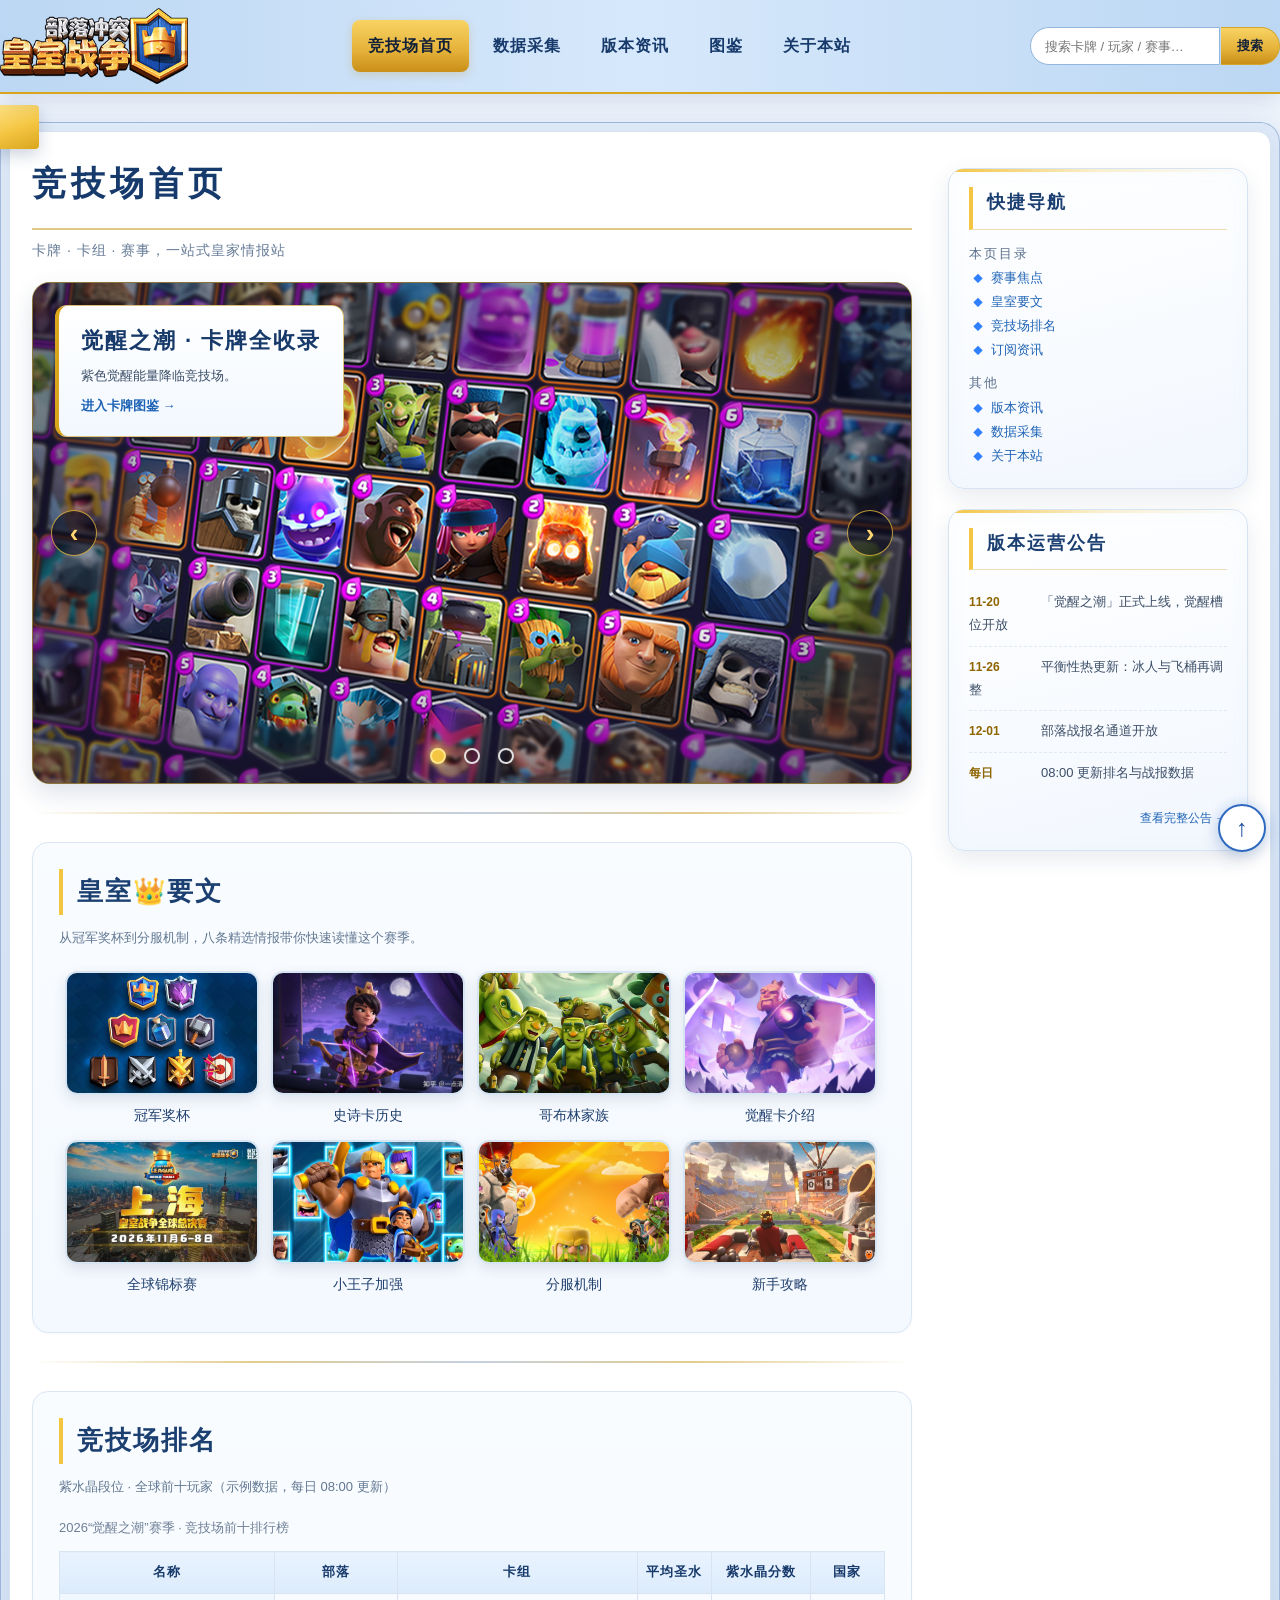
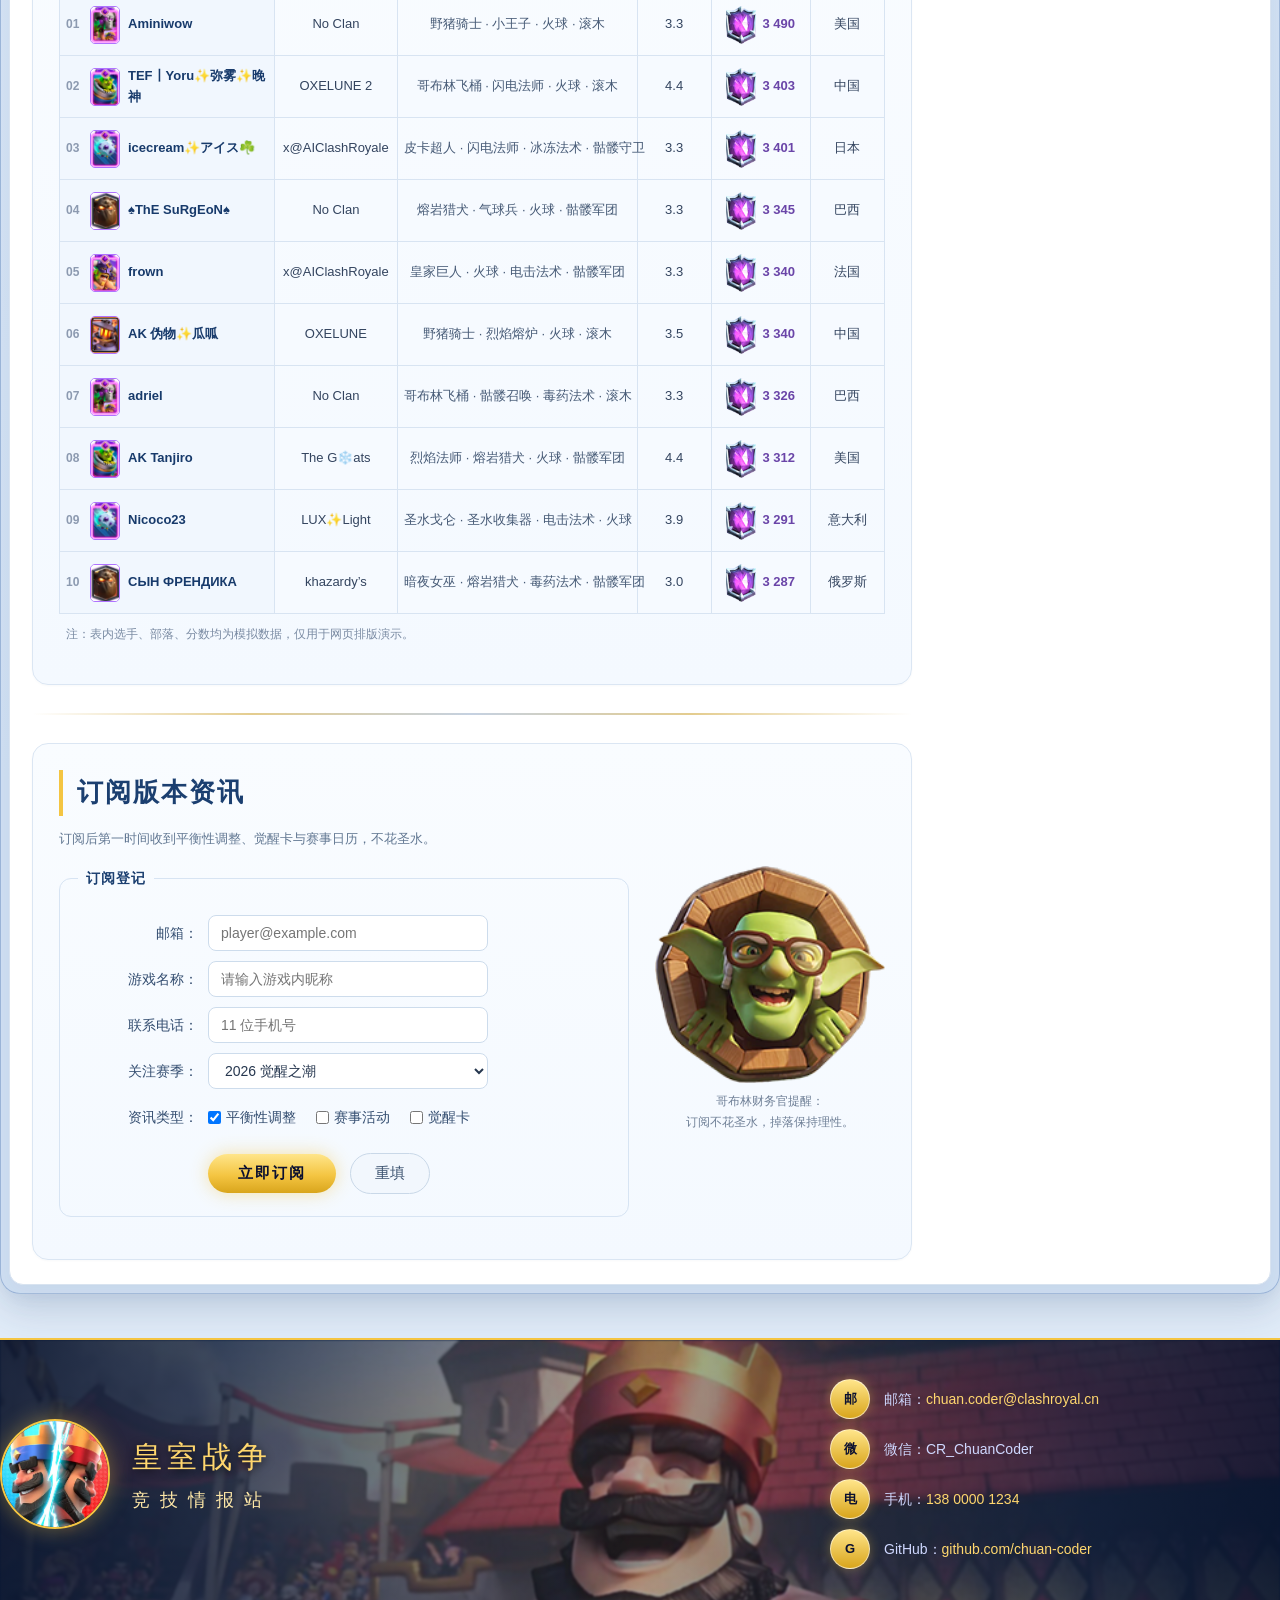
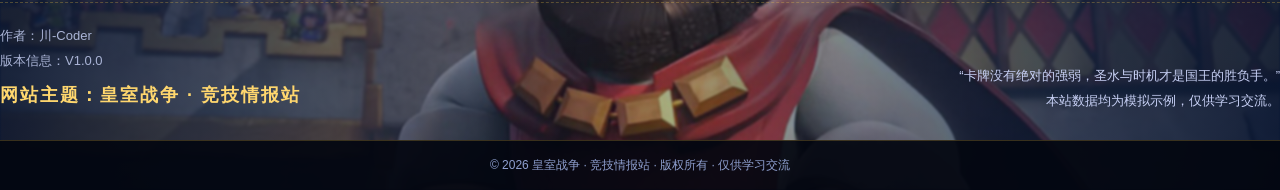
<file: index.html>
<!DOCTYPE html>
<html lang="zh-CN">
<head>
  <meta charset="UTF-8">
  <meta name="viewport" content="width=device-width, initial-scale=1.0">
  <!-- ========== 搜索结果描述(SEO) ==========-->
  <meta name="description" content="皇室战争 · 竞技情报站：卡牌图鉴、热门卡组、竞技场排名与版本资讯一站式查询。">
  <!-- ========== 搜索关键词 ==========-->
  <meta name="keywords" content="皇室战争, Clash Royale, 竞技场排名, 卡组, 觉醒卡">
  <!-- ========== 作者姓名 ==========-->
  <meta name="author" content="川-Coder">
  <title>竞技场首页 · 皇室战争 竞技情报站</title>
  <link rel="stylesheet" href="css/style.css">
</head>

<!-- ========== 顶端锚点 ==========-->
<body id="top">

  <!-- ========== 头部导航 ==========-->
  <header class="site-header">

    <!-- ========== 皇室logo ==========-->
    <div class="header-inner">
      <a class="logo" href="index.html" title="返回竞技场首页">
        <img src="images/icons/ClashRoyalImages.png" alt="皇室战争 · 竞技情报站 Logo">
      </a>

      <!-- ========== 横向主导航 + 淡黄色高亮 ========== -->
      <nav class="main-nav" aria-label="主导航">
        <ul class="nav">
          <li class="active"><a href="index.html">竞技场首页</a></li>
          <li>
            <a href="signup.html">数据采集</a>
          </li>
          <li>
            <a href="news.html">版本资讯</a>
          </li>
          <li>
            <a href="gallery.html">图鉴</a>
          </li>
          <li>
            <a href="about.html">关于本站</a>
          </li>
        </ul>
      </nav>

      <!-- ========== 模拟搜索框 ========== -->
      <form class="search-box" action="#" method="get" role="search" aria-label="站内搜索">
        <input type="text" name="keyword" placeholder="搜索卡牌 / 玩家 / 赛事…">
        <button type="button">搜索</button>
      </form>
    </div>
  </header>

  <!-- ========== 版心卡片(外层背板 + 内层内容区) ========== -->
  <div class="container">
    <div class="container-inner">

    <!-- ========== 中部主内容：Banner图 → 皇室要文 → 排名 → 订阅 ==========-->
    <main class="page-main">
      <h1 class="page-title">竞技场首页</h1>
      <p class="page-subtitle">卡牌 · 卡组 · 赛事，一站式皇家情报站</p>

      <!-- ========== 焦点轮播图(文字说明 + 箭头轮换) ========== -->
      <section class="banner-section" id="banner" aria-label="赛事焦点轮播图">
        <input class="banner-radio" type="radio" name="banner" id="banner-1" checked>
        <input class="banner-radio" type="radio" name="banner" id="banner-2">
        <input class="banner-radio" type="radio" name="banner" id="banner-3">

        <div class="banner-stage">
          <div class="banner-slide slide-1">
            <a class="banner-image" href="images/banner/Cards.jpg" target="_blank" rel="noopener" title="查看觉醒之潮卡牌原图">
              <img src="images/banner/Cards.jpg" alt="觉醒之潮版本 · 卡牌合集">
            </a>
            <div class="banner-caption">
              <h3>觉醒之潮 · 卡牌全收录</h3>
              <p>紫色觉醒能量降临竞技场。</p>
              <a href="gallery.html#dev">进入卡牌图鉴 →</a>
            </div>
            <label class="banner-arrow banner-arrow-prev" for="banner-3" title="上一张：胜利属于国王">‹</label>
            <label class="banner-arrow banner-arrow-next" for="banner-2" title="下一张：2026 CRL 全球总冠军">›</label>
          </div>

          <div class="banner-slide slide-2">
            <a class="banner-image" href="images/banner/Champion.jpg" target="_blank" rel="noopener" title="查看冠军海报原图">
              <img src="images/banner/Champion.jpg" alt="2026 CRL 全球总冠军 Mohamed Light">
            </a>
            <div class="banner-caption">
              <h3>2026 CRL 全球总冠军</h3>
              <p>Mohamed Light 登顶世界之巅。</p>
              <a href="news/crl.html">阅读总决赛报道 →</a>
            </div>
            <label class="banner-arrow banner-arrow-prev" for="banner-1" title="上一张：觉醒之潮 · 卡牌全收录">‹</label>
            <label class="banner-arrow banner-arrow-next" for="banner-3" title="下一张：胜利属于国王">›</label>
          </div>

          <div class="banner-slide slide-3">
            <a class="banner-image" href="images/banner/Victory.jpg" target="_blank" rel="noopener" title="查看胜利时刻原图">
              <img src="images/banner/Victory.jpg" alt="皇室战争胜利时刻 · 国王与卫队">
            </a>
            <div class="banner-caption">
              <h3>胜利属于国王</h3>
              <p>新版平衡性调整已上线。</p>
              <a href="news.html">查看版本动态 →</a>
            </div>
            <label class="banner-arrow banner-arrow-prev" for="banner-2" title="上一张：2026 CRL 全球总冠军">‹</label>
            <label class="banner-arrow banner-arrow-next" for="banner-1" title="下一张：觉醒之潮 · 卡牌全收录">›</label>
          </div>
        </div>

        <div class="banner-dots" aria-label="轮播图切换">
          <label for="banner-1" title="切换到第 1 张" aria-label="切换到第 1 张"></label>
          <label for="banner-2" title="切换到第 2 张" aria-label="切换到第 2 张"></label>
          <label for="banner-3" title="切换到第 3 张" aria-label="切换到第 3 张"></label>
        </div>
      </section>

      <hr class="divider">

      <!-- ========== 皇室👑要文：弹性相册 ========== -->
      <article class="content-block" id="season" aria-label="皇室要文新闻速览">
        <h2 class="album-title">皇室👑要文</h2>
        <p class="section-desc">从冠军奖杯到分服机制，八条精选情报带你快速读懂这个赛季。</p>

        <ul class="album">
          <li>
            <a href="news/trophy.html" title="阅读冠军奖杯资讯"><img src="images/news/Cup.jpg" alt="冠军奖杯与段位徽章"></a>
            <p><a href="news/trophy.html">冠军奖杯</a></p>
          </li>
          <li>
            <a href="news/epic-cards.html" title="阅读史诗卡历史资讯"><img src="images/news/EpicCard.jpg" alt="史诗卡牌原画"></a>
            <p><a href="news/epic-cards.html">史诗卡历史</a></p>
          </li>
          <li>
            <a href="news/goblin.html" title="阅读哥布林家族资讯"><img src="images/news/Goblin.jpg" alt="哥布林家族群像"></a>
            <p><a href="news/goblin.html">哥布林家族</a></p>
          </li>
          <li>
            <a href="news/awakening.html" title="阅读觉醒卡介绍"><img src="images/news/Juexing.jpg" alt="觉醒卡牌原画"></a>
            <p><a href="news/awakening.html">觉醒卡介绍</a></p>
          </li>
          <li>
            <a href="news/crl.html" title="阅读全球锦标赛资讯"><img src="images/news/Match.jpg" alt="CRL 全球总决赛现场"></a>
            <p><a href="news/crl.html">全球锦标赛</a></p>
          </li>
          <li>
            <a href="news/prince.html" title="阅读小王子加强资讯"><img src="images/news/Prince.jpg" alt="小王子卡牌插画"></a>
            <p><a href="news/prince.html">小王子加强</a></p>
          </li>
          <li>
            <a href="news/server-split.html" title="阅读分服机制资讯"><img src="images/news/ServerSplit.jpg" alt="分服机制宣传图"></a>
            <p><a href="news/server-split.html">分服机制</a></p>
          </li>
          <li>
            <a href="news/guide.html" title="阅读新手攻略"><img src="images/news/Guide.jpg" alt="野猪骑士与冰法师的夏日攻略"></a>
            <p><a href="news/guide.html">新手攻略</a></p>
          </li>
        </ul>
      </article>

      <hr class="divider">

      <!-- ========== 竞技场排名：表格(无障碍阅读)========== -->
      <section class="content-block" id="ranking" aria-label="竞技场排名">
        <h2>竞技场排名</h2>
        <p class="section-desc">紫水晶段位 · 全球前十玩家（示例数据，每日 08:00 更新）</p>

        <table class="rank-table">
          <caption>2026“觉醒之潮”赛季 · 竞技场前十排行榜</caption>
          <thead>
            <tr>
              <th scope="col">名称</th>
              <th scope="col">部落</th>
              <th scope="col">卡组</th>
              <th scope="col">平均圣水</th>
              <th scope="col">紫水晶分数</th>
              <th scope="col">国家</th>
            </tr>
          </thead>
          <tbody>
            <tr>
              <th scope="row">
                <span class="rank-no">01</span><img class="fav-icon" src="images/participant/favor1.png" alt="常用卡：锅炉"><span class="player-name">Aminiwow</span>
              </th>
              <td>No Clan</td>
              <td class="deck-cell">野猪骑士 · 小王子 · 火球 · 滚木</td>
              <td>3.3</td>
              <td class="score-cell"><img class="amethyst-row-icon" src="images/icons/Amethyst.png" alt="">3 490</td>
              <td>美国</td>
            </tr>
            <tr>
              <th scope="row">
                <span class="rank-no">02</span><img class="fav-icon" src="images/participant/favor2.png" alt="常用卡：雷电巨人"><span class="player-name">TEF丨Yoru✨弥雾✨晚神</span>
              </th>
              <td>OXELUNE 2</td>
              <td class="deck-cell">哥布林飞桶 · 闪电法师 · 火球 · 滚木</td>
              <td>4.4</td>
              <td class="score-cell"><img class="amethyst-row-icon" src="images/icons/Amethyst.png" alt="">3 403</td>
              <td>中国</td>
            </tr>
            <tr>
              <th scope="row">
                <span class="rank-no">03</span><img class="fav-icon" src="images/participant/favor3.png" alt="常用卡：寒冰法师"><span class="player-name">icecream✨アイス☘️</span>
              </th>
              <td>x@AIClashRoyale</td>
              <td class="deck-cell">皮卡超人 · 闪电法师 · 冰冻法术 · 骷髅守卫</td>
              <td>3.3</td>
              <td class="score-cell"><img class="amethyst-row-icon" src="images/icons/Amethyst.png" alt="">3 401</td>
              <td>日本</td>
            </tr>
            <tr>
              <th scope="row">
                <span class="rank-no">04</span><img class="fav-icon" src="images/participant/favor4.png" alt="常用卡：骷髅召唤"><span class="player-name">♠️ThE SuRgEoN♠️</span>
              </th>
              <td>No Clan</td>
              <td class="deck-cell">熔岩猎犬 · 气球兵 · 火球 · 骷髅军团</td>
              <td>3.3</td>
              <td class="score-cell"><img class="amethyst-row-icon" src="images/icons/Amethyst.png" alt="">3 345</td>
              <td>巴西</td>
            </tr>
            <tr>
              <th scope="row">
                <span class="rank-no">05</span><img class="fav-icon" src="images/participant/favor5.png" alt="常用卡：锅炉"><span class="player-name">frown</span>
              </th>
              <td>x@AIClashRoyale</td>
              <td class="deck-cell">皇家巨人 · 火球 · 电击法术 · 骷髅军团</td>
              <td>3.3</td>
              <td class="score-cell"><img class="amethyst-row-icon" src="images/icons/Amethyst.png" alt="">3 340</td>
              <td>法国</td>
            </tr>
            <tr>
              <th scope="row">
                <span class="rank-no">06</span><img class="fav-icon" src="images/participant/favor6.png" alt="常用卡：天狗"><span class="player-name">AK 伪物✨瓜呱</span>
              </th>
              <td>OXELUNE</td>
              <td class="deck-cell">野猪骑士 · 烈焰熔炉 · 火球 · 滚木</td>
              <td>3.5</td>
              <td class="score-cell"><img class="amethyst-row-icon" src="images/icons/Amethyst.png" alt="">3 340</td>
              <td>中国</td>
            </tr>
            <tr>
              <th scope="row">
                <span class="rank-no">07</span><img class="fav-icon" src="images/participant/favor1.png" alt="常用卡：大胃袋"><span class="player-name">adriel</span>
              </th>
              <td>No Clan</td>
              <td class="deck-cell">哥布林飞桶 · 骷髅召唤 · 毒药法术 · 滚木</td>
              <td>3.3</td>
              <td class="score-cell"><img class="amethyst-row-icon" src="images/icons/Amethyst.png" alt="">3 326</td>
              <td>巴西</td>
            </tr>
            <tr>
              <th scope="row">
                <span class="rank-no">08</span><img class="fav-icon" src="images/participant/favor2.png" alt="常用卡：雷电巨人"><span class="player-name">AK Tanjiro</span>
              </th>
              <td>The G❄️ats</td>
              <td class="deck-cell">烈焰法师 · 熔岩猎犬 · 火球 · 骷髅军团</td>
              <td>4.4</td>
              <td class="score-cell"><img class="amethyst-row-icon" src="images/icons/Amethyst.png" alt="">3 312</td>
              <td>美国</td>
            </tr>
            <tr>
              <th scope="row">
                <span class="rank-no">09</span><img class="fav-icon" src="images/participant/favor3.png" alt="常用卡：野蛮人工程锤"><span class="player-name">Nicoco23</span>
              </th>
              <td>LUX✨Light</td>
              <td class="deck-cell">圣水戈仑 · 圣水收集器 · 电击法术 · 火球</td>
              <td>3.9</td>
              <td class="score-cell"><img class="amethyst-row-icon" src="images/icons/Amethyst.png" alt="">3 291</td>
              <td>意大利</td>
            </tr>
            <tr>
              <th scope="row">
                <span class="rank-no">10</span><img class="fav-icon" src="images/participant/favor4.png" alt="常用卡：大胃袋"><span class="player-name">СЫН ФРЕНДИКА</span>
              </th>
              <td>khazardy’s</td>
              <td class="deck-cell">暗夜女巫 · 熔岩猎犬 · 毒药法术 · 骷髅军团</td>
              <td>3.0</td>
              <td class="score-cell"><img class="amethyst-row-icon" src="images/icons/Amethyst.png" alt="">3 287</td>
              <td>俄罗斯</td>
            </tr>
          </tbody>
          <tfoot>
            <tr>
              <td colspan="6">注：表内选手、部落、分数均为模拟数据，仅用于网页排版演示。</td>
            </tr>
          </tfoot>
        </table>
      </section>

      <hr class="divider">

      <!-- ========== 订阅版本资讯(表单 + 图标) ========== -->
      <section class="content-block" id="subscribe" aria-label="订阅版本资讯">
        <h2>订阅版本资讯</h2>
        <p class="section-desc">订阅后第一时间收到平衡性调整、觉醒卡与赛事日历，不花圣水。</p>

        <div class="subscribe-inner">
          <form class="subscribe-form" action="#" method="post">
            <fieldset>
              <legend>订阅登记</legend>

              <div class="order">
                <label for="sub-mail">邮箱：</label>
                <input type="email" id="sub-mail" name="mail" placeholder="player@example.com" required>
              </div>

              <div class="order">
                <label for="sub-name">游戏名称：</label>
                <input type="text" id="sub-name" name="gameName" maxlength="16" placeholder="请输入游戏内昵称" required>
              </div>

              <div class="order">
                <label for="sub-tel">联系电话：</label>
                <input type="text" id="sub-tel" name="tel" pattern="[0-9]{11}" maxlength="11" placeholder="11 位手机号" required>
              </div>

              <div class="order">
                <label for="sub-season">关注赛季：</label>
                <select id="sub-season" name="season">
                  <option value="2026-s1" selected>2026 觉醒之潮</option>
                  <option value="2026-s2">2026 紫水晶远征</option>
                  <option value="2025-final">2025 全球总决赛</option>
                  <option value="2024-classic">2024 经典赛季</option>
                  <option value="2023-goblin">2023 哥布林崛起</option>
                </select>
              </div>

              <div class="order">
                <span class="order-label">资讯类型：</span>
                <div class="choices">
                  <label><input type="checkbox" name="type" value="balance" checked>平衡性调整</label>
                  <label><input type="checkbox" name="type" value="event">赛事活动</label>
                  <label><input type="checkbox" name="type" value="awaken">觉醒卡</label>
                </div>
              </div>

              <div class="form-actions">
                <button type="submit">立即订阅</button>
                <button type="reset">重填</button>
              </div>
            </fieldset>
          </form>

          <div class="subscribe-poster">
            <img src="images/list-side.png" alt="哥布林财务官头像">
            <p>哥布林财务官提醒：<br>订阅不花圣水，掉落保持理性。</p>
          </div>
        </div>
      </section>
    </main>

    <!-- ========== 侧边栏(快捷导航 + 版本运营公告) ========== -->
    <aside class="side-right" aria-label="快捷导航与运营公告">
      <section class="side-card">
        <h3>快捷导航</h3>
        <nav class="side-nav" aria-label="首页快捷导航">
          <p class="side-sub-title">本页目录</p>
          <ul>
            <li><a href="#banner">赛事焦点</a></li>
            <li><a href="#season">皇室要文</a></li>
            <li><a href="#ranking">竞技场排名</a></li>
            <li><a href="#subscribe">订阅资讯</a></li>
          </ul>
          <p class="side-sub-title">其他</p>
          <ul>
            <li><a href="news.html">版本资讯</a></li>
            <li><a href="signup.html">数据采集</a></li>
            <li><a href="about.html">关于本站</a></li>
          </ul>
        </nav>
      </section>

      <section class="side-card">
        <h3>版本运营公告</h3>
        <ul class="notice-list">
          <li><span class="notice-date">11-20</span>「觉醒之潮」正式上线，觉醒槽位开放</li>
          <li><span class="notice-date">11-26</span>平衡性热更新：冰人与飞桶再调整</li>
          <li><span class="notice-date">12-01</span>部落战报名通道开放</li>
          <li><span class="notice-date">每日</span>08:00 更新排名与战报数据</li>
        </ul>
        <p class="side-link"><a href="news.html#list">查看完整公告 →</a></p>
      </section>
    </aside>
    </div>
  </div>

  <!-- ========== 返回顶部(箭头) ========== -->
  <a class="back-top" href="#top" title="返回页面顶部" aria-label="返回页面顶部">↑</a>

  <!-- ========== 统一底栏 ========== -->
  <footer class="site-footer">

    <!-- ========== 模糊红国王背景(渐变蓝) ========== -->
    <img class="footer-bg" src="images/backgroud/RedKing.jpg" alt="" aria-hidden="true">

    <!-- ========== Logo + 站点名 ========== -->
    <div class="footer-inner">
      <div class="footer-top">
        <div class="footer-brand">
          <img class="footer-logo" src="images/icons/ClashRoyalImages2.png" alt="皇室战争双国王 Logo">
          <div class="footer-titles">
            <p class="footer-title-main">皇室战争</p>
            <p class="footer-title-sub">竞技情报站</p>
          </div>
        </div>

        <!-- ========== 模拟联系方式 ========== -->
        <ul class="footer-contact">
          <li><span class="contact-circle">邮</span><span>邮箱：<a href="mailto:chuan.coder@clashroyal.cn">chuan.coder@clashroyal.cn</a></span></li>
          <li><span class="contact-circle">微</span><span>微信：CR_ChuanCoder</span></li>
          <li><span class="contact-circle">电</span><span>手机：<a href="tel:13800001234">138 0000 1234</a></span></li>
          <li><span class="contact-circle">G</span><span>GitHub：<a href="https://github.com/chuan-coder" target="_blank" rel="noopener" title="川-Coder 的 GitHub 主页">github.com/chuan-coder</a></span></li>
        </ul>
      </div>

      <!-- ========== 个人网站版权信息 ========== -->
      <div class="footer-lower">
        <div class="footer-info">
          <p>作者：川-Coder</p>
          <p>版本信息：V1.0.0</p>
          <p class="footer-theme">网站主题：皇室战争 · 竞技情报站</p>
        </div>
        <p class="footer-quote">“卡牌没有绝对的强弱，圣水与时机才是国王的胜负手。”<br>本站数据均为模拟示例，仅供学习交流。</p>
      </div>
    </div>

    <div class="footer-copy">
      <p>&copy; 2026 皇室战争 · 竞技情报站 · 版权所有 · 仅供学习交流</p>
    </div>
  </footer>

</body>
</html>
</file>
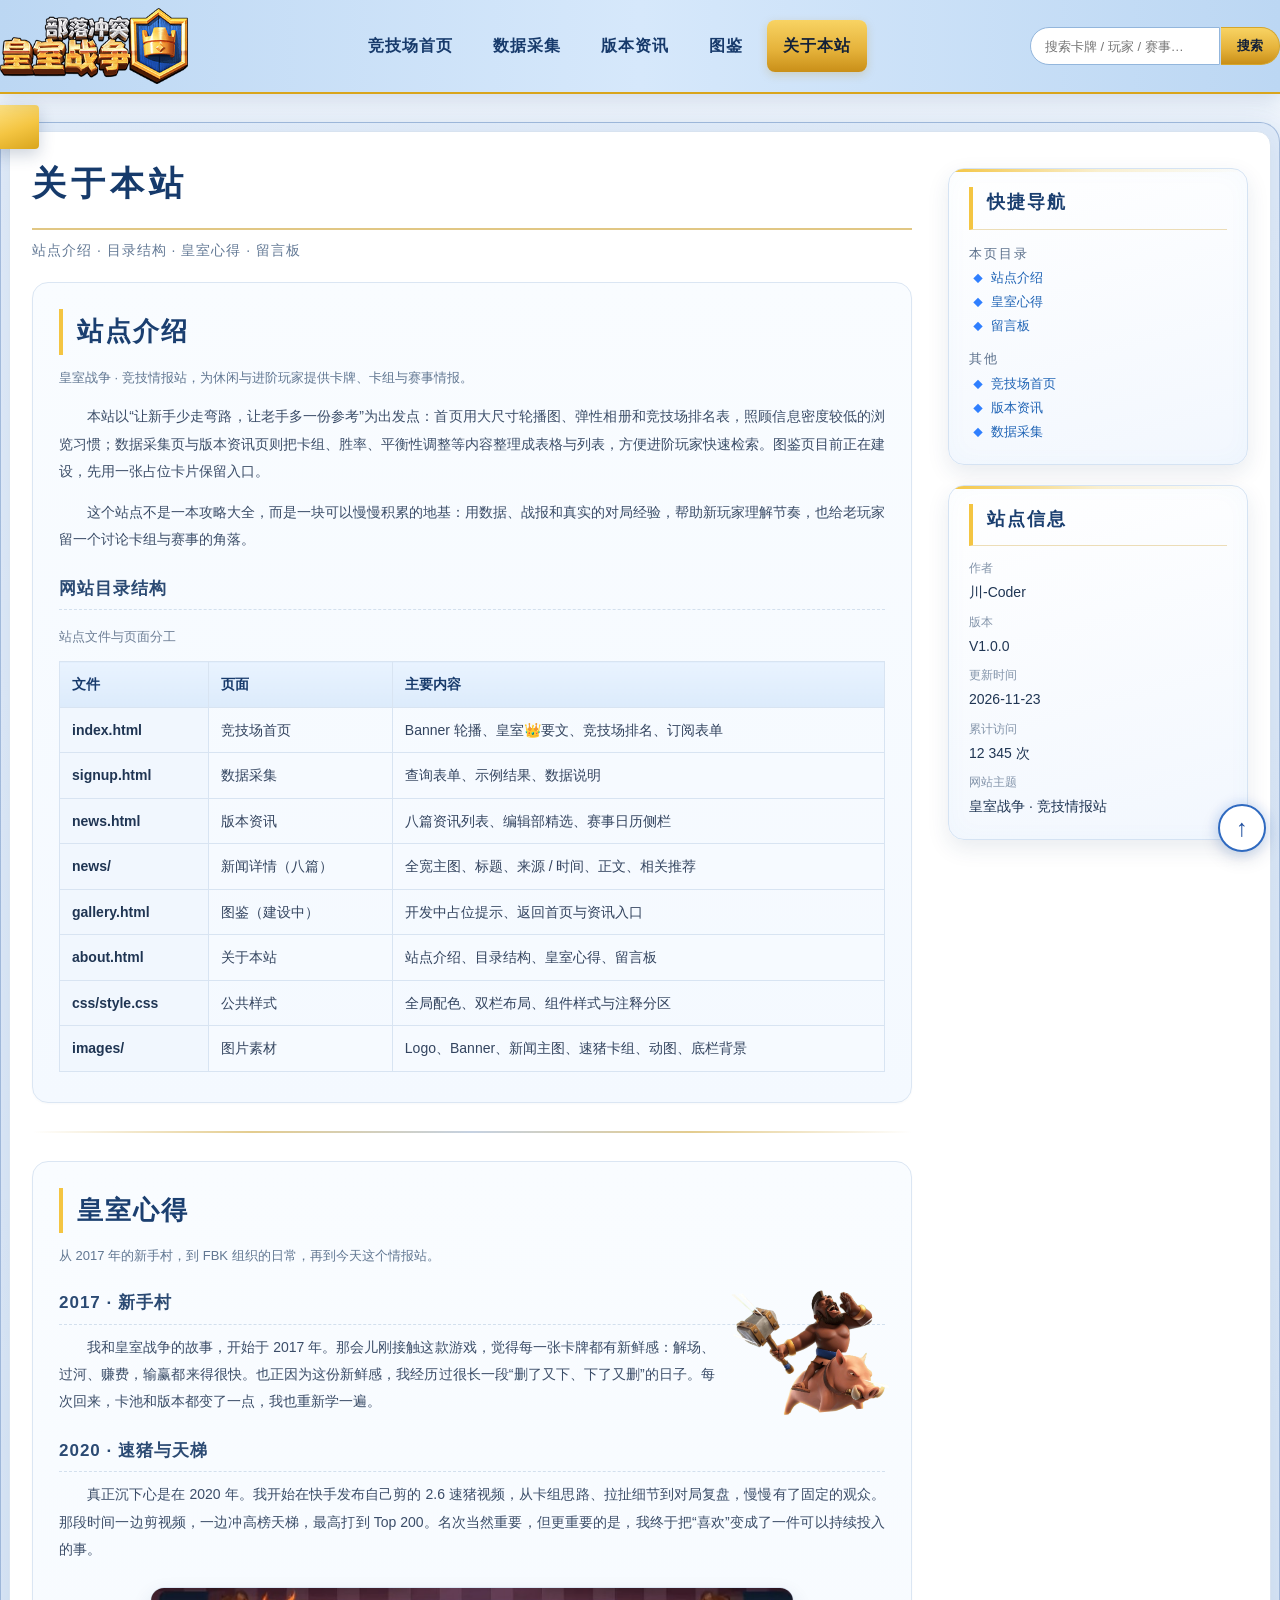
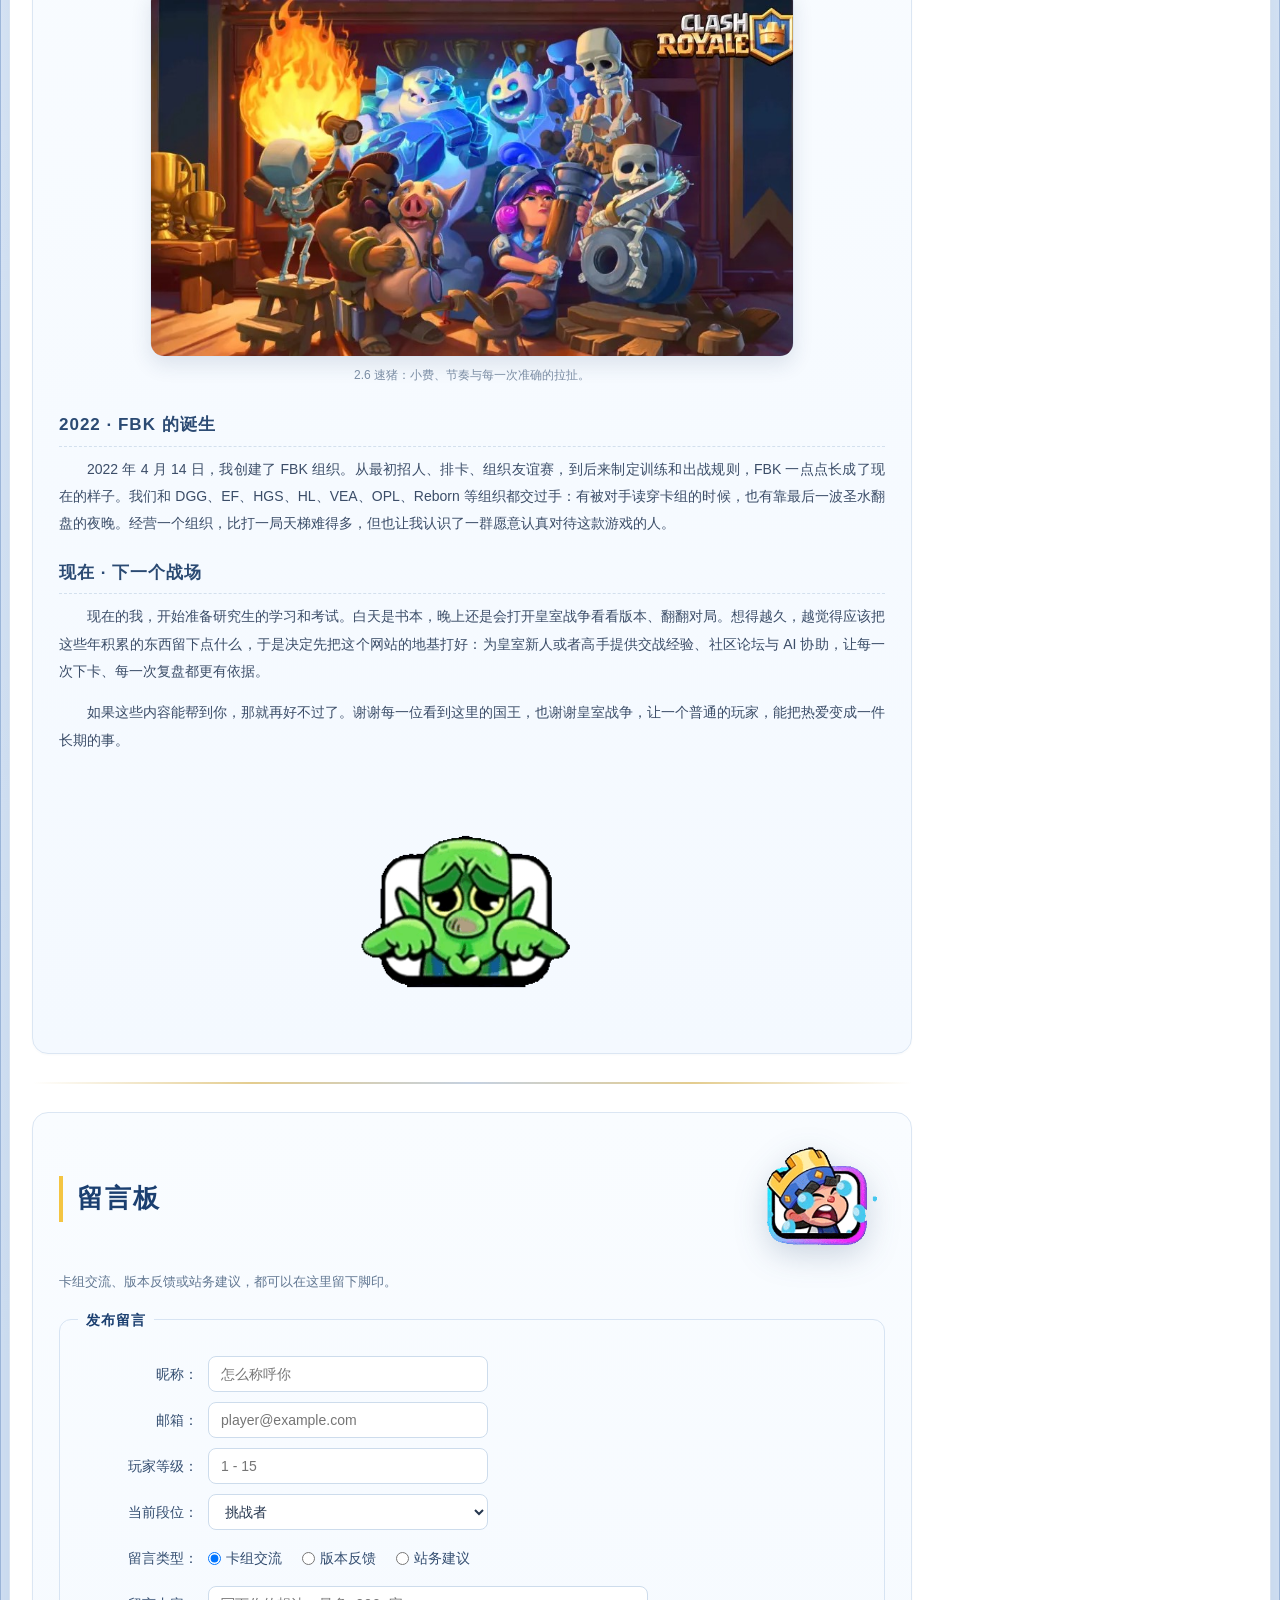
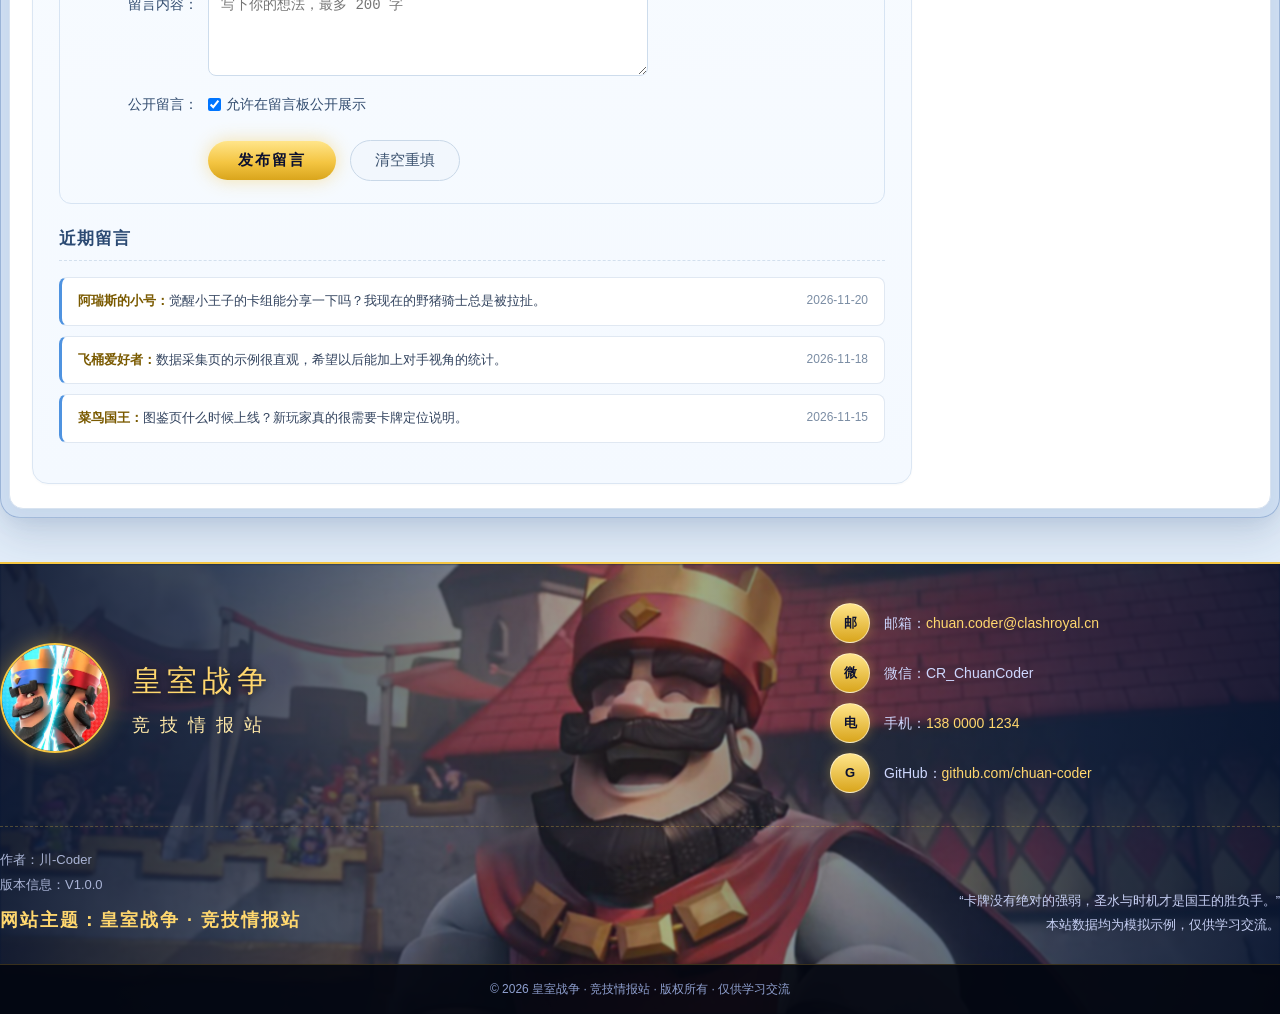
<file: about.html>
<!DOCTYPE html>
<html lang="zh-CN">
<head>
  <meta charset="UTF-8">
  <meta name="viewport" content="width=device-width, initial-scale=1.0">
    <!-- ========== 搜索结果描述(SEO) ==========-->
  <meta name="description" content="皇室战争 · 竞技情报站：卡牌图鉴、热门卡组、竞技场排名与版本资讯一站式查询。">
  <!-- ========== 搜索关键词 ==========-->
  <meta name="keywords" content="皇室战争, Clash Royale, 竞技场排名, 卡组, 觉醒卡">
  <!-- ========== 作者姓名 ==========-->
  <meta name="author" content="川-Coder">
  <title>关于本站 · 皇室战争 竞技情报站</title>
  <link rel="stylesheet" href="css/style.css">
</head>

<!-- ========== 顶端锚点 ==========-->
<body id="top">

  <!-- ========== 头部导航 ==========-->
  <header class="site-header">

    <!-- ========== 皇室logo ==========-->
    <div class="header-inner">
      <a class="logo" href="index.html" title="返回竞技场首页">
        <img src="images/icons/ClashRoyalImages.png" alt="皇室战争 · 竞技情报站 Logo">
      </a>

      <!-- ========== 横向主导航 + 淡黄色高亮 ========== -->
      <nav class="main-nav" aria-label="主导航">
        <ul class="nav">
          <li><a href="index.html">竞技场首页</a></li>
          <li>
            <a href="signup.html">数据采集</a>
          </li>
          <li>
            <a href="news.html">版本资讯</a>
          </li>
          <li>
            <a href="gallery.html">图鉴</a>
          </li>
          <li class="active">
            <a href="about.html">关于本站</a>
          </li>
        </ul>
      </nav>

      <!-- ========== 模拟搜索框 ========== -->
      <form class="search-box" action="#" method="get" role="search" aria-label="站内搜索（装饰占位）">
        <input type="text" name="keyword" placeholder="搜索卡牌 / 玩家 / 赛事…">
        <button type="button">搜索</button>
      </form>
    </div>
  </header>

  <div class="container">
    <div class="container-inner">

    <!-- ========== 中部内容：站点介绍 → 皇室心得 → 留言板 ==========-->
    <main class="page-main">
      <h1 class="page-title">关于本站</h1>
      <p class="page-subtitle">站点介绍 · 目录结构 · 皇室心得 · 留言板</p>

      <!-- ========== 内容分区：站点介绍 ==========-->
      <section class="content-block" id="intro" aria-label="站点介绍">
        <h2>站点介绍</h2>
        <p class="section-desc">皇室战争 · 竞技情报站，为休闲与进阶玩家提供卡牌、卡组与赛事情报。</p>

        <div class="article-body">
          <p>本站以“让新手少走弯路，让老手多一份参考”为出发点：首页用大尺寸轮播图、弹性相册和竞技场排名表，照顾信息密度较低的浏览习惯；数据采集页与版本资讯页则把卡组、胜率、平衡性调整等内容整理成表格与列表，方便进阶玩家快速检索。图鉴页目前正在建设，先用一张占位卡片保留入口。</p>
          <p>这个站点不是一本攻略大全，而是一块可以慢慢积累的地基：用数据、战报和真实的对局经验，帮助新玩家理解节奏，也给老玩家留一个讨论卡组与赛事的角落。</p>
        </div>

        <h3>网站目录结构</h3>
        <table class="data-table">
          <caption>站点文件与页面分工</caption>
          <thead>
            <tr>
              <th scope="col">文件</th>
              <th scope="col">页面</th>
              <th scope="col">主要内容</th>
            </tr>
          </thead>
          <tbody>
            <tr>
              <th scope="row">index.html</th>
              <td>竞技场首页</td>
              <td>Banner 轮播、皇室👑要文、竞技场排名、订阅表单</td>
            </tr>
            <tr>
              <th scope="row">signup.html</th>
              <td>数据采集</td>
              <td>查询表单、示例结果、数据说明</td>
            </tr>
            <tr>
              <th scope="row">news.html</th>
              <td>版本资讯</td>
              <td>八篇资讯列表、编辑部精选、赛事日历侧栏</td>
            </tr>
            <tr>
              <th scope="row">news/</th>
              <td>新闻详情（八篇）</td>
              <td>全宽主图、标题、来源 / 时间、正文、相关推荐</td>
            </tr>
            <tr>
              <th scope="row">gallery.html</th>
              <td>图鉴（建设中）</td>
              <td>开发中占位提示、返回首页与资讯入口</td>
            </tr>
            <tr>
              <th scope="row">about.html</th>
              <td>关于本站</td>
              <td>站点介绍、目录结构、皇室心得、留言板</td>
            </tr>
            <tr>
              <th scope="row">css/style.css</th>
              <td>公共样式</td>
              <td>全局配色、双栏布局、组件样式与注释分区</td>
            </tr>
            <tr>
              <th scope="row">images/</th>
              <td>图片素材</td>
              <td>Logo、Banner、新闻主图、速猪卡组、动图、底栏背景</td>
            </tr>
          </tbody>
        </table>

      </section>

      <hr class="divider">

      <!-- ========== 内容分区 : 皇室心得 ==========-->
      <section class="content-block" id="story" aria-label="皇室心得">
        <h2>皇室心得</h2>
        <p class="section-desc">从 2017 年的新手村，到 FBK 组织的日常，再到今天这个情报站。</p>

        <div class="article-body story-body">
          <img class="story-pig" src="images/icons/Pig.png" alt="野猪骑士">
          <h3>2017 · 新手村</h3>
          <p>我和皇室战争的故事，开始于 2017 年。那会儿刚接触这款游戏，觉得每一张卡牌都有新鲜感：解场、过河、赚费，输赢都来得很快。也正因为这份新鲜感，我经历过很长一段“删了又下、下了又删”的日子。每次回来，卡池和版本都变了一点，我也重新学一遍。</p>

          <h3>2020 · 速猪与天梯</h3>
          <p>真正沉下心是在 2020 年。我开始在快手发布自己剪的 2.6 速猪视频，从卡组思路、拉扯细节到对局复盘，慢慢有了固定的观众。那段时间一边剪视频，一边冲高榜天梯，最高打到 Top 200。名次当然重要，但更重要的是，我终于把“喜欢”变成了一件可以持续投入的事。</p>
          <figure class="story-figure">
            <img src="images/backgroud/Fast2.6.jpg" alt="2.6 速猪卡组">
            <figcaption>2.6 速猪：小费、节奏与每一次准确的拉扯。</figcaption>
          </figure>

          <h3>2022 · FBK 的诞生</h3>
          <p>2022 年 4 月 14 日，我创建了 FBK 组织。从最初招人、排卡、组织友谊赛，到后来制定训练和出战规则，FBK 一点点长成了现在的样子。我们和 DGG、EF、HGS、HL、VEA、OPL、Reborn 等组织都交过手：有被对手读穿卡组的时候，也有靠最后一波圣水翻盘的夜晚。经营一个组织，比打一局天梯难得多，但也让我认识了一群愿意认真对待这款游戏的人。</p>

          <h3>现在 · 下一个战场</h3>
          <p>现在的我，开始准备研究生的学习和考试。白天是书本，晚上还是会打开皇室战争看看版本、翻翻对局。想得越久，越觉得应该把这些年积累的东西留下点什么，于是决定先把这个网站的地基打好：为皇室新人或者高手提供交战经验、社区论坛与 AI 协助，让每一次下卡、每一次复盘都更有依据。</p>
          <p>如果这些内容能帮到你，那就再好不过了。谢谢每一位看到这里的国王，也谢谢皇室战争，让一个普通的玩家，能把热爱变成一件长期的事。</p>
          <img class="thanks-gif" src="images/gif/Mimimi.gif" alt="谢谢每一位国王">
        </div>
      </section>

      <hr class="divider">

      <!-- ========== 内容分区：留言板 ==========-->
      <section class="content-block" id="board" aria-label="留言板">
        <div class="block-head">
          <h2>留言板</h2>
          <img class="head-deco deco-gagaga" src="images/gif/Gagaga.gif" alt="哭泣国王动图">
        </div>
        <p class="section-desc">卡组交流、版本反馈或站务建议，都可以在这里留下脚印。</p>

        <form action="#" method="post">
          <fieldset>
            <legend>发布留言</legend>

            <div class="order">
              <label for="m-name">昵称：</label>
              <input type="text" id="m-name" name="nickname" maxlength="12" placeholder="怎么称呼你" required>
            </div>

            <div class="order">
              <label for="m-mail">邮箱：</label>
              <input type="email" id="m-mail" name="mail" placeholder="player@example.com" required>
            </div>

            <div class="order">
              <label for="m-level">玩家等级：</label>
              <input type="number" id="m-level" name="level" min="1" max="15" placeholder="1 - 15" required>
            </div>

            <div class="order">
              <label for="m-rank">当前段位：</label>
              <select id="m-rank" name="rank">
                <option value="challenger" selected>挑战者</option>
                <option value="master">大师</option>
                <option value="champion">冠军</option>
                <option value="royal">皇家</option>
                <option value="amethyst">紫水晶</option>
              </select>
            </div>

            <div class="order">
              <span class="order-label">留言类型：</span>
              <div class="choices">
                <label><input type="radio" name="msgType" value="deck" checked>卡组交流</label>
                <label><input type="radio" name="msgType" value="version">版本反馈</label>
                <label><input type="radio" name="msgType" value="site">站务建议</label>
              </div>
            </div>

            <div class="order">
              <label for="m-msg">留言内容：</label>
              <textarea id="m-msg" name="message" rows="3" cols="40" placeholder="写下你的想法，最多 200 字" maxlength="200" required></textarea>
            </div>

            <div class="order">
              <span class="order-label">公开留言：</span>
              <div class="choices">
                <label><input type="checkbox" name="public" value="yes" checked>允许在留言板公开展示</label>
              </div>
            </div>

            <div class="form-actions">
              <button type="submit">发布留言</button>
              <button type="reset">清空重填</button>
            </div>
          </fieldset>
        </form>

        <h3>近期留言</h3>
        <ul class="message-list">
          <li>
            <span>2026-11-20</span>
            <strong>阿瑞斯的小号：</strong>觉醒小王子的卡组能分享一下吗？我现在的野猪骑士总是被拉扯。
          </li>
          <li>
            <span>2026-11-18</span>
            <strong>飞桶爱好者：</strong>数据采集页的示例很直观，希望以后能加上对手视角的统计。
          </li>
          <li>
            <span>2026-11-15</span>
            <strong>菜鸟国王：</strong>图鉴页什么时候上线？新玩家真的很需要卡牌定位说明。
          </li>
        </ul>
      </section>
    </main>

    <!-- 右边栏：快捷导航（本页目录 + 其他） + 站点信息 -->
    <aside class="side-right" aria-label="快捷导航与站点信息">
      <section class="side-card">
        <h3>快捷导航</h3>
        <nav class="side-nav" aria-label="关于本站页快捷导航">
          <p class="side-sub-title">本页目录</p>
          <ul>
            <li><a href="#intro">站点介绍</a></li>
            <li><a href="#story">皇室心得</a></li>
            <li><a href="#board">留言板</a></li>
          </ul>
          <p class="side-sub-title">其他</p>
          <ul>
            <li><a href="index.html">竞技场首页</a></li>
            <li><a href="news.html">版本资讯</a></li>
            <li><a href="signup.html">数据采集</a></li>
          </ul>
        </nav>
      </section>

      <section class="side-card">
        <h3>站点信息</h3>
        <dl class="site-info">
          <dt>作者</dt>
          <dd>川-Coder</dd>
          <dt>版本</dt>
          <dd>V1.0.0</dd>
          <dt>更新时间</dt>
          <dd>2026-11-23</dd>
          <dt>累计访问</dt>
          <dd>12 345 次</dd>
          <dt>网站主题</dt>
          <dd>皇室战争 · 竞技情报站</dd>
        </dl>
      </section>
    </aside>
    </div>
  </div>

  <!-- ========== 返回顶部：右侧空白区域的圆形箭头 ========== -->
  <a class="back-top" href="#top" title="返回页面顶部" aria-label="返回页面顶部">↑</a>

  <!-- ========== 统一底栏 ========== -->
  <footer class="site-footer">

    <!-- ========== 模糊红国王背景(渐变蓝) ========== -->
    <img class="footer-bg" src="images/backgroud/RedKing.jpg" alt="" aria-hidden="true">

    <!-- ========== Logo + 站点名 ========== -->
    <div class="footer-inner">
      <div class="footer-top">
        <div class="footer-brand">
          <img class="footer-logo" src="images/icons/ClashRoyalImages2.png" alt="皇室战争双国王 Logo">
          <div class="footer-titles">
            <p class="footer-title-main">皇室战争</p>
            <p class="footer-title-sub">竞技情报站</p>
          </div>
        </div>

        <!-- ========== 模拟联系方式 ========== -->
        <ul class="footer-contact">
          <li><span class="contact-circle">邮</span><span>邮箱：<a href="mailto:chuan.coder@clashroyal.cn">chuan.coder@clashroyal.cn</a></span></li>
          <li><span class="contact-circle">微</span><span>微信：CR_ChuanCoder</span></li>
          <li><span class="contact-circle">电</span><span>手机：<a href="tel:13800001234">138 0000 1234</a></span></li>
          <li><span class="contact-circle">G</span><span>GitHub：<a href="https://github.com/chuan-coder" target="_blank" rel="noopener" title="川-Coder 的 GitHub 主页">github.com/chuan-coder</a></span></li>
        </ul>
      </div>

      <!-- ========== 个人网站版权信息 ========== -->
      <div class="footer-lower">
        <div class="footer-info">
          <p>作者：川-Coder</p>
          <p>版本信息：V1.0.0</p>
          <p class="footer-theme">网站主题：皇室战争 · 竞技情报站</p>
        </div>
        <p class="footer-quote">“卡牌没有绝对的强弱，圣水与时机才是国王的胜负手。”<br>本站数据均为模拟示例，仅供学习交流。</p>
      </div>
    </div>

    <div class="footer-copy">
      <p>&copy; 2026 皇室战争 · 竞技情报站 · 版权所有 · 仅供学习交流</p>
    </div>
  </footer>

</body>
</html>
</file>
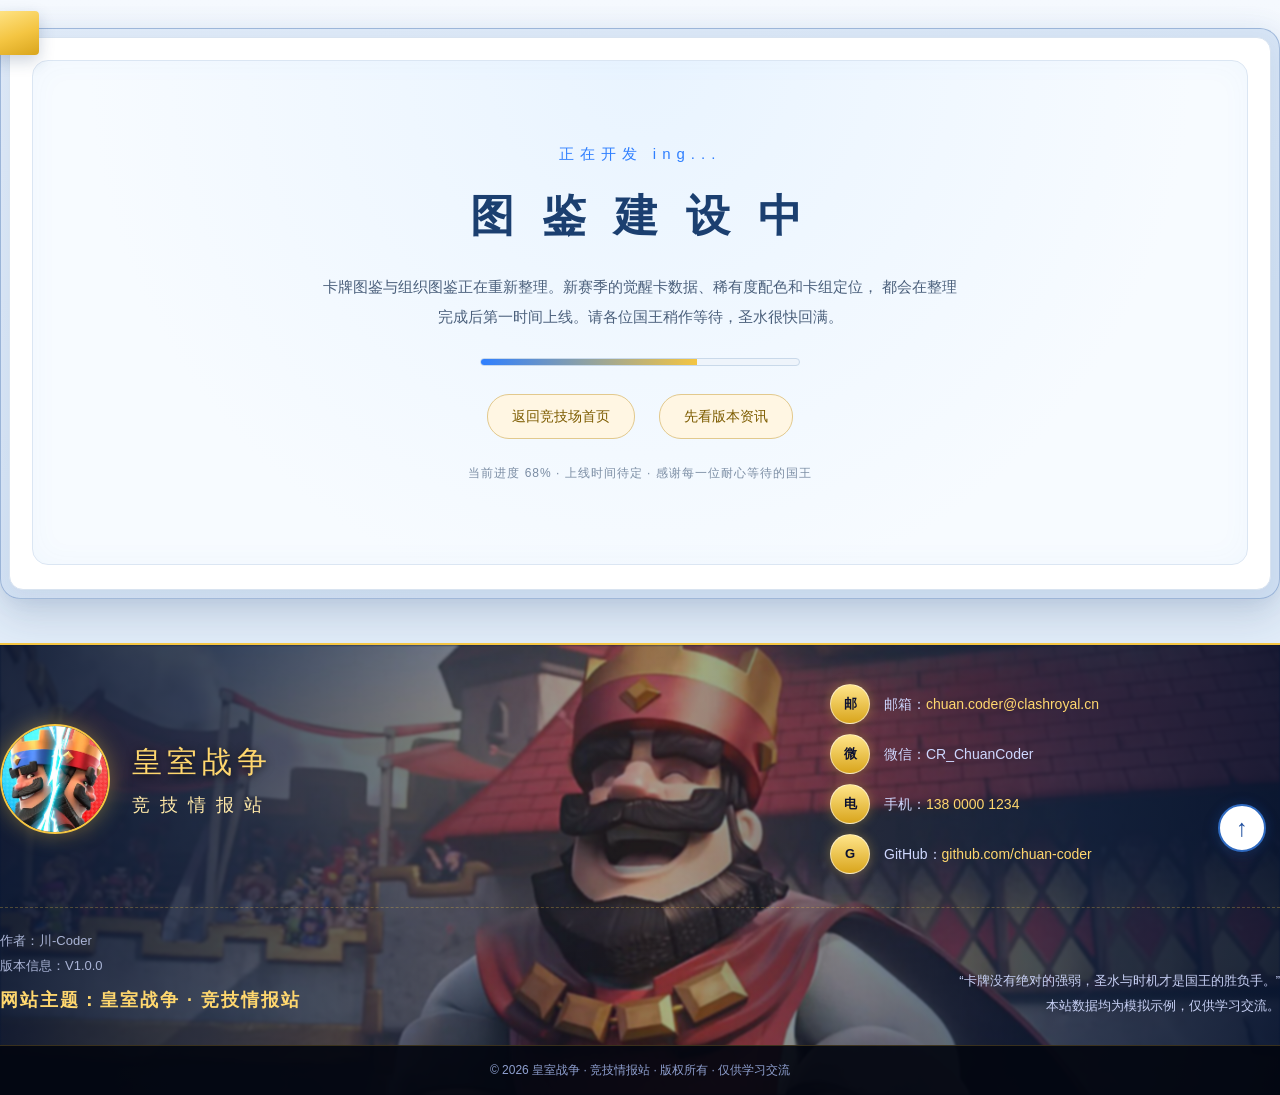
<file: gallery.html>
<!DOCTYPE html>
<html lang="zh-CN">
<head>
  <meta charset="UTF-8">
  <meta name="viewport" content="width=device-width, initial-scale=1.0">
  <!-- ========== 搜索结果描述(SEO) ==========-->
  <meta name="description" content="皇室战争 · 竞技情报站：卡牌图鉴、热门卡组、竞技场排名与版本资讯一站式查询。">
  <!-- ========== 搜索关键词 ==========-->
  <meta name="keywords" content="皇室战争, Clash Royale, 竞技场排名, 卡组, 觉醒卡">
  <!-- ========== 作者姓名 ==========-->
  <meta name="author" content="川-Coder">
  <title>图鉴（建设中）· 皇室战争 竞技情报站</title>
  <link rel="stylesheet" href="css/style.css">
</head>

<!-- ========== 顶端锚点 ==========-->
<body id="top">

  <!-- ========== 版心卡片：正在开发 ========== -->
  <main class="container container-single" id="dev">
    <div class="container-inner">
    <section class="under-wrap" aria-label="图鉴开发中">
      <p class="under-ing">正在开发 ing...</p>
      <h1 class="under-title">图 鉴 建 设 中</h1>
      <p class="under-text">
        卡牌图鉴与组织图鉴正在重新整理。新赛季的觉醒卡数据、稀有度配色和卡组定位，
        都会在整理完成后第一时间上线。请各位国王稍作等待，圣水很快回满。
      </p>
      <div class="loading-bar"><span></span></div>
      <div class="under-links">
        <a href="index.html">返回竞技场首页</a>
        <a href="news.html">先看版本资讯</a>
      </div>
      <p class="under-note">当前进度 68% · 上线时间待定 · 感谢每一位耐心等待的国王</p>
    </section>
    </div>
  </main>

  <!-- ========== 返回顶部：右侧空白区域的圆形箭头 ========== -->
  <a class="back-top" href="#top" title="返回页面顶部" aria-label="返回页面顶部">↑</a>

  <!-- ========== 统一底栏 ========== -->
  <footer class="site-footer">

    <!-- ========== 模糊红国王背景(渐变蓝) ========== -->
    <img class="footer-bg" src="images/backgroud/RedKing.jpg" alt="" aria-hidden="true">

    <!-- ========== Logo + 站点名 ========== -->
    <div class="footer-inner">
      <div class="footer-top">
        <div class="footer-brand">
          <img class="footer-logo" src="images/icons/ClashRoyalImages2.png" alt="皇室战争双国王 Logo">
          <div class="footer-titles">
            <p class="footer-title-main">皇室战争</p>
            <p class="footer-title-sub">竞技情报站</p>
          </div>
        </div>

        <!-- ========== 模拟联系方式 ========== -->
        <ul class="footer-contact">
          <li><span class="contact-circle">邮</span><span>邮箱：<a href="mailto:chuan.coder@clashroyal.cn">chuan.coder@clashroyal.cn</a></span></li>
          <li><span class="contact-circle">微</span><span>微信：CR_ChuanCoder</span></li>
          <li><span class="contact-circle">电</span><span>手机：<a href="tel:13800001234">138 0000 1234</a></span></li>
          <li><span class="contact-circle">G</span><span>GitHub：<a href="https://github.com/chuan-coder" target="_blank" rel="noopener" title="川-Coder 的 GitHub 主页">github.com/chuan-coder</a></span></li>
        </ul>
      </div>

      <!-- ========== 个人网站版权信息 ========== -->
      <div class="footer-lower">
        <div class="footer-info">
          <p>作者：川-Coder</p>
          <p>版本信息：V1.0.0</p>
          <p class="footer-theme">网站主题：皇室战争 · 竞技情报站</p>
        </div>
        <p class="footer-quote">“卡牌没有绝对的强弱，圣水与时机才是国王的胜负手。”<br>本站数据均为模拟示例，仅供学习交流。</p>
      </div>
    </div>

    <div class="footer-copy">
      <p>&copy; 2026 皇室战争 · 竞技情报站 · 版权所有 · 仅供学习交流</p>
    </div>
  </footer>

</body>
</html>
</file>
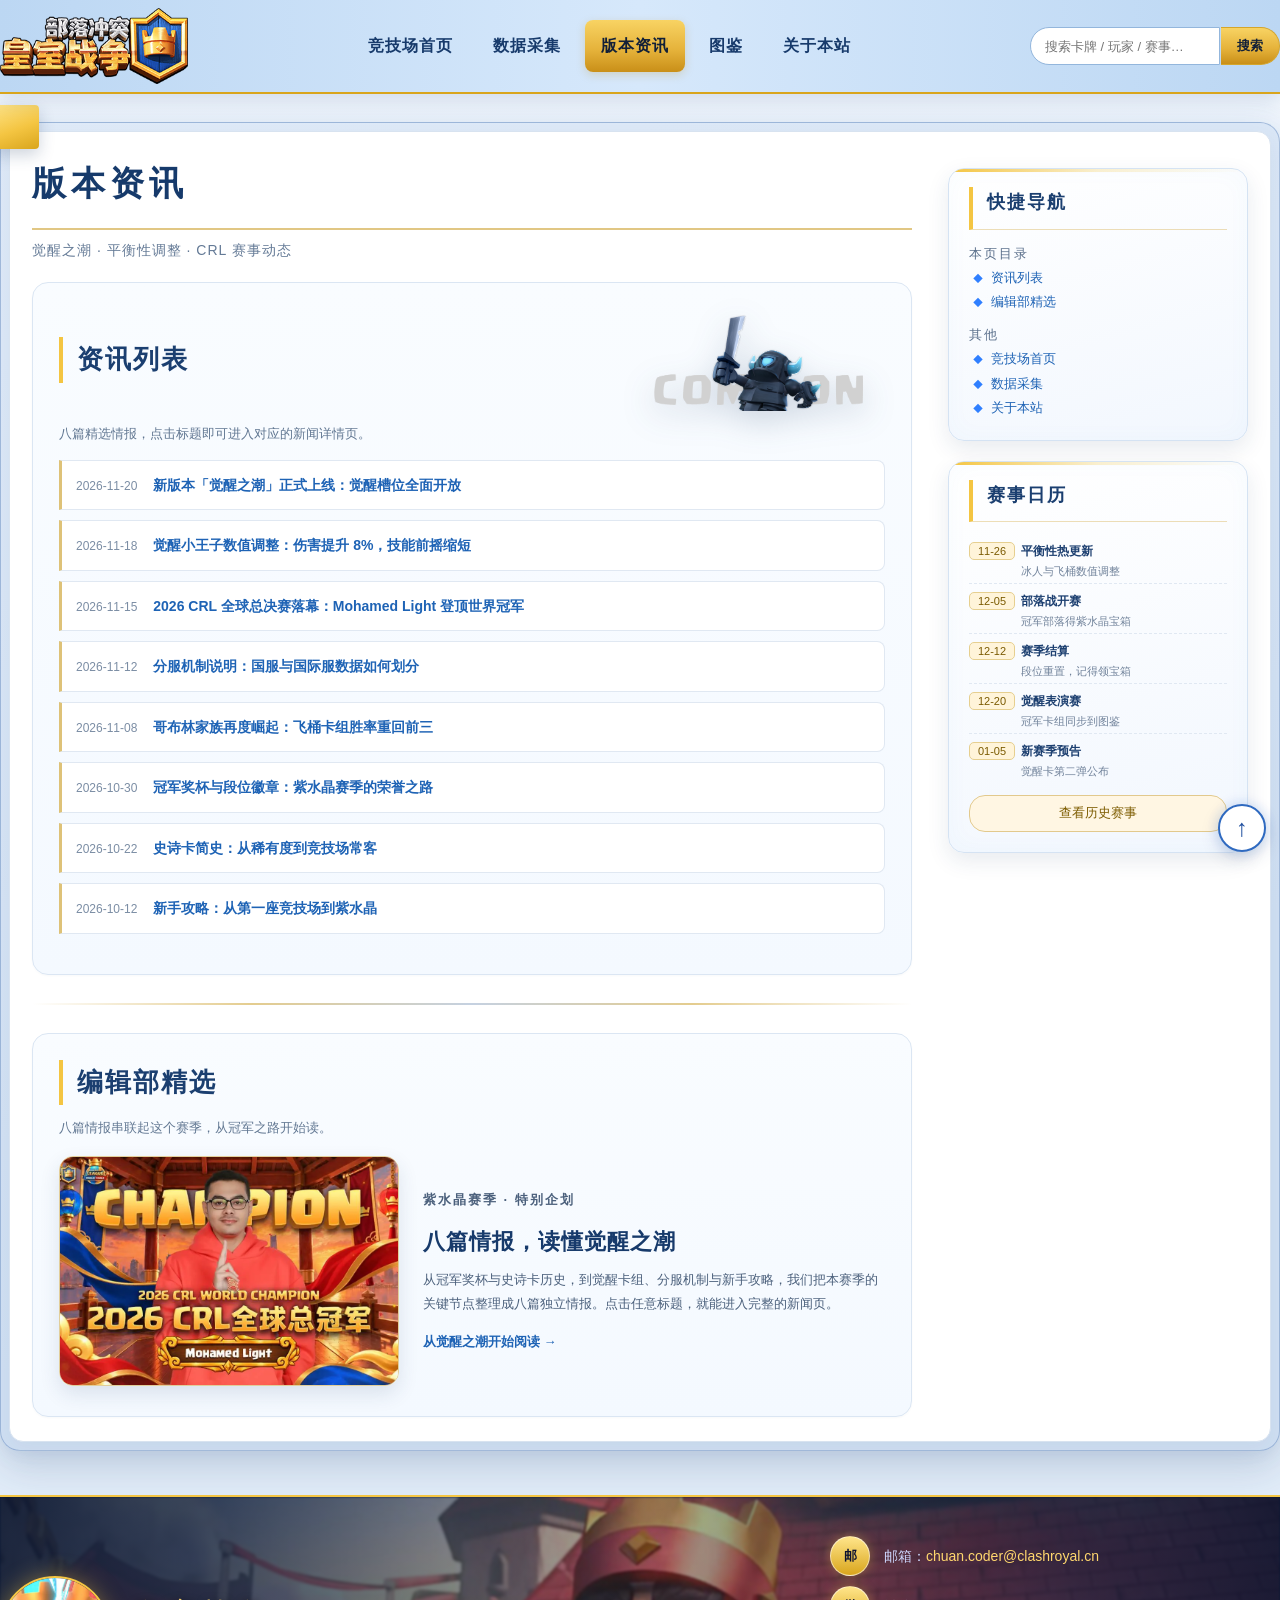
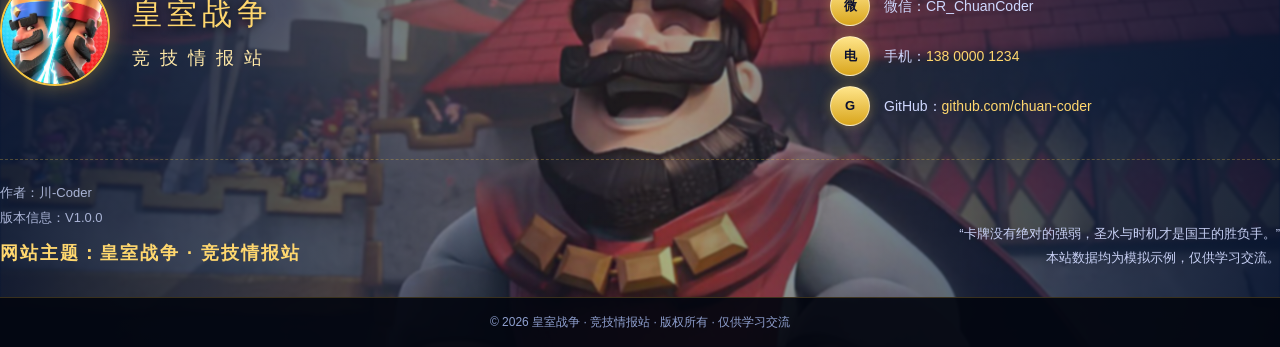
<file: news.html>
<!DOCTYPE html>
<html lang="zh-CN">
<head>
  <meta charset="UTF-8">
  <meta name="viewport" content="width=device-width, initial-scale=1.0">
  <!-- ========== 搜索结果描述(SEO) ==========-->
  <meta name="description" content="皇室战争 · 竞技情报站：卡牌图鉴、热门卡组、竞技场排名与版本资讯一站式查询。">
  <!-- ========== 搜索关键词 ==========-->
  <meta name="keywords" content="皇室战争, Clash Royale, 竞技场排名, 卡组, 觉醒卡">
  <!-- ========== 作者姓名 ==========-->
  <title>版本资讯 · 皇室战争 竞技情报站</title>
  <link rel="stylesheet" href="css/style.css">
</head>

<!-- ========== 顶端锚点 ==========-->
<body id="top">

  <!-- ========== 头部导航 ==========-->
  <header class="site-header">

    <!-- ========== 皇室logo ==========-->
    <div class="header-inner">
      <a class="logo" href="index.html" title="返回竞技场首页">
        <img src="images/icons/ClashRoyalImages.png" alt="皇室战争 · 竞技情报站 Logo">
      </a>

      <!-- ========== 横向主导航 + 淡黄色高亮 ========== -->
      <nav class="main-nav" aria-label="主导航">
        <ul class="nav">
          <li><a href="index.html">竞技场首页</a></li>
          <li>
            <a href="signup.html">数据采集</a>
          </li>
          <li class="active">
            <a href="news.html">版本资讯</a>
          </li>
          <li>
            <a href="gallery.html">图鉴</a>
          </li>
          <li>
            <a href="about.html">关于本站</a>
          </li>
        </ul>
      </nav>

      <!-- ========== 模拟搜索框 ========== -->
      <form class="search-box" action="#" method="get" role="search" aria-label="站内搜索（装饰占位）">
        <input type="text" name="keyword" placeholder="搜索卡牌 / 玩家 / 赛事…">
        <button type="button">搜索</button>
      </form>
    </div>
  </header>

  <div class="container">
    <div class="container-inner">

    <!-- ========== 中部内容：资讯列表 → 编辑部精选 ========== -->
      <main class="page-main">
      <h1 class="page-title">版本资讯</h1>
      <p class="page-subtitle">觉醒之潮 · 平衡性调整 · CRL 赛事动态</p>

      <!-- ========== 内容分区：咨询列表 ========== -->
      <section class="content-block" id="list" aria-label="资讯列表">
        <div class="block-head">
          <h2>资讯列表</h2>
          <img class="head-deco deco-pika" src="images/icons/PiKa.png" alt="迷你皮卡插图">
        </div>
        <p class="section-desc">八篇精选情报，点击标题即可进入对应的新闻详情页。</p>

        <ol class="news-list">
          <li>
            <span class="date">2026-11-20</span>
            <a href="news/awakening.html">新版本「觉醒之潮」正式上线：觉醒槽位全面开放</a>
          </li>
          <li>
            <span class="date">2026-11-18</span>
            <a href="news/prince.html">觉醒小王子数值调整：伤害提升 8%，技能前摇缩短</a>
          </li>
          <li>
            <span class="date">2026-11-15</span>
            <a href="news/crl.html">2026 CRL 全球总决赛落幕：Mohamed Light 登顶世界冠军</a>
          </li>
          <li>
            <span class="date">2026-11-12</span>
            <a href="news/server-split.html">分服机制说明：国服与国际服数据如何划分</a>
          </li>
          <li>
            <span class="date">2026-11-08</span>
            <a href="news/goblin.html">哥布林家族再度崛起：飞桶卡组胜率重回前三</a>
          </li>
          <li>
            <span class="date">2026-10-30</span>
            <a href="news/trophy.html">冠军奖杯与段位徽章：紫水晶赛季的荣誉之路</a>
          </li>
          <li>
            <span class="date">2026-10-22</span>
            <a href="news/epic-cards.html">史诗卡简史：从稀有度到竞技场常客</a>
          </li>
          <li>
            <span class="date">2026-10-12</span>
            <a href="news/guide.html">新手攻略：从第一座竞技场到紫水晶</a>
          </li>
        </ol>
      </section>

      <hr class="divider">

      <!-- ========== 内容分区：编辑部精选 ========== -->
      <section class="content-block" id="feature" aria-label="编辑部精选">
        <h2>编辑部精选</h2>
        <p class="section-desc">八篇情报串联起这个赛季，从冠军之路开始读。</p>

        <div class="news-feature">
          <a class="news-feature-image" href="news/crl.html" title="阅读 2026 CRL 全球总决赛报道">
            <img src="images/banner/Champion.jpg" alt="2026 CRL 全球总冠军 Mohamed Light 冠军海报">
          </a>
          <div class="news-feature-text">
            <p class="feature-tag">紫水晶赛季 · 特别企划</p>
            <h3>八篇情报，读懂觉醒之潮</h3>
            <p>从冠军奖杯与史诗卡历史，到觉醒卡组、分服机制与新手攻略，我们把本赛季的关键节点整理成八篇独立情报。点击任意标题，就能进入完整的新闻页。</p>
            <a class="feature-link" href="news/awakening.html">从觉醒之潮开始阅读 →</a>
          </div>
        </div>
      </section>
    </main>

    <!-- 右边栏：快捷导航（本页目录 + 其他） + 赛事日历 -->
    <aside class="side-right" aria-label="快捷导航与赛事日历">
      <section class="side-card">
        <h3>快捷导航</h3>
        <nav class="side-nav" aria-label="资讯页快捷导航">
          <p class="side-sub-title">本页目录</p>
          <ul>
            <li><a href="#list">资讯列表</a></li>
            <li><a href="#feature">编辑部精选</a></li>
          </ul>
          <p class="side-sub-title">其他</p>
          <ul>
            <li><a href="index.html">竞技场首页</a></li>
            <li><a href="signup.html">数据采集</a></li>
            <li><a href="about.html">关于本站</a></li>
          </ul>
        </nav>
      </section>

      <section class="side-card">
        <h3>赛事日历</h3>
        <ul class="calendar-list">
          <li>
            <span class="cal-date">11-26</span><strong>平衡性热更新</strong>
            <p>冰人与飞桶数值调整</p>
          </li>
          <li>
            <span class="cal-date">12-05</span><strong>部落战开赛</strong>
            <p>冠军部落得紫水晶宝箱</p>
          </li>
          <li>
            <span class="cal-date">12-12</span><strong>赛季结算</strong>
            <p>段位重置，记得领宝箱</p>
          </li>
          <li>
            <span class="cal-date">12-20</span><strong>觉醒表演赛</strong>
            <p>冠军卡组同步到图鉴</p>
          </li>
          <li>
            <span class="cal-date">01-05</span><strong>新赛季预告</strong>
            <p>觉醒卡第二弹公布</p>
          </li>
        </ul>
        <a class="side-button" href="#" title="历史赛事（暂未开放）">查看历史赛事</a>
      </section>
    </aside>
    </div>
  </div>

  <!-- ========== 返回顶部：右侧空白区域的圆形箭头 ========== -->
  <a class="back-top" href="#top" title="返回页面顶部" aria-label="返回页面顶部">↑</a>

  <!-- ========== 统一底栏 ========== -->
  <footer class="site-footer">

    <!-- ========== 模糊红国王背景(渐变蓝) ========== -->
    <img class="footer-bg" src="images/backgroud/RedKing.jpg" alt="" aria-hidden="true">

    <!-- ========== Logo + 站点名 ========== -->
    <div class="footer-inner">
      <div class="footer-top">
        <div class="footer-brand">
          <img class="footer-logo" src="images/icons/ClashRoyalImages2.png" alt="皇室战争双国王 Logo">
          <div class="footer-titles">
            <p class="footer-title-main">皇室战争</p>
            <p class="footer-title-sub">竞技情报站</p>
          </div>
        </div>

        <!-- ========== 模拟联系方式 ========== -->
        <ul class="footer-contact">
          <li><span class="contact-circle">邮</span><span>邮箱：<a href="mailto:chuan.coder@clashroyal.cn">chuan.coder@clashroyal.cn</a></span></li>
          <li><span class="contact-circle">微</span><span>微信：CR_ChuanCoder</span></li>
          <li><span class="contact-circle">电</span><span>手机：<a href="tel:13800001234">138 0000 1234</a></span></li>
          <li><span class="contact-circle">G</span><span>GitHub：<a href="https://github.com/chuan-coder" target="_blank" rel="noopener" title="川-Coder 的 GitHub 主页">github.com/chuan-coder</a></span></li>
        </ul>
      </div>

      <!-- ========== 个人网站版权信息 ========== -->
      <div class="footer-lower">
        <div class="footer-info">
          <p>作者：川-Coder</p>
          <p>版本信息：V1.0.0</p>
          <p class="footer-theme">网站主题：皇室战争 · 竞技情报站</p>
        </div>
        <p class="footer-quote">“卡牌没有绝对的强弱，圣水与时机才是国王的胜负手。”<br>本站数据均为模拟示例，仅供学习交流。</p>
      </div>
    </div>

    <div class="footer-copy">
      <p>&copy; 2026 皇室战争 · 竞技情报站 · 版权所有 · 仅供学习交流</p>
    </div>
  </footer>

</body>
</html>
</file>
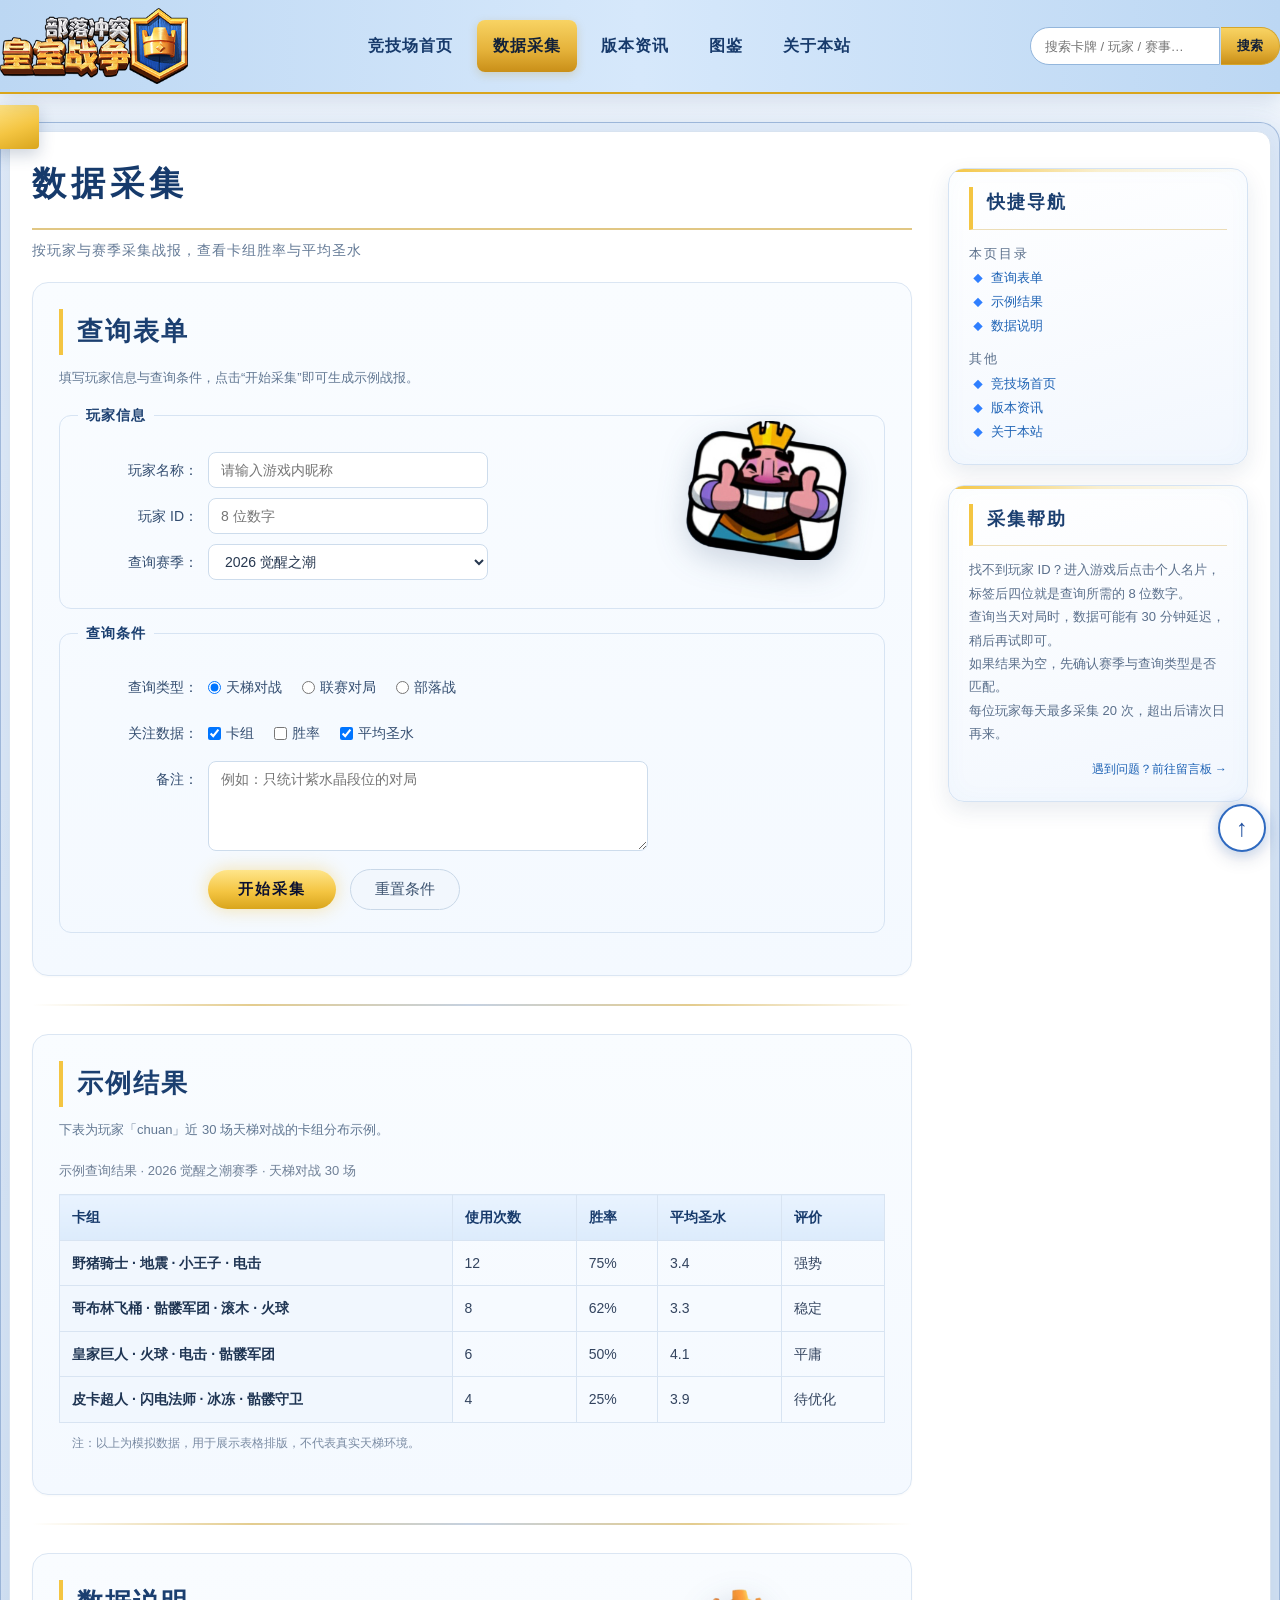
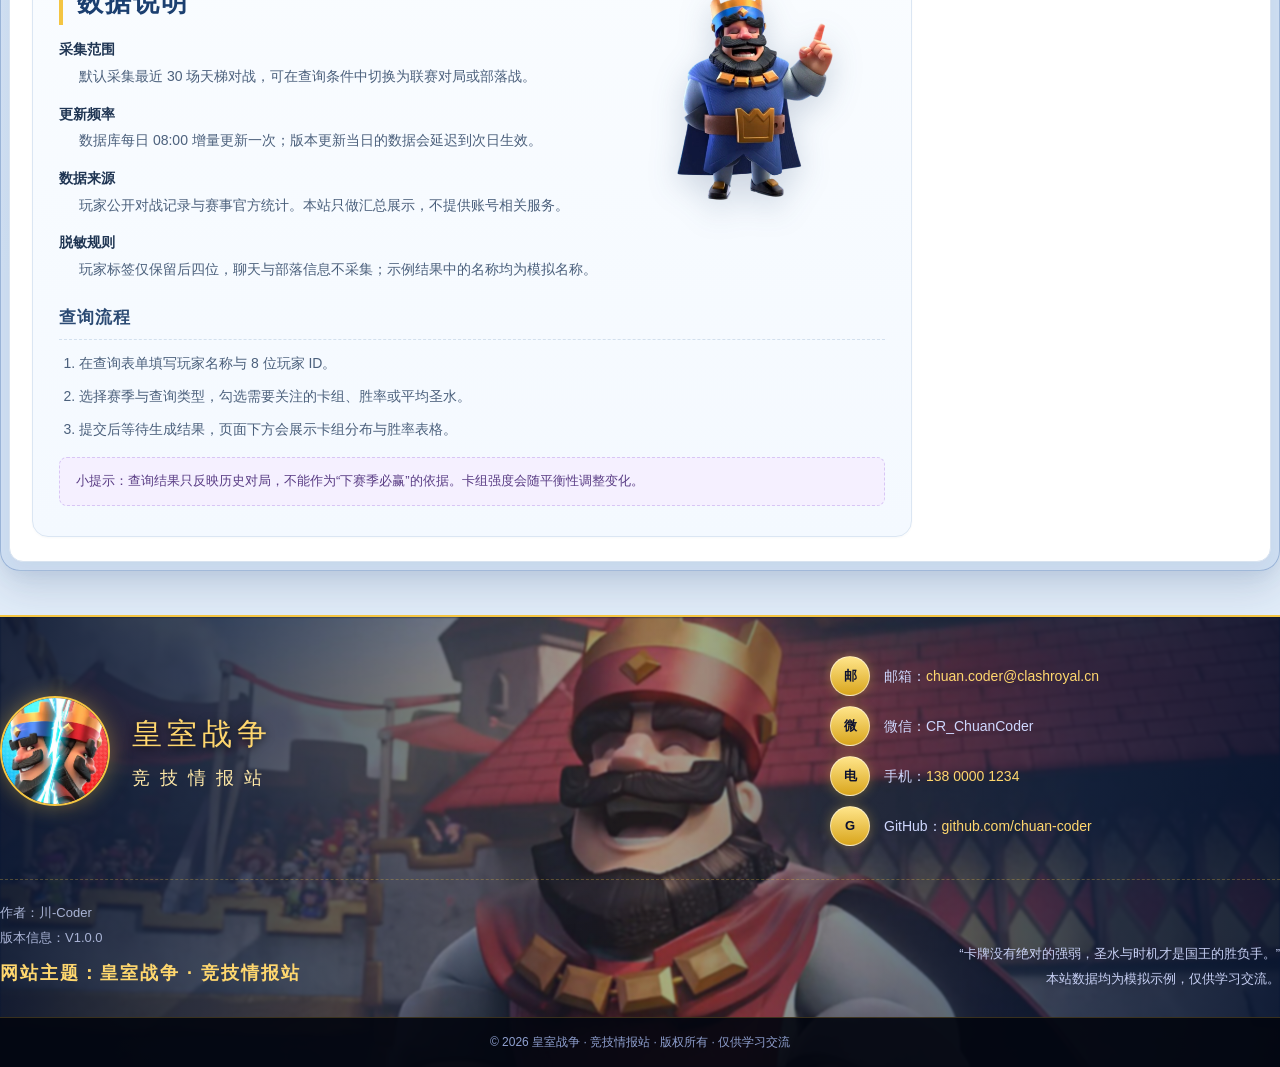
<file: signup.html>
<!DOCTYPE html>
<html lang="zh-CN">
<head>
  <meta charset="UTF-8">
  <meta name="viewport" content="width=device-width, initial-scale=1.0">
  <!-- ========== 搜索结果描述(SEO) ==========-->
  <meta name="description" content="皇室战争 · 竞技情报站：卡牌图鉴、热门卡组、竞技场排名与版本资讯一站式查询。">
  <!-- ========== 搜索关键词 ==========-->
  <meta name="keywords" content="皇室战争, Clash Royale, 竞技场排名, 卡组, 觉醒卡">
  <!-- ========== 作者姓名 ==========-->
  <meta name="author" content="川-Coder">
  <title>数据采集 · 皇室战争 竞技情报站</title>
  <link rel="stylesheet" href="css/style.css">
</head>
<!-- ========== 顶端锚点 ==========-->
<body id="top">

  <!-- ========== 头部导航 ==========-->
  <header class="site-header">

    <!-- ========== 皇室logo ==========-->
    <div class="header-inner">
      <a class="logo" href="index.html" title="返回竞技场首页">
        <img src="images/icons/ClashRoyalImages.png" alt="皇室战争 · 竞技情报站 Logo">
      </a>

      <!-- ========== 横向主导航 + 淡黄色高亮 ========== -->
      <nav class="main-nav" aria-label="主导航">
        <ul class="nav">
          <li><a href="index.html">竞技场首页</a></li>
          <li class="active">
            <a href="signup.html">数据采集</a>
          </li>
          <li>
            <a href="news.html">版本资讯</a>
          </li>
          <li>
            <a href="gallery.html">图鉴</a>
          </li>
          <li>
            <a href="about.html">关于本站</a>
          </li>
        </ul>
      </nav>

      <!-- ========== 模拟搜索框 ========== -->
      <form class="search-box" action="#" method="get" role="search" aria-label="站内搜索（装饰占位）">
        <input type="text" name="keyword" placeholder="搜索卡牌 / 玩家 / 赛事…">
        <button type="button">搜索</button>
      </form>
    </div>
  </header>

  <div class="container">
    <div class="container-inner">

    <!-- ========== 中部内容：查询表单 → 示例结果 → 数据说明 ========== -->
    <main class="page-main">
      <h1 class="page-title">数据采集</h1>
      <p class="page-subtitle">按玩家与赛季采集战报，查看卡组胜率与平均圣水</p>

      <!-- ========== 查询表单 ========== -->
      <section class="content-block" id="query" aria-label="查询表单">
        <h2>查询表单</h2>
        <p class="section-desc">填写玩家信息与查询条件，点击“开始采集”即可生成示例战报。</p>

        <!-- ========= 玩家信息 ========== -->
        <form action="#" method="post">
          <fieldset>
            <legend>玩家信息</legend>

            <div class="order">
              <label for="q-name">玩家名称：</label>
              <input type="text" id="q-name" name="playerName" maxlength="16" placeholder="请输入游戏内昵称" required>
            </div>

            <div class="order">
              <label for="q-id">玩家 ID：</label>
              <input type="text" id="q-id" name="playerId" pattern="[0-9]{8}" maxlength="8" placeholder="8 位数字" required>
            </div>

            <div class="order">
              <label for="q-season">查询赛季：</label>
              <select id="q-season" name="season">
                <option value="2026-s1" selected>2026 觉醒之潮</option>
                <option value="2026-s2">2026 紫水晶远征</option>
                <option value="2025-final">2025 全球总决赛</option>
                <option value="2024-classic">2024 经典赛季</option>
                <option value="2023-goblin">2023 哥布林崛起</option>
              </select>
            </div>
          </fieldset>

          <!-- ========== 查询条件 ========== -->
          <fieldset>
            <legend>查询条件</legend>

            <div class="order">
              <span class="order-label">查询类型：</span>
              <div class="choices">
                <label><input type="radio" name="queryType" value="ladder" checked>天梯对战</label>
                <label><input type="radio" name="queryType" value="league">联赛对局</label>
                <label><input type="radio" name="queryType" value="clan">部落战</label>
              </div>
            </div>

            <div class="order">
              <span class="order-label">关注数据：</span>
              <div class="choices">
                <label><input type="checkbox" name="focus" value="deck" checked>卡组</label>
                <label><input type="checkbox" name="focus" value="winRate">胜率</label>
                <label><input type="checkbox" name="focus" value="elixir" checked>平均圣水</label>
              </div>
            </div>

            <div class="order">
              <label for="q-note">备注：</label>
              <textarea id="q-note" name="note" rows="3" cols="40" placeholder="例如：只统计紫水晶段位的对局"></textarea>
            </div>

            <div class="form-actions">
              <button type="submit">开始采集</button>
              <button type="reset">重置条件</button>
            </div>
          </fieldset>
        </form>

        <img class="form-deco" src="images/icons/GoodLuck.png" alt="好运国王点赞插图">
      </section>

      <hr class="divider">

      <!-- ========= 内容分区：示例结果 ========== -->
      <section class="content-block" id="result" aria-label="示例结果">
        <h2>示例结果</h2>
        <p class="section-desc">下表为玩家「chuan」近 30 场天梯对战的卡组分布示例。</p>

        <table class="data-table">
          <caption>示例查询结果 · 2026 觉醒之潮赛季 · 天梯对战 30 场</caption>
          <thead>
            <tr>
              <th scope="col">卡组</th>
              <th scope="col">使用次数</th>
              <th scope="col">胜率</th>
              <th scope="col">平均圣水</th>
              <th scope="col">评价</th>
            </tr>
          </thead>
          <tbody>
            <tr>
              <th scope="row">野猪骑士 · 地震 · 小王子 · 电击</th>
              <td>12</td>
              <td>75%</td>
              <td>3.4</td>
              <td>强势</td>
            </tr>
            <tr>
              <th scope="row">哥布林飞桶 · 骷髅军团 · 滚木 · 火球</th>
              <td>8</td>
              <td>62%</td>
              <td>3.3</td>
              <td>稳定</td>
            </tr>
            <tr>
              <th scope="row">皇家巨人 · 火球 · 电击 · 骷髅军团</th>
              <td>6</td>
              <td>50%</td>
              <td>4.1</td>
              <td>平庸</td>
            </tr>
            <tr>
              <th scope="row">皮卡超人 · 闪电法师 · 冰冻 · 骷髅守卫</th>
              <td>4</td>
              <td>25%</td>
              <td>3.9</td>
              <td>待优化</td>
            </tr>
          </tbody>
          <tfoot>
            <tr>
              <td colspan="5">注：以上为模拟数据，用于展示表格排版，不代表真实天梯环境。</td>
            </tr>
          </tfoot>
        </table>
      </section>

      <hr class="divider">

      <!-- ========== 内容分区：数据说明 ========== -->
      <section class="content-block" id="desc" aria-label="数据说明">
        <img class="deco-king" src="images/icons/BlueKing.png" alt="蓝王指示插图">
        <h2>数据说明</h2>

        <!-- ========== 有序+无序列表 ========== -->
        <dl class="fact-list">
          <dt>采集范围</dt>
          <dd>默认采集最近 30 场天梯对战，可在查询条件中切换为联赛对局或部落战。</dd>
          <dt>更新频率</dt>
          <dd>数据库每日 08:00 增量更新一次；版本更新当日的数据会延迟到次日生效。</dd>
          <dt>数据来源</dt>
          <dd>玩家公开对战记录与赛事官方统计。本站只做汇总展示，不提供账号相关服务。</dd>
          <dt>脱敏规则</dt>
          <dd>玩家标签仅保留后四位，聊天与部落信息不采集；示例结果中的名称均为模拟名称。</dd>
        </dl>

        <h3>查询流程</h3>
        <ol class="steps">
          <li>在查询表单填写玩家名称与 8 位玩家 ID。</li>
          <li>选择赛季与查询类型，勾选需要关注的卡组、胜率或平均圣水。</li>
          <li>提交后等待生成结果，页面下方会展示卡组分布与胜率表格。</li>
        </ol>

        <div class="tip-box">
          小提示：查询结果只反映历史对局，不能作为“下赛季必赢”的依据。卡组强度会随平衡性调整变化。
        </div>
      </section>
    </main>

    <!-- ========== 右边栏：快捷导航（本页目录 + 其他） + 采集帮助 ========== -->
    <aside class="side-right" aria-label="快捷导航与采集帮助">
      <section class="side-card">
        <h3>快捷导航</h3>
        <nav class="side-nav" aria-label="数据采集页快捷导航">
          <p class="side-sub-title">本页目录</p>
          <ul>
            <li><a href="#query">查询表单</a></li>
            <li><a href="#result">示例结果</a></li>
            <li><a href="#desc">数据说明</a></li>
          </ul>
          <p class="side-sub-title">其他</p>
          <ul>
            <li><a href="index.html">竞技场首页</a></li>
            <li><a href="news.html">版本资讯</a></li>
            <li><a href="about.html">关于本站</a></li>
          </ul>
        </nav>
      </section>

      <section class="side-card">
        <h3>采集帮助</h3>
        <p>找不到玩家 ID？进入游戏后点击个人名片，标签后四位就是查询所需的 8 位数字。</p>
        <p>查询当天对局时，数据可能有 30 分钟延迟，稍后再试即可。</p>
        <p>如果结果为空，先确认赛季与查询类型是否匹配。</p>
        <p>每位玩家每天最多采集 20 次，超出后请次日再来。</p>
        <p class="side-link"><a href="about.html#board">遇到问题？前往留言板 →</a></p>
      </section>
    </aside>
    </div>
  </div>

  <!-- ========== 返回顶部：右侧空白区域的圆形箭头 ========== -->
  <a class="back-top" href="#top" title="返回页面顶部" aria-label="返回页面顶部">↑</a>

  <!-- ========== 统一底栏 ========== -->
  <footer class="site-footer">

    <!-- ========== 模糊红国王背景(渐变蓝) ========== -->
    <img class="footer-bg" src="images/backgroud/RedKing.jpg" alt="" aria-hidden="true">

    <!-- ========== Logo + 站点名 ========== -->
    <div class="footer-inner">
      <div class="footer-top">
        <div class="footer-brand">
          <img class="footer-logo" src="images/icons/ClashRoyalImages2.png" alt="皇室战争双国王 Logo">
          <div class="footer-titles">
            <p class="footer-title-main">皇室战争</p>
            <p class="footer-title-sub">竞技情报站</p>
          </div>
        </div>

        <!-- ========== 模拟联系方式 ========== -->
        <ul class="footer-contact">
          <li><span class="contact-circle">邮</span><span>邮箱：<a href="mailto:chuan.coder@clashroyal.cn">chuan.coder@clashroyal.cn</a></span></li>
          <li><span class="contact-circle">微</span><span>微信：CR_ChuanCoder</span></li>
          <li><span class="contact-circle">电</span><span>手机：<a href="tel:13800001234">138 0000 1234</a></span></li>
          <li><span class="contact-circle">G</span><span>GitHub：<a href="https://github.com/chuan-coder" target="_blank" rel="noopener" title="川-Coder 的 GitHub 主页">github.com/chuan-coder</a></span></li>
        </ul>
      </div>

      <!-- ========== 个人网站版权信息 ========== -->
      <div class="footer-lower">
        <div class="footer-info">
          <p>作者：川-Coder</p>
          <p>版本信息：V1.0.0</p>
          <p class="footer-theme">网站主题：皇室战争 · 竞技情报站</p>
        </div>
        <p class="footer-quote">“卡牌没有绝对的强弱，圣水与时机才是国王的胜负手。”<br>本站数据均为模拟示例，仅供学习交流。</p>
      </div>
    </div>

    <div class="footer-copy">
      <p>&copy; 2026 皇室战争 · 竞技情报站 · 版权所有 · 仅供学习交流</p>
    </div>
  </footer>

</body>
</html>
</file>
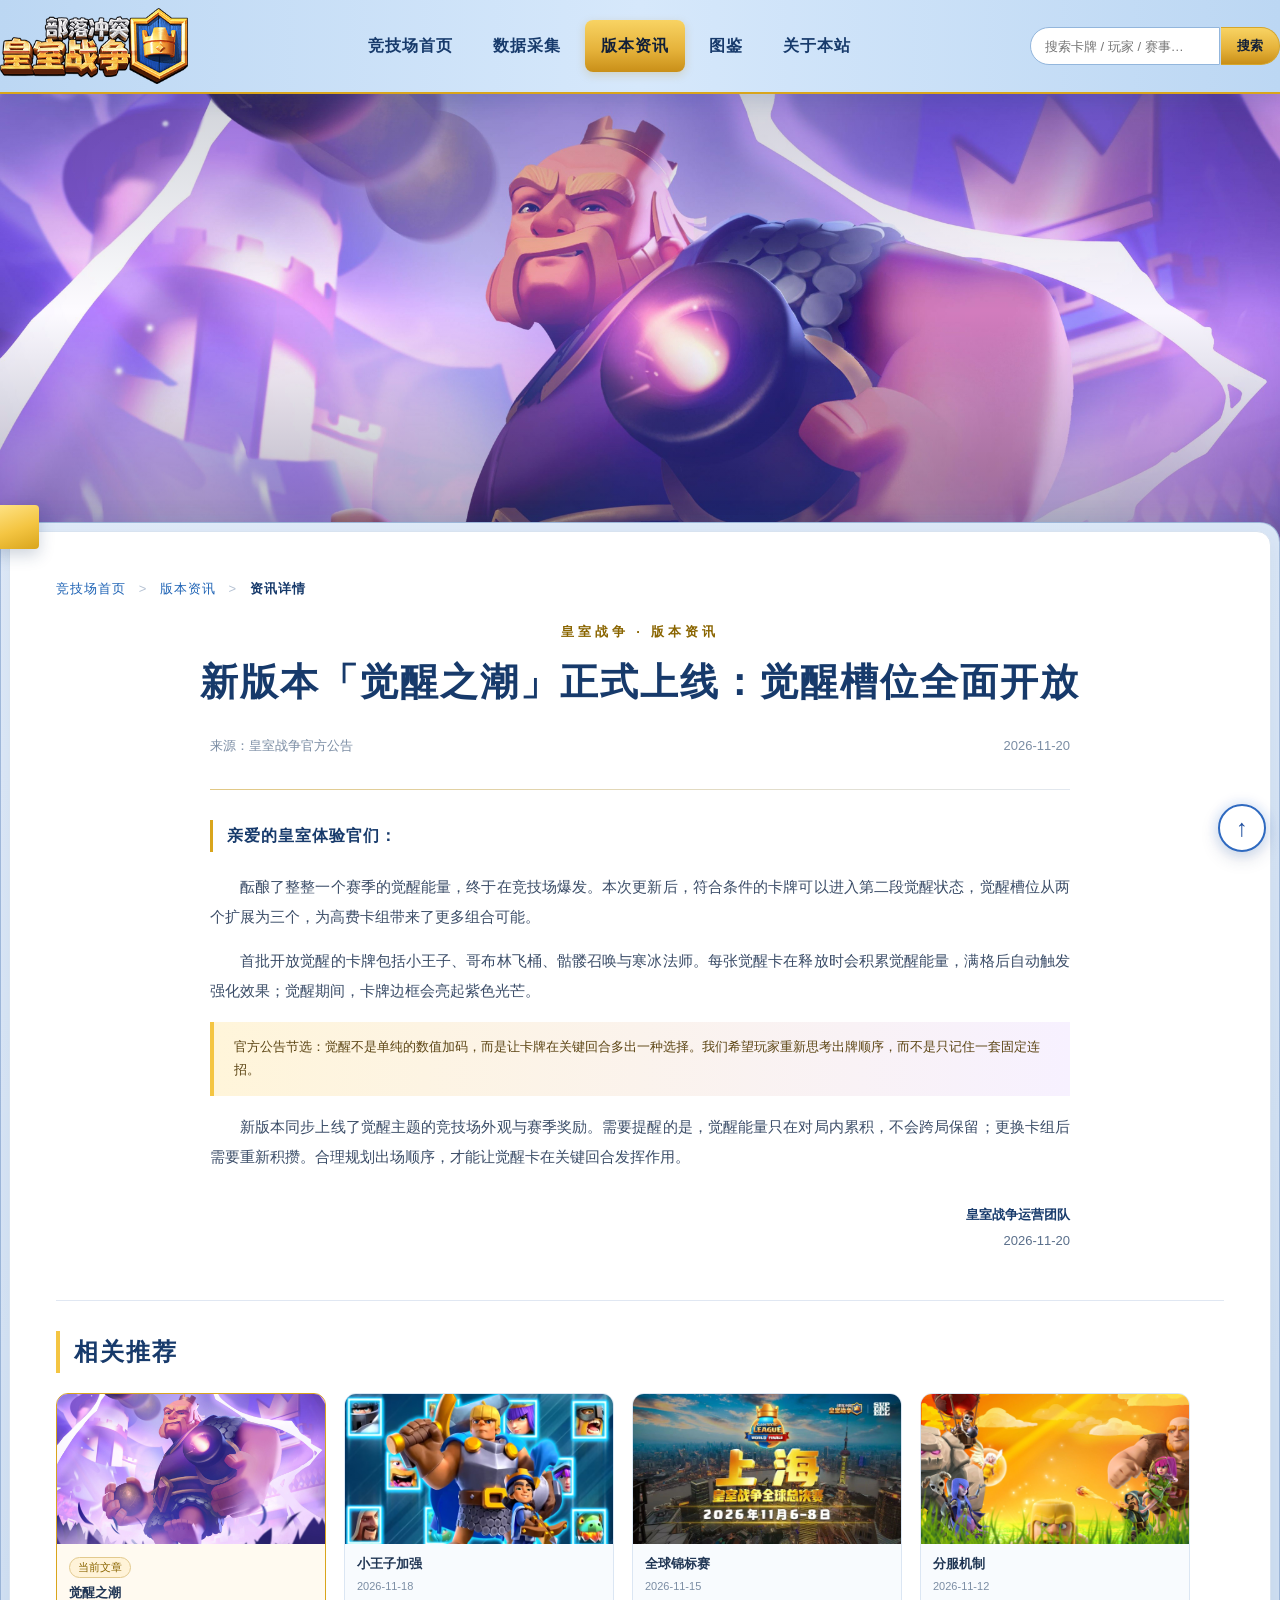
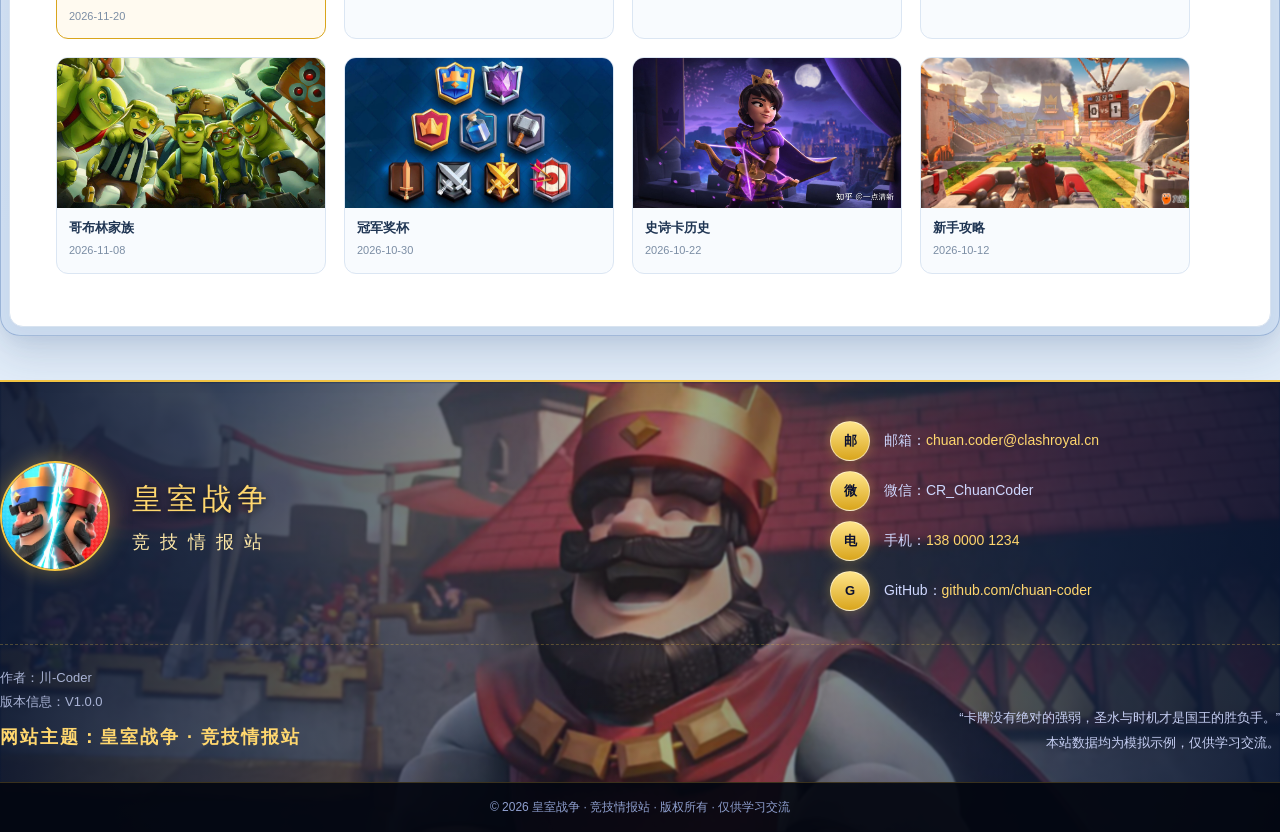
<file: news/awakening.html>
<!DOCTYPE html>
<html lang="zh-CN">
<head>
  <meta charset="UTF-8">
  <meta name="viewport" content="width=device-width, initial-scale=1.0">
    <!-- ========== 搜索结果描述(SEO) ==========-->
  <meta name="description" content="皇室战争 · 竞技情报站：卡牌图鉴、热门卡组、竞技场排名与版本资讯一站式查询。">
  <!-- ========== 搜索关键词 ==========-->
  <meta name="keywords" content="皇室战争, Clash Royale, 竞技场排名, 卡组, 觉醒卡">
  <!-- ========== 作者姓名 ==========-->
  <meta name="author" content="川-Coder">
  <title>新版本「觉醒之潮」正式上线：觉醒槽位全面开放 · 皇室战争 竞技情报站</title>
  <link rel="stylesheet" href="../css/style.css">
</head>

<!-- ========== 顶端锚点 ==========-->
<body id="top">

  <!-- ========== 头部导航 ==========-->
  <header class="site-header">

    <!-- ========== 皇室logo ==========-->
    <div class="header-inner">
      <a class="logo" href="../index.html" title="返回竞技场首页">
        <img src="../images/icons/ClashRoyalImages.png" alt="皇室战争 · 竞技情报站 Logo">
      </a>

      <!-- ========== 横向主导航 + 淡黄色高亮 ========== -->
      <nav class="main-nav" aria-label="主导航">
        <ul class="nav">
          <li><a href="../index.html">竞技场首页</a></li>
          <li><a href="../signup.html">数据采集</a></li>
          <li class="active"><a href="../news.html">版本资讯</a></li>
          <li><a href="../gallery.html">图鉴</a></li>
          <li><a href="../about.html">关于本站</a></li>
        </ul>
      </nav>

      <!-- ========== 模拟搜索框 ========== -->
      <form class="search-box" action="#" method="get" role="search" aria-label="站内搜索（装饰占位）">
        <input type="text" name="keyword" placeholder="搜索卡牌 / 玩家 / 赛事…">
        <button type="button">搜索</button>
      </form>
    </div>
  </header>

  <!-- ========== 新闻大图：版心之外的全宽图片 ==========-->
  <section class="article-hero hero-awakening" aria-label="新闻配图">
    <img src="../images/news/Juexing.jpg" alt="觉醒之潮">
  </section>

  <!-- ========== 与主图重叠的白色版心卡片 ========== -->
  <main class="container container-single article-page">
    <div class="container-inner">
      <p class="article-breadcrumb">
        <a href="../index.html">竞技场首页</a>
        <span class="sep">&gt;</span>
        <a href="../news.html#list">版本资讯</a>
        <span class="sep">&gt;</span>
        <span class="breadcrumb-current">资讯详情</span>
      </p>

      <p class="article-kicker">皇室战争 · 版本资讯</p>
      <h1 class="article-title">新版本「觉醒之潮」正式上线：觉醒槽位全面开放</h1>
      <div class="article-meta-line">
        <span>来源：皇室战争官方公告</span>
        <time datetime="2026-11-20">2026-11-20</time>
      </div>
      <hr class="article-rule">

      <div class="article-body">
        <p class="article-lead">亲爱的皇室体验官们：</p>
        <p>酝酿了整整一个赛季的觉醒能量，终于在竞技场爆发。本次更新后，符合条件的卡牌可以进入第二段觉醒状态，觉醒槽位从两个扩展为三个，为高费卡组带来了更多组合可能。</p>
          <p>首批开放觉醒的卡牌包括小王子、哥布林飞桶、骷髅召唤与寒冰法师。每张觉醒卡在释放时会积累觉醒能量，满格后自动触发强化效果；觉醒期间，卡牌边框会亮起紫色光芒。</p>
          <blockquote>官方公告节选：觉醒不是单纯的数值加码，而是让卡牌在关键回合多出一种选择。我们希望玩家重新思考出牌顺序，而不是只记住一套固定连招。</blockquote>
          <p>新版本同步上线了觉醒主题的竞技场外观与赛季奖励。需要提醒的是，觉醒能量只在对局内累积，不会跨局保留；更换卡组后需要重新积攒。合理规划出场顺序，才能让觉醒卡在关键回合发挥作用。</p>
      </div>

      <p class="article-signature"><strong>皇室战争运营团队</strong><br><time datetime="2026-11-20">2026-11-20</time></p>

      <section class="related-section" aria-label="相关推荐">
        <h2>相关推荐</h2>
        <div class="related-grid">
          <div class="related-card related-card-current">
            <img src="../images/news/Juexing.jpg" alt="觉醒之潮">
            <div class="related-text">
              <span class="related-tag">当前文章</span>
              <p>觉醒之潮</p>
              <span class="related-date">2026-11-20</span>
            </div>
          </div>
          <a class="related-card" href="prince.html">
            <img src="../images/news/Prince.jpg" alt="小王子加强">
            <div class="related-text">
              <p>小王子加强</p>
              <span class="related-date">2026-11-18</span>
            </div>
          </a>
          <a class="related-card" href="crl.html">
            <img src="../images/news/Match.jpg" alt="全球锦标赛">
            <div class="related-text">
              <p>全球锦标赛</p>
              <span class="related-date">2026-11-15</span>
            </div>
          </a>
          <a class="related-card" href="server-split.html">
            <img src="../images/news/ServerSplit.jpg" alt="分服机制">
            <div class="related-text">
              <p>分服机制</p>
              <span class="related-date">2026-11-12</span>
            </div>
          </a>
          <a class="related-card" href="goblin.html">
            <img src="../images/news/Goblin.jpg" alt="哥布林家族">
            <div class="related-text">
              <p>哥布林家族</p>
              <span class="related-date">2026-11-08</span>
            </div>
          </a>
          <a class="related-card" href="trophy.html">
            <img src="../images/news/Cup.jpg" alt="冠军奖杯">
            <div class="related-text">
              <p>冠军奖杯</p>
              <span class="related-date">2026-10-30</span>
            </div>
          </a>
          <a class="related-card" href="epic-cards.html">
            <img src="../images/news/EpicCard.jpg" alt="史诗卡历史">
            <div class="related-text">
              <p>史诗卡历史</p>
              <span class="related-date">2026-10-22</span>
            </div>
          </a>
          <a class="related-card" href="guide.html">
            <img src="../images/news/Guide.jpg" alt="新手攻略">
            <div class="related-text">
              <p>新手攻略</p>
              <span class="related-date">2026-10-12</span>
            </div>
          </a>
        </div>
      </section>
    </div>
  </main>

  <!-- ========== 返回顶部 ========== -->
  <a class="back-top" href="#top" title="返回页面顶部" aria-label="返回页面顶部">↑</a>

  <!-- ========== 统一底栏 ========== -->
  <footer class="site-footer">
    <img class="footer-bg" src="../images/backgroud/RedKing.jpg" alt="" aria-hidden="true">

    <div class="footer-inner">
      <div class="footer-top">
        <div class="footer-brand">
          <img class="footer-logo" src="../images/icons/ClashRoyalImages2.png" alt="皇室战争双国王 Logo">
          <div class="footer-titles">
            <p class="footer-title-main">皇室战争</p>
            <p class="footer-title-sub">竞技情报站</p>
          </div>
        </div>

        <ul class="footer-contact">
          <li><span class="contact-circle">邮</span><span>邮箱：<a href="mailto:chuan.coder@clashroyal.cn">chuan.coder@clashroyal.cn</a></span></li>
          <li><span class="contact-circle">微</span><span>微信：CR_ChuanCoder</span></li>
          <li><span class="contact-circle">电</span><span>手机：<a href="tel:13800001234">138 0000 1234</a></span></li>
          <li><span class="contact-circle">G</span><span>GitHub：<a href="https://github.com/chuan-coder" target="_blank" rel="noopener" title="川-Coder 的 GitHub 主页">github.com/chuan-coder</a></span></li>
        </ul>
      </div>

      <div class="footer-lower">
        <div class="footer-info">
          <p>作者：川-Coder</p>
          <p>版本信息：V1.0.0</p>
          <p class="footer-theme">网站主题：皇室战争 · 竞技情报站</p>
        </div>
        <p class="footer-quote">“卡牌没有绝对的强弱，圣水与时机才是国王的胜负手。”<br>本站数据均为模拟示例，仅供学习交流。</p>
      </div>
    </div>

    <div class="footer-copy">
      <p>&copy; 2026 皇室战争 · 竞技情报站 · 版权所有 · 仅供学习交流</p>
    </div>
  </footer>

</body>
</html>
</file>
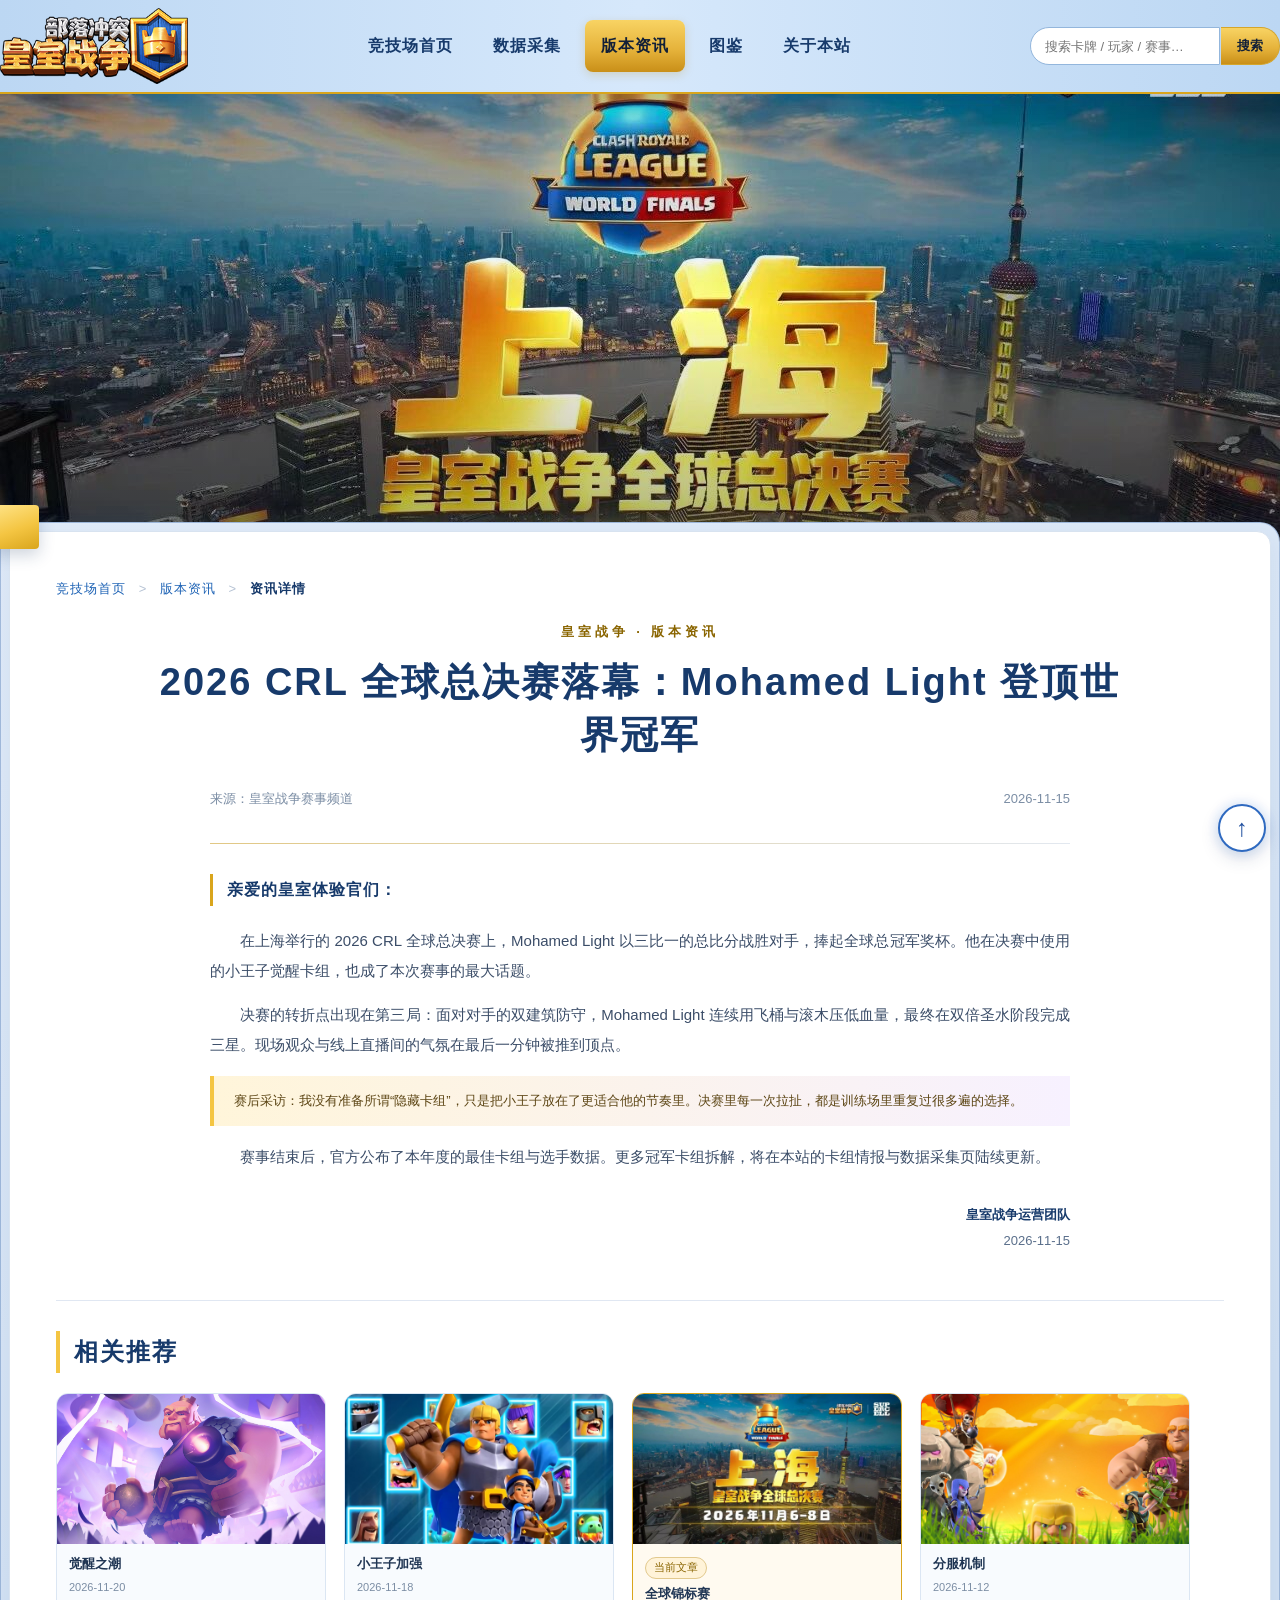
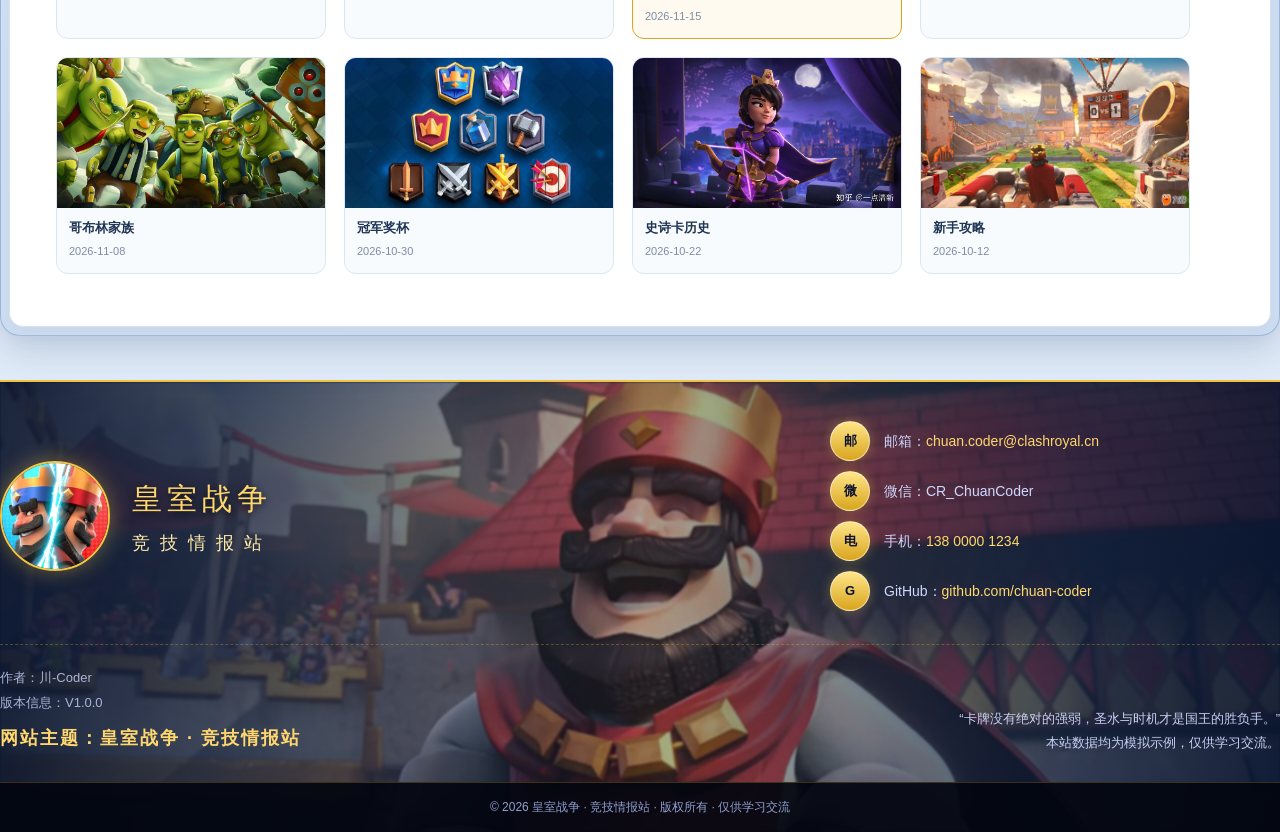
<file: news/crl.html>
<!DOCTYPE html>
<html lang="zh-CN">
<head>
  <meta charset="UTF-8">
  <meta name="viewport" content="width=device-width, initial-scale=1.0">
  <!-- ========== 搜索结果描述(SEO) ==========-->
  <meta name="description" content="皇室战争 · 竞技情报站：卡牌图鉴、热门卡组、竞技场排名与版本资讯一站式查询。">
  <!-- ========== 搜索关键词 ==========-->
  <meta name="keywords" content="皇室战争, Clash Royale, 竞技场排名, 卡组, 觉醒卡">
  <!-- ========== 作者姓名 ==========-->
  <title>2026 CRL 全球总决赛落幕：Mohamed Light 登顶世界冠军 · 皇室战争 竞技情报站</title>
  <link rel="stylesheet" href="../css/style.css">
</head>
<!-- ========== 顶端锚点 ==========-->
<body id="top">

  <!-- ========== 头部导航 ==========-->
  <header class="site-header">

    <!-- ========== 皇室logo ==========-->
    <div class="header-inner">
      <a class="logo" href="../index.html" title="返回竞技场首页">
        <img src="../images/icons/ClashRoyalImages.png" alt="皇室战争 · 竞技情报站 Logo">
      </a>

      <!-- ========== 横向主导航 + 淡黄色高亮 ========== -->
      <nav class="main-nav" aria-label="主导航">
        <ul class="nav">
          <li><a href="../index.html">竞技场首页</a></li>
          <li><a href="../signup.html">数据采集</a></li>
          <li class="active"><a href="../news.html">版本资讯</a></li>
          <li><a href="../gallery.html">图鉴</a></li>
          <li><a href="../about.html">关于本站</a></li>
        </ul>
      </nav>

      <!-- ========== 模拟搜索框 ========== -->
      <form class="search-box" action="#" method="get" role="search" aria-label="站内搜索（装饰占位）">
        <input type="text" name="keyword" placeholder="搜索卡牌 / 玩家 / 赛事…">
        <button type="button">搜索</button>
      </form>
    </div>
  </header>

  <!-- ========== 新闻大图：版心之外的全宽图片 ========== -->
  <section class="article-hero" aria-label="新闻配图">
    <img src="../images/news/Match.jpg" alt="全球锦标赛">
  </section>

  <!-- ========== 与主图重叠的白色版心卡片 ========== -->
  <main class="container container-single article-page">
    <div class="container-inner">
      <p class="article-breadcrumb">
        <a href="../index.html">竞技场首页</a>
        <span class="sep">&gt;</span>
        <a href="../news.html#list">版本资讯</a>
        <span class="sep">&gt;</span>
        <span class="breadcrumb-current">资讯详情</span>
      </p>

      <p class="article-kicker">皇室战争 · 版本资讯</p>
      <h1 class="article-title">2026 CRL 全球总决赛落幕：Mohamed Light 登顶世界冠军</h1>
      <div class="article-meta-line">
        <span>来源：皇室战争赛事频道</span>
        <time datetime="2026-11-15">2026-11-15</time>
      </div>
      <hr class="article-rule">

      <div class="article-body">
        <p class="article-lead">亲爱的皇室体验官们：</p>
        <p>在上海举行的 2026 CRL 全球总决赛上，Mohamed Light 以三比一的总比分战胜对手，捧起全球总冠军奖杯。他在决赛中使用的小王子觉醒卡组，也成了本次赛事的最大话题。</p>
          <p>决赛的转折点出现在第三局：面对对手的双建筑防守，Mohamed Light 连续用飞桶与滚木压低血量，最终在双倍圣水阶段完成三星。现场观众与线上直播间的气氛在最后一分钟被推到顶点。</p>
          <blockquote>赛后采访：我没有准备所谓“隐藏卡组”，只是把小王子放在了更适合他的节奏里。决赛里每一次拉扯，都是训练场里重复过很多遍的选择。</blockquote>
          <p>赛事结束后，官方公布了本年度的最佳卡组与选手数据。更多冠军卡组拆解，将在本站的卡组情报与数据采集页陆续更新。</p>
      </div>

      <p class="article-signature"><strong>皇室战争运营团队</strong><br><time datetime="2026-11-15">2026-11-15</time></p>

      <section class="related-section" aria-label="相关推荐">
        <h2>相关推荐</h2>
        <div class="related-grid">
          <a class="related-card" href="awakening.html">
            <img src="../images/news/Juexing.jpg" alt="觉醒之潮">
            <div class="related-text">
              <p>觉醒之潮</p>
              <span class="related-date">2026-11-20</span>
            </div>
          </a>
          <a class="related-card" href="prince.html">
            <img src="../images/news/Prince.jpg" alt="小王子加强">
            <div class="related-text">
              <p>小王子加强</p>
              <span class="related-date">2026-11-18</span>
            </div>
          </a>
          <div class="related-card related-card-current">
            <img src="../images/news/Match.jpg" alt="全球锦标赛">
            <div class="related-text">
              <span class="related-tag">当前文章</span>
              <p>全球锦标赛</p>
              <span class="related-date">2026-11-15</span>
            </div>
          </div>
          <a class="related-card" href="server-split.html">
            <img src="../images/news/ServerSplit.jpg" alt="分服机制">
            <div class="related-text">
              <p>分服机制</p>
              <span class="related-date">2026-11-12</span>
            </div>
          </a>
          <a class="related-card" href="goblin.html">
            <img src="../images/news/Goblin.jpg" alt="哥布林家族">
            <div class="related-text">
              <p>哥布林家族</p>
              <span class="related-date">2026-11-08</span>
            </div>
          </a>
          <a class="related-card" href="trophy.html">
            <img src="../images/news/Cup.jpg" alt="冠军奖杯">
            <div class="related-text">
              <p>冠军奖杯</p>
              <span class="related-date">2026-10-30</span>
            </div>
          </a>
          <a class="related-card" href="epic-cards.html">
            <img src="../images/news/EpicCard.jpg" alt="史诗卡历史">
            <div class="related-text">
              <p>史诗卡历史</p>
              <span class="related-date">2026-10-22</span>
            </div>
          </a>
          <a class="related-card" href="guide.html">
            <img src="../images/news/Guide.jpg" alt="新手攻略">
            <div class="related-text">
              <p>新手攻略</p>
              <span class="related-date">2026-10-12</span>
            </div>
          </a>
        </div>
      </section>
    </div>
  </main>

  <!-- ========== 返回顶部 ========== -->
  <a class="back-top" href="#top" title="返回页面顶部" aria-label="返回页面顶部">↑</a>

  <!-- ========== 统一底栏 ========== -->
  <footer class="site-footer">
    <img class="footer-bg" src="../images/backgroud/RedKing.jpg" alt="" aria-hidden="true">

    <div class="footer-inner">
      <div class="footer-top">
        <div class="footer-brand">
          <img class="footer-logo" src="../images/icons/ClashRoyalImages2.png" alt="皇室战争双国王 Logo">
          <div class="footer-titles">
            <p class="footer-title-main">皇室战争</p>
            <p class="footer-title-sub">竞技情报站</p>
          </div>
        </div>

        <ul class="footer-contact">
          <li><span class="contact-circle">邮</span><span>邮箱：<a href="mailto:chuan.coder@clashroyal.cn">chuan.coder@clashroyal.cn</a></span></li>
          <li><span class="contact-circle">微</span><span>微信：CR_ChuanCoder</span></li>
          <li><span class="contact-circle">电</span><span>手机：<a href="tel:13800001234">138 0000 1234</a></span></li>
          <li><span class="contact-circle">G</span><span>GitHub：<a href="https://github.com/chuan-coder" target="_blank" rel="noopener" title="川-Coder 的 GitHub 主页">github.com/chuan-coder</a></span></li>
        </ul>
      </div>

      <div class="footer-lower">
        <div class="footer-info">
          <p>作者：川-Coder</p>
          <p>版本信息：V1.0.0</p>
          <p class="footer-theme">网站主题：皇室战争 · 竞技情报站</p>
        </div>
        <p class="footer-quote">“卡牌没有绝对的强弱，圣水与时机才是国王的胜负手。”<br>本站数据均为模拟示例，仅供学习交流。</p>
      </div>
    </div>

    <div class="footer-copy">
      <p>&copy; 2026 皇室战争 · 竞技情报站 · 版权所有 · 仅供学习交流</p>
    </div>
  </footer>

</body>
</html>
</file>
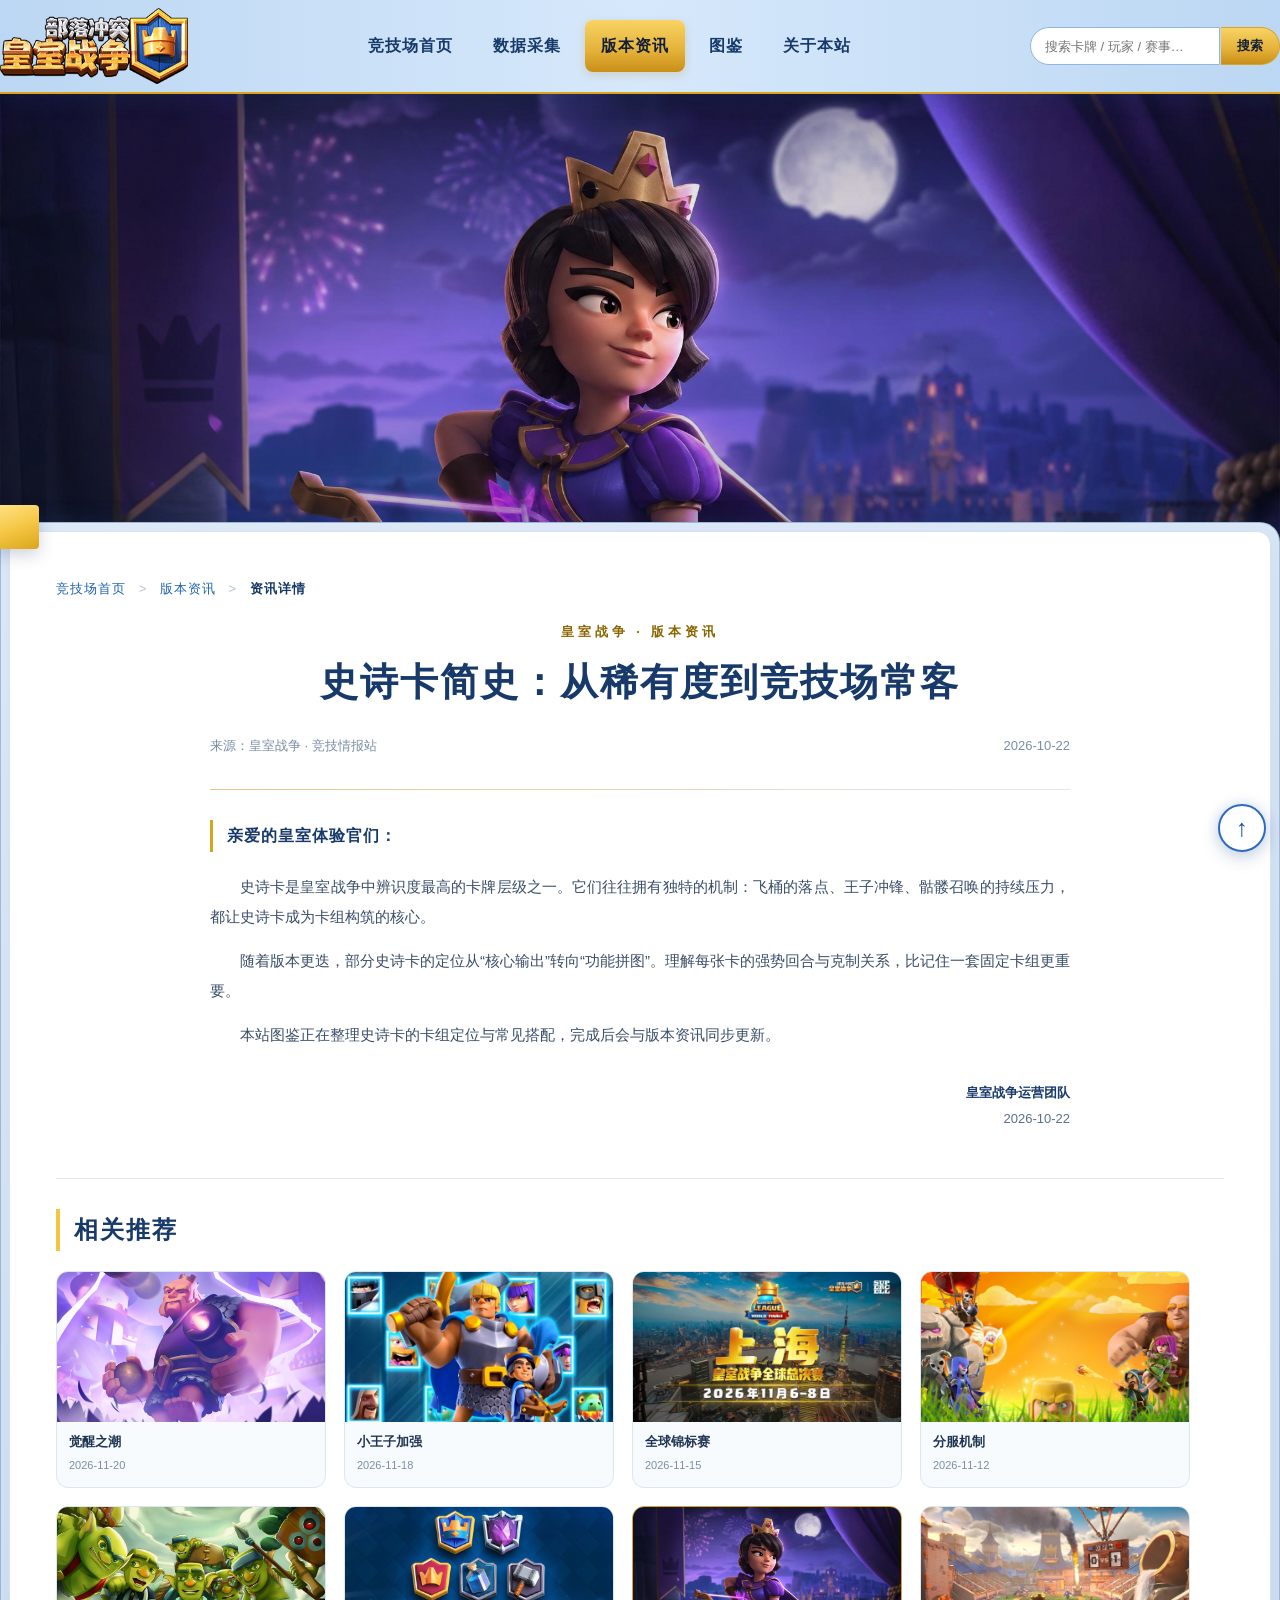
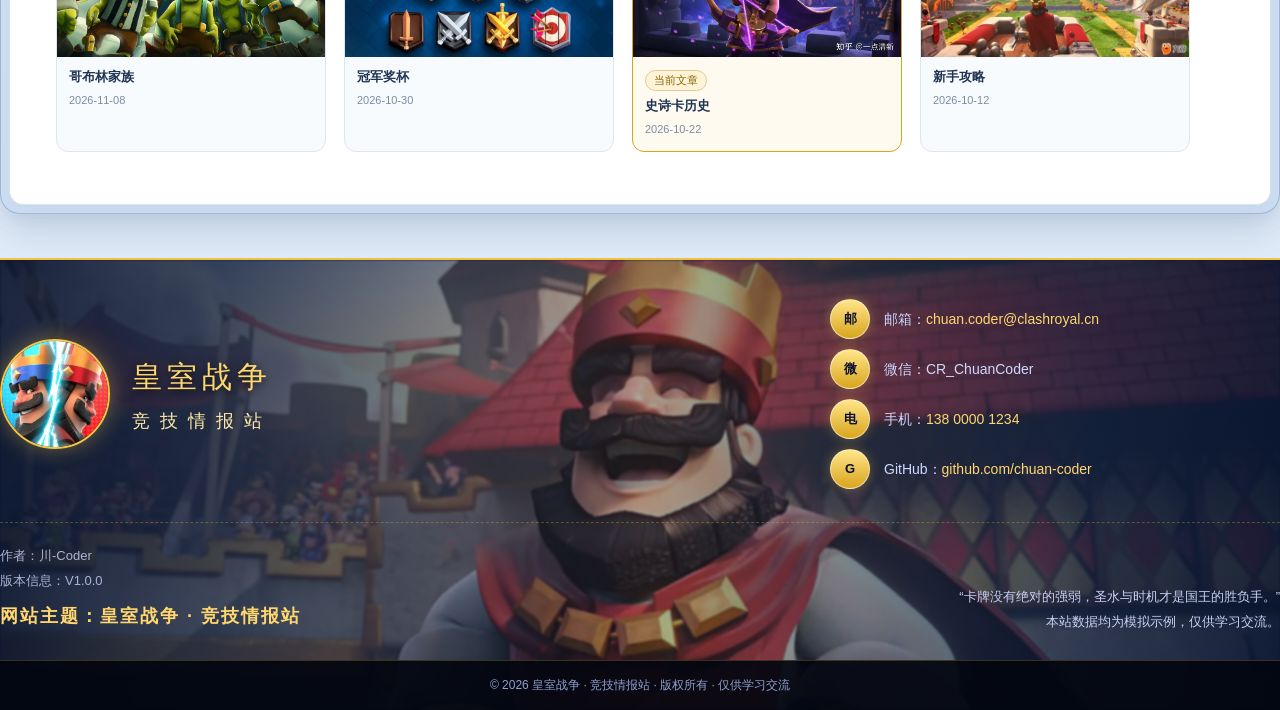
<file: news/epic-cards.html>
<!DOCTYPE html>
<html lang="zh-CN">
<head>
  <meta charset="UTF-8">
  <meta name="viewport" content="width=device-width, initial-scale=1.0">
  <!-- ========== 搜索结果描述(SEO) ==========-->
  <meta name="description" content="皇室战争 · 竞技情报站：卡牌图鉴、热门卡组、竞技场排名与版本资讯一站式查询。">
  <!-- ========== 搜索关键词 ==========-->
  <meta name="keywords" content="皇室战争, Clash Royale, 竞技场排名, 卡组, 觉醒卡">
  <!-- ========== 作者姓名 ==========-->
  <title>史诗卡简史：从稀有度到竞技场常客 · 皇室战争 竞技情报站</title>
  <link rel="stylesheet" href="../css/style.css">
</head>
<!-- ========== 顶端锚点 ==========-->
<body id="top">

  <!-- ========== 头部导航 ==========-->
  <header class="site-header">

    <!-- ========== 皇室logo ==========-->
    <div class="header-inner">
      <a class="logo" href="../index.html" title="返回竞技场首页">
        <img src="../images/icons/ClashRoyalImages.png" alt="皇室战争 · 竞技情报站 Logo">
      </a>

      <!-- ========== 横向主导航 + 淡黄色高亮 ========== -->
      <nav class="main-nav" aria-label="主导航">
        <ul class="nav">
          <li><a href="../index.html">竞技场首页</a></li>
          <li><a href="../signup.html">数据采集</a></li>
          <li class="active"><a href="../news.html">版本资讯</a></li>
          <li><a href="../gallery.html">图鉴</a></li>
          <li><a href="../about.html">关于本站</a></li>
        </ul>
      </nav>

      <!-- ========== 横向主导航 + 淡黄色高亮 ========== -->
      <form class="search-box" action="#" method="get" role="search" aria-label="站内搜索（装饰占位）">
        <input type="text" name="keyword" placeholder="搜索卡牌 / 玩家 / 赛事…">
        <button type="button">搜索</button>
      </form>
    </div>
  </header>

  <!-- ========== 新闻大图：版心之外的全宽图片 ========== -->
  <section class="article-hero hero-epic" aria-label="新闻配图">
    <img src="../images/news/EpicCard.jpg" alt="史诗卡历史">
  </section>

  <!-- ========== 与主图重叠的白色版心卡片 ========== -->
  <main class="container container-single article-page">
    <div class="container-inner">
      <p class="article-breadcrumb">
        <a href="../index.html">竞技场首页</a>
        <span class="sep">&gt;</span>
        <a href="../news.html#list">版本资讯</a>
        <span class="sep">&gt;</span>
        <span class="breadcrumb-current">资讯详情</span>
      </p>

      <p class="article-kicker">皇室战争 · 版本资讯</p>
      <h1 class="article-title">史诗卡简史：从稀有度到竞技场常客</h1>
      <div class="article-meta-line">
        <span>来源：皇室战争 · 竞技情报站</span>
        <time datetime="2026-10-22">2026-10-22</time>
      </div>
      <hr class="article-rule">

      <div class="article-body">
        <p class="article-lead">亲爱的皇室体验官们：</p>
        <p>史诗卡是皇室战争中辨识度最高的卡牌层级之一。它们往往拥有独特的机制：飞桶的落点、王子冲锋、骷髅召唤的持续压力，都让史诗卡成为卡组构筑的核心。</p>
          <p>随着版本更迭，部分史诗卡的定位从“核心输出”转向“功能拼图”。理解每张卡的强势回合与克制关系，比记住一套固定卡组更重要。</p>
          <p>本站图鉴正在整理史诗卡的卡组定位与常见搭配，完成后会与版本资讯同步更新。</p>
      </div>

      <p class="article-signature"><strong>皇室战争运营团队</strong><br><time datetime="2026-10-22">2026-10-22</time></p>

      <section class="related-section" aria-label="相关推荐">
        <h2>相关推荐</h2>
        <div class="related-grid">
          <a class="related-card" href="awakening.html">
            <img src="../images/news/Juexing.jpg" alt="觉醒之潮">
            <div class="related-text">
              <p>觉醒之潮</p>
              <span class="related-date">2026-11-20</span>
            </div>
          </a>
          <a class="related-card" href="prince.html">
            <img src="../images/news/Prince.jpg" alt="小王子加强">
            <div class="related-text">
              <p>小王子加强</p>
              <span class="related-date">2026-11-18</span>
            </div>
          </a>
          <a class="related-card" href="crl.html">
            <img src="../images/news/Match.jpg" alt="全球锦标赛">
            <div class="related-text">
              <p>全球锦标赛</p>
              <span class="related-date">2026-11-15</span>
            </div>
          </a>
          <a class="related-card" href="server-split.html">
            <img src="../images/news/ServerSplit.jpg" alt="分服机制">
            <div class="related-text">
              <p>分服机制</p>
              <span class="related-date">2026-11-12</span>
            </div>
          </a>
          <a class="related-card" href="goblin.html">
            <img src="../images/news/Goblin.jpg" alt="哥布林家族">
            <div class="related-text">
              <p>哥布林家族</p>
              <span class="related-date">2026-11-08</span>
            </div>
          </a>
          <a class="related-card" href="trophy.html">
            <img src="../images/news/Cup.jpg" alt="冠军奖杯">
            <div class="related-text">
              <p>冠军奖杯</p>
              <span class="related-date">2026-10-30</span>
            </div>
          </a>
          <div class="related-card related-card-current">
            <img src="../images/news/EpicCard.jpg" alt="史诗卡历史">
            <div class="related-text">
              <span class="related-tag">当前文章</span>
              <p>史诗卡历史</p>
              <span class="related-date">2026-10-22</span>
            </div>
          </div>
          <a class="related-card" href="guide.html">
            <img src="../images/news/Guide.jpg" alt="新手攻略">
            <div class="related-text">
              <p>新手攻略</p>
              <span class="related-date">2026-10-12</span>
            </div>
          </a>
        </div>
      </section>
    </div>
  </main>

  <!-- ========== 返回顶部 ========== -->
  <a class="back-top" href="#top" title="返回页面顶部" aria-label="返回页面顶部">↑</a>

  <!-- ========== 统一底栏 ========== -->
  <footer class="site-footer">
    <img class="footer-bg" src="../images/backgroud/RedKing.jpg" alt="" aria-hidden="true">

    <div class="footer-inner">
      <div class="footer-top">
        <div class="footer-brand">
          <img class="footer-logo" src="../images/icons/ClashRoyalImages2.png" alt="皇室战争双国王 Logo">
          <div class="footer-titles">
            <p class="footer-title-main">皇室战争</p>
            <p class="footer-title-sub">竞技情报站</p>
          </div>
        </div>

        <ul class="footer-contact">
          <li><span class="contact-circle">邮</span><span>邮箱：<a href="mailto:chuan.coder@clashroyal.cn">chuan.coder@clashroyal.cn</a></span></li>
          <li><span class="contact-circle">微</span><span>微信：CR_ChuanCoder</span></li>
          <li><span class="contact-circle">电</span><span>手机：<a href="tel:13800001234">138 0000 1234</a></span></li>
          <li><span class="contact-circle">G</span><span>GitHub：<a href="https://github.com/chuan-coder" target="_blank" rel="noopener" title="川-Coder 的 GitHub 主页">github.com/chuan-coder</a></span></li>
        </ul>
      </div>

      <div class="footer-lower">
        <div class="footer-info">
          <p>作者：川-Coder</p>
          <p>版本信息：V1.0.0</p>
          <p class="footer-theme">网站主题：皇室战争 · 竞技情报站</p>
        </div>
        <p class="footer-quote">“卡牌没有绝对的强弱，圣水与时机才是国王的胜负手。”<br>本站数据均为模拟示例，仅供学习交流。</p>
      </div>
    </div>

    <div class="footer-copy">
      <p>&copy; 2026 皇室战争 · 竞技情报站 · 版权所有 · 仅供学习交流</p>
    </div>
  </footer>

</body>
</html>
</file>
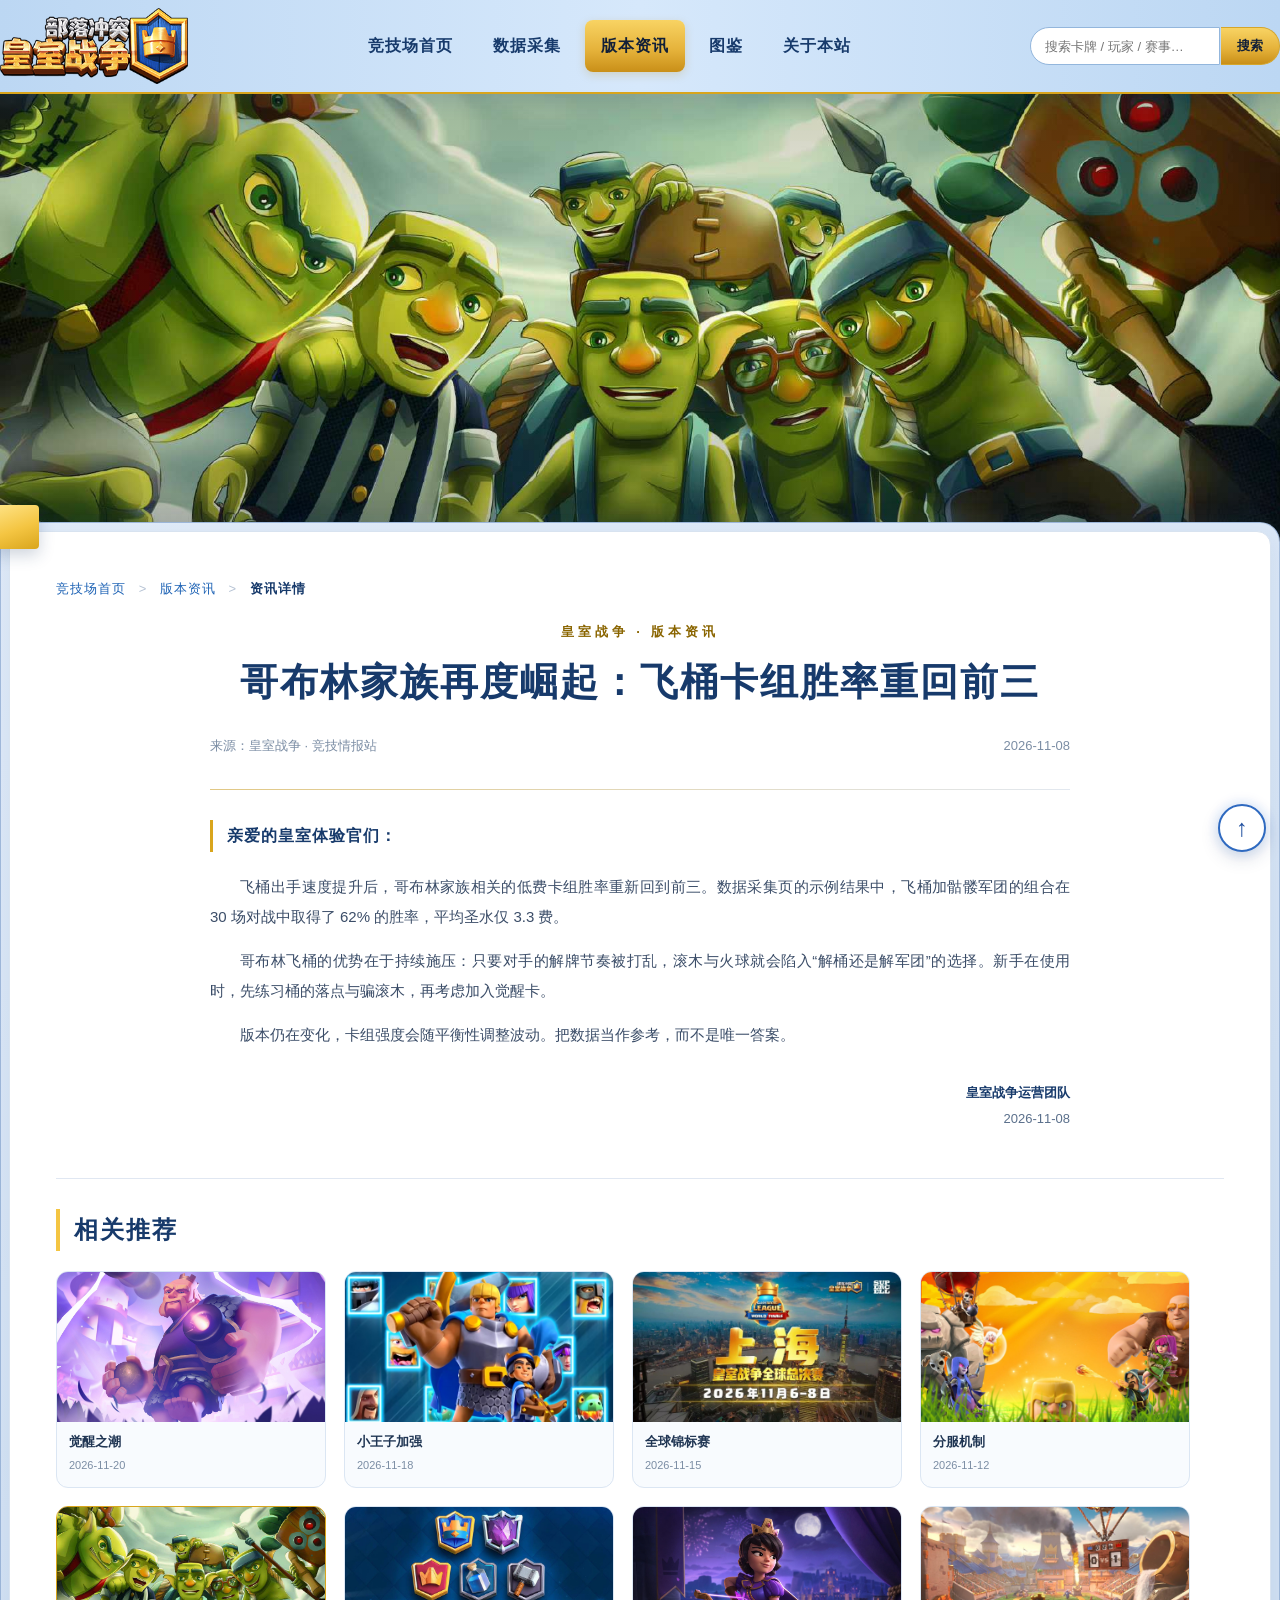
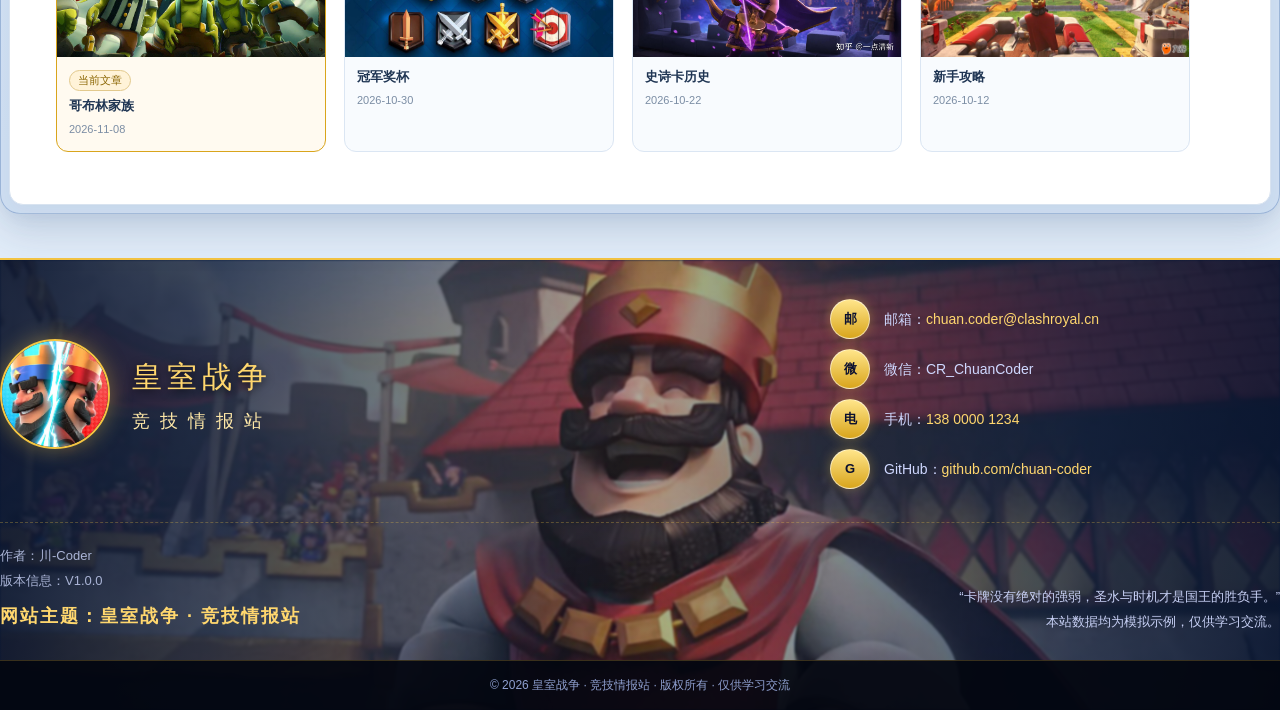
<file: news/goblin.html>
<!DOCTYPE html>
<html lang="zh-CN">
<head>
  <meta charset="UTF-8">
  <meta name="viewport" content="width=device-width, initial-scale=1.0">
  <!-- ========== 搜索结果描述(SEO) ==========-->
  <meta name="description" content="皇室战争 · 竞技情报站：卡牌图鉴、热门卡组、竞技场排名与版本资讯一站式查询。">
  <!-- ========== 搜索关键词 ==========-->
  <meta name="keywords" content="皇室战争, Clash Royale, 竞技场排名, 卡组, 觉醒卡">
  <!-- ========== 作者姓名 ==========-->
  <title>哥布林家族再度崛起：飞桶卡组胜率重回前三 · 皇室战争 竞技情报站</title>
  <link rel="stylesheet" href="../css/style.css">
</head>
<!-- ========== 顶端锚点 ==========-->
<body id="top">

  <!-- ========== 头部导航 ==========-->
  <header class="site-header">
    <div class="header-inner">
      <a class="logo" href="../index.html" title="返回竞技场首页">
        <img src="../images/icons/ClashRoyalImages.png" alt="皇室战争 · 竞技情报站 Logo">
      </a>

      <nav class="main-nav" aria-label="主导航">
        <ul class="nav">
          <li><a href="../index.html">竞技场首页</a></li>
          <li><a href="../signup.html">数据采集</a></li>
          <li class="active"><a href="../news.html">版本资讯</a></li>
          <li><a href="../gallery.html">图鉴</a></li>
          <li><a href="../about.html">关于本站</a></li>
        </ul>
      </nav>

      <form class="search-box" action="#" method="get" role="search" aria-label="站内搜索（装饰占位）">
        <input type="text" name="keyword" placeholder="搜索卡牌 / 玩家 / 赛事…">
        <button type="button">搜索</button>
      </form>
    </div>
  </header>

  <!-- ==========  新闻大图：版心之外的全宽图片 ==========  -->
  <section class="article-hero" aria-label="新闻配图">
    <img src="../images/news/Goblin.jpg" alt="哥布林家族">
  </section>

  <!--==========  与主图重叠的白色版心卡片 ========== -->
  <main class="container container-single article-page">
    <div class="container-inner">
      <p class="article-breadcrumb">
        <a href="../index.html">竞技场首页</a>
        <span class="sep">&gt;</span>
        <a href="../news.html#list">版本资讯</a>
        <span class="sep">&gt;</span>
        <span class="breadcrumb-current">资讯详情</span>
      </p>

      <p class="article-kicker">皇室战争 · 版本资讯</p>
      <h1 class="article-title">哥布林家族再度崛起：飞桶卡组胜率重回前三</h1>
      <div class="article-meta-line">
        <span>来源：皇室战争 · 竞技情报站</span>
        <time datetime="2026-11-08">2026-11-08</time>
      </div>
      <hr class="article-rule">

      <div class="article-body">
        <p class="article-lead">亲爱的皇室体验官们：</p>
        <p>飞桶出手速度提升后，哥布林家族相关的低费卡组胜率重新回到前三。数据采集页的示例结果中，飞桶加骷髅军团的组合在 30 场对战中取得了 62% 的胜率，平均圣水仅 3.3 费。</p>
          <p>哥布林飞桶的优势在于持续施压：只要对手的解牌节奏被打乱，滚木与火球就会陷入“解桶还是解军团”的选择。新手在使用时，先练习桶的落点与骗滚木，再考虑加入觉醒卡。</p>
          <p>版本仍在变化，卡组强度会随平衡性调整波动。把数据当作参考，而不是唯一答案。</p>
      </div>

      <p class="article-signature"><strong>皇室战争运营团队</strong><br><time datetime="2026-11-08">2026-11-08</time></p>

      <section class="related-section" aria-label="相关推荐">
        <h2>相关推荐</h2>
        <div class="related-grid">
          <a class="related-card" href="awakening.html">
            <img src="../images/news/Juexing.jpg" alt="觉醒之潮">
            <div class="related-text">
              <p>觉醒之潮</p>
              <span class="related-date">2026-11-20</span>
            </div>
          </a>
          <a class="related-card" href="prince.html">
            <img src="../images/news/Prince.jpg" alt="小王子加强">
            <div class="related-text">
              <p>小王子加强</p>
              <span class="related-date">2026-11-18</span>
            </div>
          </a>
          <a class="related-card" href="crl.html">
            <img src="../images/news/Match.jpg" alt="全球锦标赛">
            <div class="related-text">
              <p>全球锦标赛</p>
              <span class="related-date">2026-11-15</span>
            </div>
          </a>
          <a class="related-card" href="server-split.html">
            <img src="../images/news/ServerSplit.jpg" alt="分服机制">
            <div class="related-text">
              <p>分服机制</p>
              <span class="related-date">2026-11-12</span>
            </div>
          </a>
          <div class="related-card related-card-current">
            <img src="../images/news/Goblin.jpg" alt="哥布林家族">
            <div class="related-text">
              <span class="related-tag">当前文章</span>
              <p>哥布林家族</p>
              <span class="related-date">2026-11-08</span>
            </div>
          </div>
          <a class="related-card" href="trophy.html">
            <img src="../images/news/Cup.jpg" alt="冠军奖杯">
            <div class="related-text">
              <p>冠军奖杯</p>
              <span class="related-date">2026-10-30</span>
            </div>
          </a>
          <a class="related-card" href="epic-cards.html">
            <img src="../images/news/EpicCard.jpg" alt="史诗卡历史">
            <div class="related-text">
              <p>史诗卡历史</p>
              <span class="related-date">2026-10-22</span>
            </div>
          </a>
          <a class="related-card" href="guide.html">
            <img src="../images/news/Guide.jpg" alt="新手攻略">
            <div class="related-text">
              <p>新手攻略</p>
              <span class="related-date">2026-10-12</span>
            </div>
          </a>
        </div>
      </section>
    </div>
  </main>

  <!-- ========== 返回顶部 ========== -->
  <a class="back-top" href="#top" title="返回页面顶部" aria-label="返回页面顶部">↑</a>

  <!-- ========== 统一底栏 ========== -->
  <footer class="site-footer">
    <img class="footer-bg" src="../images/backgroud/RedKing.jpg" alt="" aria-hidden="true">

    <div class="footer-inner">
      <div class="footer-top">
        <div class="footer-brand">
          <img class="footer-logo" src="../images/icons/ClashRoyalImages2.png" alt="皇室战争双国王 Logo">
          <div class="footer-titles">
            <p class="footer-title-main">皇室战争</p>
            <p class="footer-title-sub">竞技情报站</p>
          </div>
        </div>

        <ul class="footer-contact">
          <li><span class="contact-circle">邮</span><span>邮箱：<a href="mailto:chuan.coder@clashroyal.cn">chuan.coder@clashroyal.cn</a></span></li>
          <li><span class="contact-circle">微</span><span>微信：CR_ChuanCoder</span></li>
          <li><span class="contact-circle">电</span><span>手机：<a href="tel:13800001234">138 0000 1234</a></span></li>
          <li><span class="contact-circle">G</span><span>GitHub：<a href="https://github.com/chuan-coder" target="_blank" rel="noopener" title="川-Coder 的 GitHub 主页">github.com/chuan-coder</a></span></li>
        </ul>
      </div>

      <div class="footer-lower">
        <div class="footer-info">
          <p>作者：川-Coder</p>
          <p>版本信息：V1.0.0</p>
          <p class="footer-theme">网站主题：皇室战争 · 竞技情报站</p>
        </div>
        <p class="footer-quote">“卡牌没有绝对的强弱，圣水与时机才是国王的胜负手。”<br>本站数据均为模拟示例，仅供学习交流。</p>
      </div>
    </div>

    <div class="footer-copy">
      <p>&copy; 2026 皇室战争 · 竞技情报站 · 版权所有 · 仅供学习交流</p>
    </div>
  </footer>

</body>
</html>
</file>
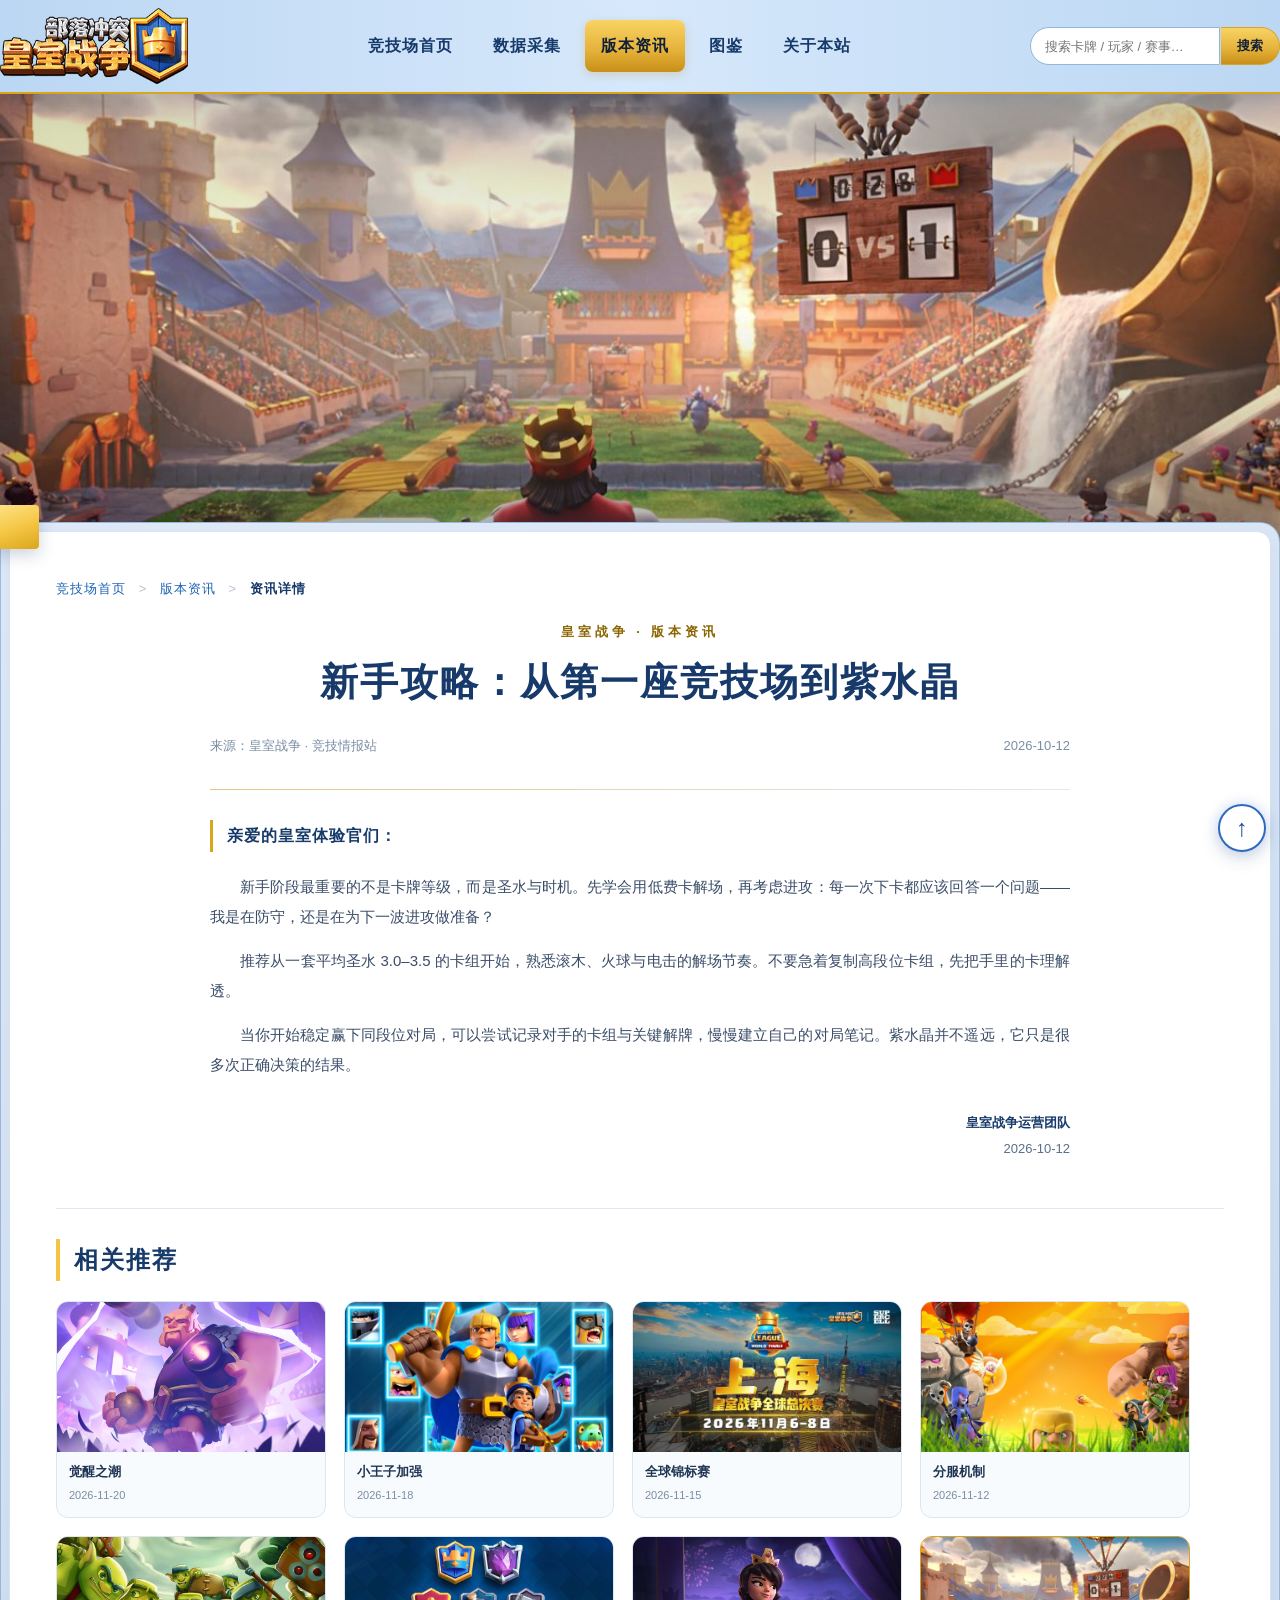
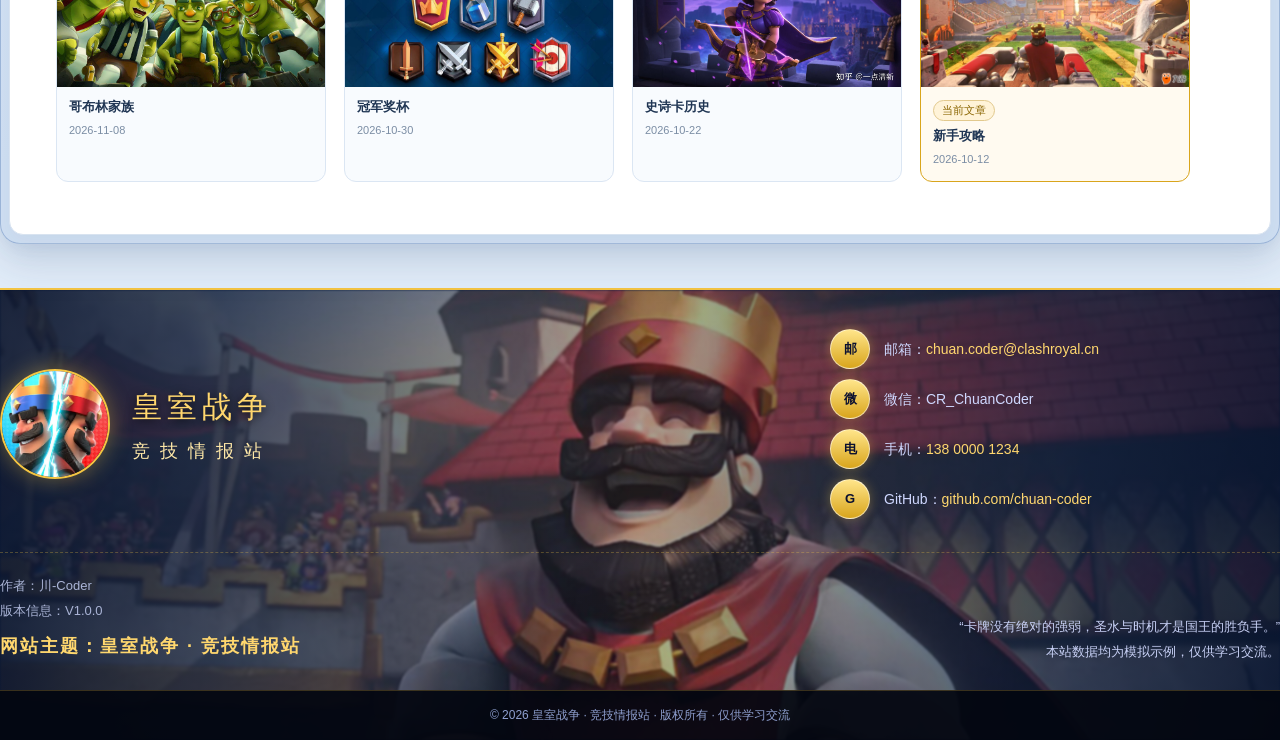
<file: news/guide.html>
<!DOCTYPE html>
<html lang="zh-CN">
<head>
  <meta charset="UTF-8">
  <meta name="viewport" content="width=device-width, initial-scale=1.0">
  <!-- ========== 搜索结果描述(SEO) ==========-->
  <meta name="description" content="皇室战争 · 竞技情报站：卡牌图鉴、热门卡组、竞技场排名与版本资讯一站式查询。">
  <!-- ========== 搜索关键词 ==========-->
  <meta name="keywords" content="皇室战争, Clash Royale, 竞技场排名, 卡组, 觉醒卡">
  <!-- ========== 作者姓名 ==========-->
  <title>新手攻略：从第一座竞技场到紫水晶 · 皇室战争 竞技情报站</title>
  <link rel="stylesheet" href="../css/style.css">
</head>
<!-- ========== 顶端锚点 ==========-->
<body id="top">

  <!-- ========== 头部导航 ==========-->
  <header class="site-header">
    <div class="header-inner">
      <a class="logo" href="../index.html" title="返回竞技场首页">
        <img src="../images/icons/ClashRoyalImages.png" alt="皇室战争 · 竞技情报站 Logo">
      </a>

      <nav class="main-nav" aria-label="主导航">
        <ul class="nav">
          <li><a href="../index.html">竞技场首页</a></li>
          <li><a href="../signup.html">数据采集</a></li>
          <li class="active"><a href="../news.html">版本资讯</a></li>
          <li><a href="../gallery.html">图鉴</a></li>
          <li><a href="../about.html">关于本站</a></li>
        </ul>
      </nav>

      <form class="search-box" action="#" method="get" role="search" aria-label="站内搜索（装饰占位）">
        <input type="text" name="keyword" placeholder="搜索卡牌 / 玩家 / 赛事…">
        <button type="button">搜索</button>
      </form>
    </div>
  </header>

  <!-- ========== 新闻大图：版心之外的全宽图片 ========== -->
  <section class="article-hero" aria-label="新闻配图">
    <img src="../images/news/Guide.jpg" alt="新手攻略">
  </section>

  <!-- ========== 与主图重叠的白色版心卡片 ========== -->
  <main class="container container-single article-page">
    <div class="container-inner">
      <p class="article-breadcrumb">
        <a href="../index.html">竞技场首页</a>
        <span class="sep">&gt;</span>
        <a href="../news.html#list">版本资讯</a>
        <span class="sep">&gt;</span>
        <span class="breadcrumb-current">资讯详情</span>
      </p>

      <p class="article-kicker">皇室战争 · 版本资讯</p>
      <h1 class="article-title">新手攻略：从第一座竞技场到紫水晶</h1>
      <div class="article-meta-line">
        <span>来源：皇室战争 · 竞技情报站</span>
        <time datetime="2026-10-12">2026-10-12</time>
      </div>
      <hr class="article-rule">

      <div class="article-body">
        <p class="article-lead">亲爱的皇室体验官们：</p>
        <p>新手阶段最重要的不是卡牌等级，而是圣水与时机。先学会用低费卡解场，再考虑进攻：每一次下卡都应该回答一个问题——我是在防守，还是在为下一波进攻做准备？</p>
          <p>推荐从一套平均圣水 3.0–3.5 的卡组开始，熟悉滚木、火球与电击的解场节奏。不要急着复制高段位卡组，先把手里的卡理解透。</p>
          <p>当你开始稳定赢下同段位对局，可以尝试记录对手的卡组与关键解牌，慢慢建立自己的对局笔记。紫水晶并不遥远，它只是很多次正确决策的结果。</p>
      </div>

      <p class="article-signature"><strong>皇室战争运营团队</strong><br><time datetime="2026-10-12">2026-10-12</time></p>

      <section class="related-section" aria-label="相关推荐">
        <h2>相关推荐</h2>
        <div class="related-grid">
          <a class="related-card" href="awakening.html">
            <img src="../images/news/Juexing.jpg" alt="觉醒之潮">
            <div class="related-text">
              <p>觉醒之潮</p>
              <span class="related-date">2026-11-20</span>
            </div>
          </a>
          <a class="related-card" href="prince.html">
            <img src="../images/news/Prince.jpg" alt="小王子加强">
            <div class="related-text">
              <p>小王子加强</p>
              <span class="related-date">2026-11-18</span>
            </div>
          </a>
          <a class="related-card" href="crl.html">
            <img src="../images/news/Match.jpg" alt="全球锦标赛">
            <div class="related-text">
              <p>全球锦标赛</p>
              <span class="related-date">2026-11-15</span>
            </div>
          </a>
          <a class="related-card" href="server-split.html">
            <img src="../images/news/ServerSplit.jpg" alt="分服机制">
            <div class="related-text">
              <p>分服机制</p>
              <span class="related-date">2026-11-12</span>
            </div>
          </a>
          <a class="related-card" href="goblin.html">
            <img src="../images/news/Goblin.jpg" alt="哥布林家族">
            <div class="related-text">
              <p>哥布林家族</p>
              <span class="related-date">2026-11-08</span>
            </div>
          </a>
          <a class="related-card" href="trophy.html">
            <img src="../images/news/Cup.jpg" alt="冠军奖杯">
            <div class="related-text">
              <p>冠军奖杯</p>
              <span class="related-date">2026-10-30</span>
            </div>
          </a>
          <a class="related-card" href="epic-cards.html">
            <img src="../images/news/EpicCard.jpg" alt="史诗卡历史">
            <div class="related-text">
              <p>史诗卡历史</p>
              <span class="related-date">2026-10-22</span>
            </div>
          </a>
          <div class="related-card related-card-current">
            <img src="../images/news/Guide.jpg" alt="新手攻略">
            <div class="related-text">
              <span class="related-tag">当前文章</span>
              <p>新手攻略</p>
              <span class="related-date">2026-10-12</span>
            </div>
          </div>
        </div>
      </section>
    </div>
  </main>

  <!-- ========== 返回顶部 ========== -->
  <a class="back-top" href="#top" title="返回页面顶部" aria-label="返回页面顶部">↑</a>

  <!-- ========== 统一底栏 ========== -->
  <footer class="site-footer">
    <img class="footer-bg" src="../images/backgroud/RedKing.jpg" alt="" aria-hidden="true">

    <div class="footer-inner">
      <div class="footer-top">
        <div class="footer-brand">
          <img class="footer-logo" src="../images/icons/ClashRoyalImages2.png" alt="皇室战争双国王 Logo">
          <div class="footer-titles">
            <p class="footer-title-main">皇室战争</p>
            <p class="footer-title-sub">竞技情报站</p>
          </div>
        </div>

        <ul class="footer-contact">
          <li><span class="contact-circle">邮</span><span>邮箱：<a href="mailto:chuan.coder@clashroyal.cn">chuan.coder@clashroyal.cn</a></span></li>
          <li><span class="contact-circle">微</span><span>微信：CR_ChuanCoder</span></li>
          <li><span class="contact-circle">电</span><span>手机：<a href="tel:13800001234">138 0000 1234</a></span></li>
          <li><span class="contact-circle">G</span><span>GitHub：<a href="https://github.com/chuan-coder" target="_blank" rel="noopener" title="川-Coder 的 GitHub 主页">github.com/chuan-coder</a></span></li>
        </ul>
      </div>

      <div class="footer-lower">
        <div class="footer-info">
          <p>作者：川-Coder</p>
          <p>版本信息：V1.0.0</p>
          <p class="footer-theme">网站主题：皇室战争 · 竞技情报站</p>
        </div>
        <p class="footer-quote">“卡牌没有绝对的强弱，圣水与时机才是国王的胜负手。”<br>本站数据均为模拟示例，仅供学习交流。</p>
      </div>
    </div>

    <div class="footer-copy">
      <p>&copy; 2026 皇室战争 · 竞技情报站 · 版权所有 · 仅供学习交流</p>
    </div>
  </footer>

</body>
</html>
</file>
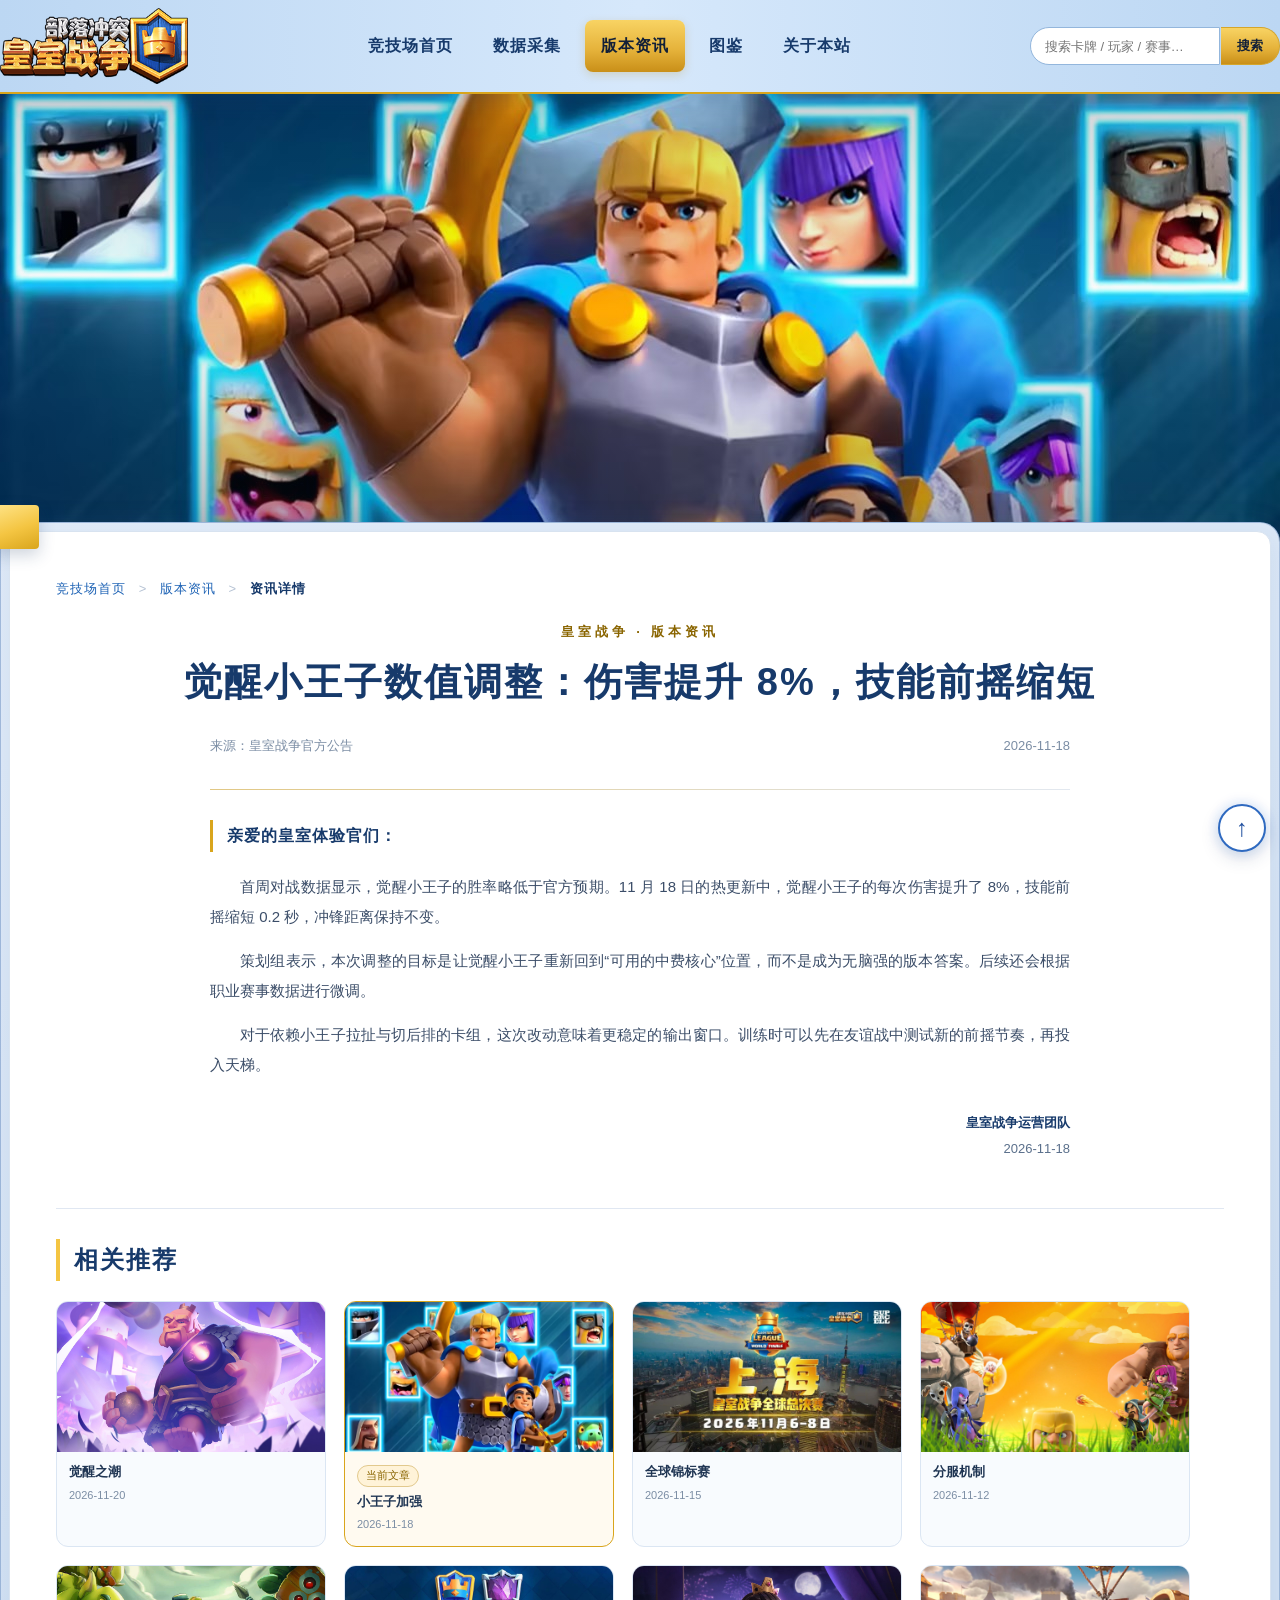
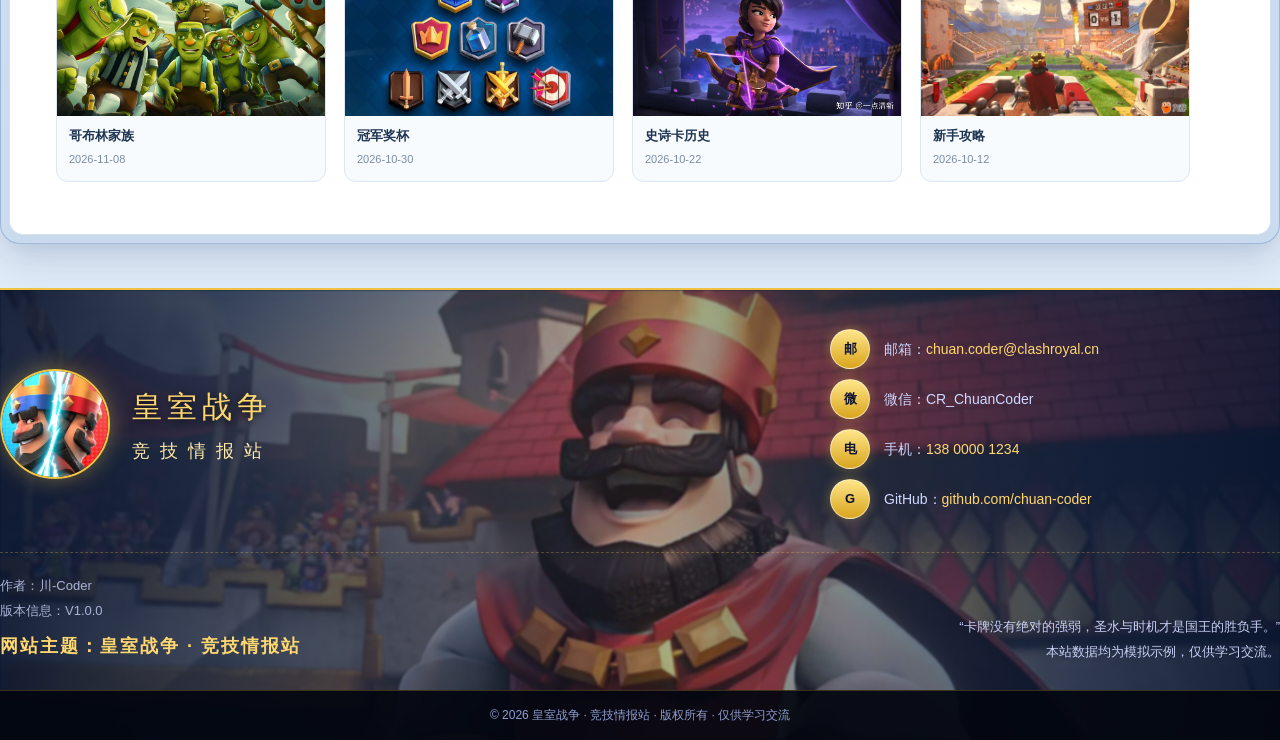
<file: news/prince.html>
<!DOCTYPE html>
<html lang="zh-CN">
<head>
  <meta charset="UTF-8">
  <meta name="viewport" content="width=device-width, initial-scale=1.0">
    <!-- ========== 搜索结果描述(SEO) ==========-->
  <meta name="description" content="皇室战争 · 竞技情报站：卡牌图鉴、热门卡组、竞技场排名与版本资讯一站式查询。">
  <!-- ========== 搜索关键词 ==========-->
  <meta name="keywords" content="皇室战争, Clash Royale, 竞技场排名, 卡组, 觉醒卡">
  <!-- ========== 作者姓名 ==========-->
  <title>觉醒小王子数值调整：伤害提升 8%，技能前摇缩短 · 皇室战争 竞技情报站</title>
  <link rel="stylesheet" href="../css/style.css">
</head>
<!-- ========== 顶端锚点 ==========-->
<body id="top">

  <!-- ========== 头部导航 ==========-->
  <header class="site-header">
    <div class="header-inner">
      <a class="logo" href="../index.html" title="返回竞技场首页">
        <img src="../images/icons/ClashRoyalImages.png" alt="皇室战争 · 竞技情报站 Logo">
      </a>

      <nav class="main-nav" aria-label="主导航">
        <ul class="nav">
          <li><a href="../index.html">竞技场首页</a></li>
          <li><a href="../signup.html">数据采集</a></li>
          <li class="active"><a href="../news.html">版本资讯</a></li>
          <li><a href="../gallery.html">图鉴</a></li>
          <li><a href="../about.html">关于本站</a></li>
        </ul>
      </nav>

      <form class="search-box" action="#" method="get" role="search" aria-label="站内搜索（装饰占位）">
        <input type="text" name="keyword" placeholder="搜索卡牌 / 玩家 / 赛事…">
        <button type="button">搜索</button>
      </form>
    </div>
  </header>

  <!-- ========== 新闻大图：版心之外的全宽图片 ========== -->
  <section class="article-hero hero-prince" aria-label="新闻配图">
    <img src="../images/news/Prince.jpg" alt="小王子加强">
  </section>

  <!-- ========== 与主图重叠的白色版心卡片 ========== -->
  <main class="container container-single article-page">
    <div class="container-inner">
      <p class="article-breadcrumb">
        <a href="../index.html">竞技场首页</a>
        <span class="sep">&gt;</span>
        <a href="../news.html#list">版本资讯</a>
        <span class="sep">&gt;</span>
        <span class="breadcrumb-current">资讯详情</span>
      </p>

      <p class="article-kicker">皇室战争 · 版本资讯</p>
      <h1 class="article-title">觉醒小王子数值调整：伤害提升 8%，技能前摇缩短</h1>
      <div class="article-meta-line">
        <span>来源：皇室战争官方公告</span>
        <time datetime="2026-11-18">2026-11-18</time>
      </div>
      <hr class="article-rule">

      <div class="article-body">
        <p class="article-lead">亲爱的皇室体验官们：</p>
        <p>首周对战数据显示，觉醒小王子的胜率略低于官方预期。11 月 18 日的热更新中，觉醒小王子的每次伤害提升了 8%，技能前摇缩短 0.2 秒，冲锋距离保持不变。</p>
          <p>策划组表示，本次调整的目标是让觉醒小王子重新回到“可用的中费核心”位置，而不是成为无脑强的版本答案。后续还会根据职业赛事数据进行微调。</p>
          <p>对于依赖小王子拉扯与切后排的卡组，这次改动意味着更稳定的输出窗口。训练时可以先在友谊战中测试新的前摇节奏，再投入天梯。</p>
      </div>

      <p class="article-signature"><strong>皇室战争运营团队</strong><br><time datetime="2026-11-18">2026-11-18</time></p>

      <section class="related-section" aria-label="相关推荐">
        <h2>相关推荐</h2>
        <div class="related-grid">
          <a class="related-card" href="awakening.html">
            <img src="../images/news/Juexing.jpg" alt="觉醒之潮">
            <div class="related-text">
              <p>觉醒之潮</p>
              <span class="related-date">2026-11-20</span>
            </div>
          </a>
          <div class="related-card related-card-current">
            <img src="../images/news/Prince.jpg" alt="小王子加强">
            <div class="related-text">
              <span class="related-tag">当前文章</span>
              <p>小王子加强</p>
              <span class="related-date">2026-11-18</span>
            </div>
          </div>
          <a class="related-card" href="crl.html">
            <img src="../images/news/Match.jpg" alt="全球锦标赛">
            <div class="related-text">
              <p>全球锦标赛</p>
              <span class="related-date">2026-11-15</span>
            </div>
          </a>
          <a class="related-card" href="server-split.html">
            <img src="../images/news/ServerSplit.jpg" alt="分服机制">
            <div class="related-text">
              <p>分服机制</p>
              <span class="related-date">2026-11-12</span>
            </div>
          </a>
          <a class="related-card" href="goblin.html">
            <img src="../images/news/Goblin.jpg" alt="哥布林家族">
            <div class="related-text">
              <p>哥布林家族</p>
              <span class="related-date">2026-11-08</span>
            </div>
          </a>
          <a class="related-card" href="trophy.html">
            <img src="../images/news/Cup.jpg" alt="冠军奖杯">
            <div class="related-text">
              <p>冠军奖杯</p>
              <span class="related-date">2026-10-30</span>
            </div>
          </a>
          <a class="related-card" href="epic-cards.html">
            <img src="../images/news/EpicCard.jpg" alt="史诗卡历史">
            <div class="related-text">
              <p>史诗卡历史</p>
              <span class="related-date">2026-10-22</span>
            </div>
          </a>
          <a class="related-card" href="guide.html">
            <img src="../images/news/Guide.jpg" alt="新手攻略">
            <div class="related-text">
              <p>新手攻略</p>
              <span class="related-date">2026-10-12</span>
            </div>
          </a>
        </div>
      </section>
    </div>
  </main>

  <!-- ========== 返回顶部 ========== -->
  <a class="back-top" href="#top" title="返回页面顶部" aria-label="返回页面顶部">↑</a>

  <!-- ========== 统一底栏 ========== -->
  <footer class="site-footer">
    <img class="footer-bg" src="../images/backgroud/RedKing.jpg" alt="" aria-hidden="true">

    <div class="footer-inner">
      <div class="footer-top">
        <div class="footer-brand">
          <img class="footer-logo" src="../images/icons/ClashRoyalImages2.png" alt="皇室战争双国王 Logo">
          <div class="footer-titles">
            <p class="footer-title-main">皇室战争</p>
            <p class="footer-title-sub">竞技情报站</p>
          </div>
        </div>

        <ul class="footer-contact">
          <li><span class="contact-circle">邮</span><span>邮箱：<a href="mailto:chuan.coder@clashroyal.cn">chuan.coder@clashroyal.cn</a></span></li>
          <li><span class="contact-circle">微</span><span>微信：CR_ChuanCoder</span></li>
          <li><span class="contact-circle">电</span><span>手机：<a href="tel:13800001234">138 0000 1234</a></span></li>
          <li><span class="contact-circle">G</span><span>GitHub：<a href="https://github.com/chuan-coder" target="_blank" rel="noopener" title="川-Coder 的 GitHub 主页">github.com/chuan-coder</a></span></li>
        </ul>
      </div>

      <div class="footer-lower">
        <div class="footer-info">
          <p>作者：川-Coder</p>
          <p>版本信息：V1.0.0</p>
          <p class="footer-theme">网站主题：皇室战争 · 竞技情报站</p>
        </div>
        <p class="footer-quote">“卡牌没有绝对的强弱，圣水与时机才是国王的胜负手。”<br>本站数据均为模拟示例，仅供学习交流。</p>
      </div>
    </div>

    <div class="footer-copy">
      <p>&copy; 2026 皇室战争 · 竞技情报站 · 版权所有 · 仅供学习交流</p>
    </div>
  </footer>

</body>
</html>
</file>
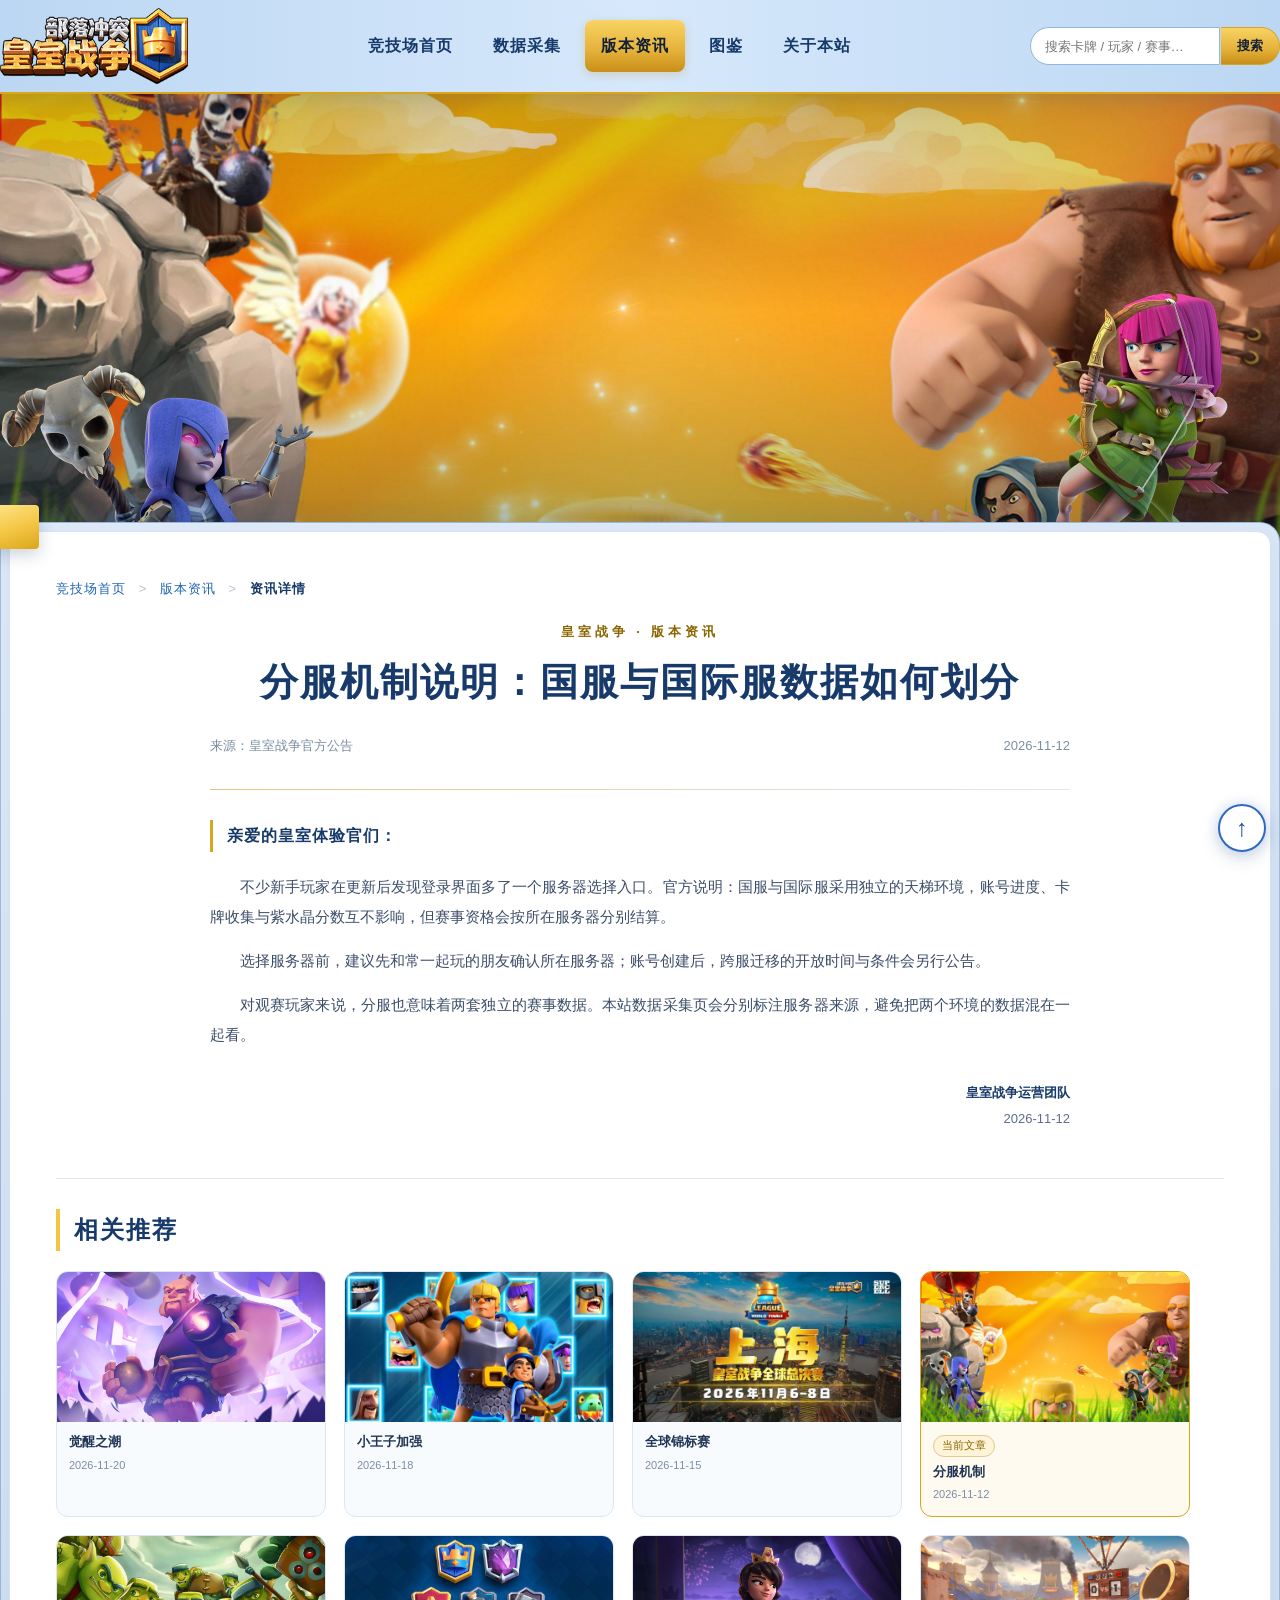
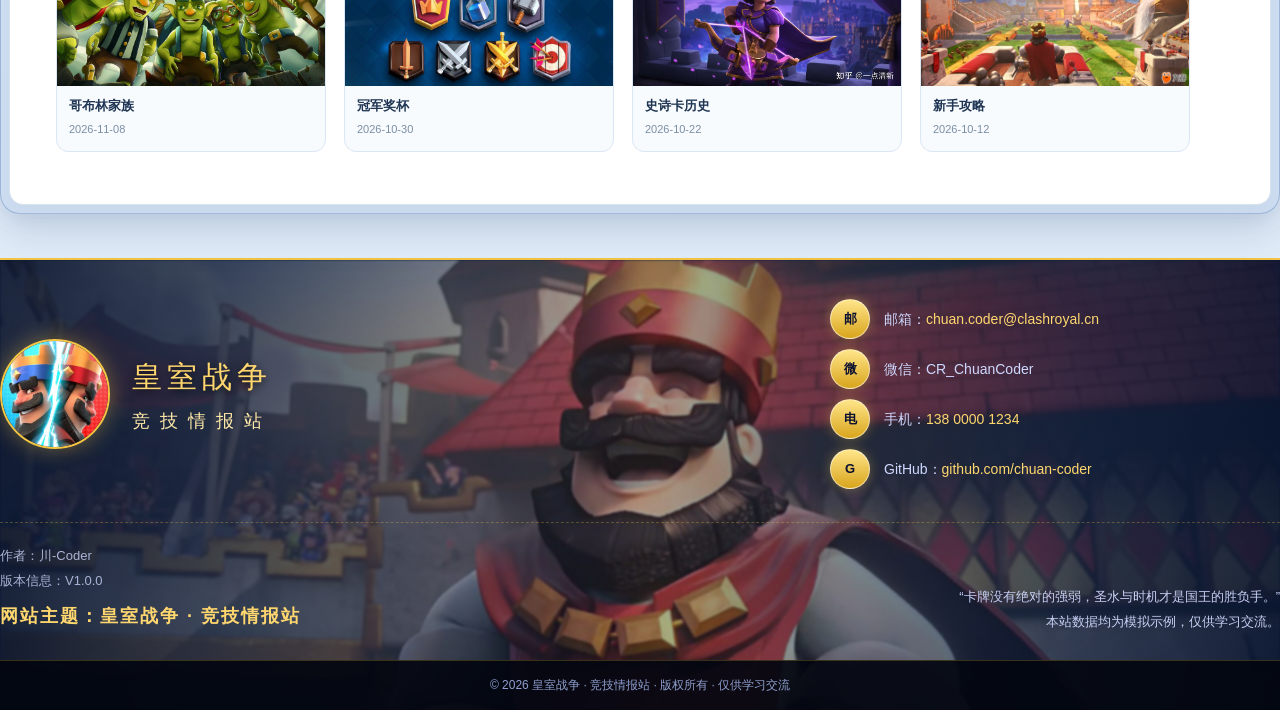
<file: news/server-split.html>
<!DOCTYPE html>
<html lang="zh-CN">
<head>
  <meta charset="UTF-8">
  <meta name="viewport" content="width=device-width, initial-scale=1.0">
  <meta name="description" content="分服机制 · 皇室战争 竞技情报站新闻详情。">
  <meta name="keywords" content="皇室战争, 分服机制, 版本资讯, 觉醒之潮">
  <meta name="author" content="川-Coder">
  <title>分服机制说明：国服与国际服数据如何划分 · 皇室战争 竞技情报站</title>
  <link rel="stylesheet" href="../css/style.css">
</head>
<body id="top">

<!-- ============================================================
     新闻详情页（news/server-split.html）：分服机制
     ============================================================ -->

<header class="site-header">
  <div class="header-inner">
    <a class="logo" href="../index.html" title="返回竞技场首页">
      <img src="../images/icons/ClashRoyalImages.png" alt="皇室战争 · 竞技情报站 Logo">
    </a>

    <nav class="main-nav" aria-label="主导航">
      <ul class="nav">
        <li><a href="../index.html">竞技场首页</a></li>
        <li><a href="../signup.html">数据采集</a></li>
        <li class="active"><a href="../news.html">版本资讯</a></li>
        <li><a href="../gallery.html">图鉴</a></li>
        <li><a href="../about.html">关于本站</a></li>
      </ul>
    </nav>

    <form class="search-box" action="#" method="get" role="search" aria-label="站内搜索（装饰占位）">
      <input type="text" name="keyword" placeholder="搜索卡牌 / 玩家 / 赛事…">
      <button type="button">搜索</button>
    </form>
  </div>
</header>

<!-- 新闻大图：版心之外的全宽图片 -->
<section class="article-hero" aria-label="新闻配图">
  <img src="../images/news/ServerSplit.jpg" alt="分服机制">
</section>

<!-- 与主图重叠的白色版心卡片 -->
<main class="container container-single article-page">
  <div class="container-inner">
    <p class="article-breadcrumb">
      <a href="../index.html">竞技场首页</a>
      <span class="sep">&gt;</span>
      <a href="../news.html#list">版本资讯</a>
      <span class="sep">&gt;</span>
      <span class="breadcrumb-current">资讯详情</span>
    </p>

    <p class="article-kicker">皇室战争 · 版本资讯</p>
    <h1 class="article-title">分服机制说明：国服与国际服数据如何划分</h1>
    <div class="article-meta-line">
      <span>来源：皇室战争官方公告</span>
      <time datetime="2026-11-12">2026-11-12</time>
    </div>
    <hr class="article-rule">

    <div class="article-body">
      <p class="article-lead">亲爱的皇室体验官们：</p>
      <p>不少新手玩家在更新后发现登录界面多了一个服务器选择入口。官方说明：国服与国际服采用独立的天梯环境，账号进度、卡牌收集与紫水晶分数互不影响，但赛事资格会按所在服务器分别结算。</p>
        <p>选择服务器前，建议先和常一起玩的朋友确认所在服务器；账号创建后，跨服迁移的开放时间与条件会另行公告。</p>
        <p>对观赛玩家来说，分服也意味着两套独立的赛事数据。本站数据采集页会分别标注服务器来源，避免把两个环境的数据混在一起看。</p>
    </div>

    <p class="article-signature"><strong>皇室战争运营团队</strong><br><time datetime="2026-11-12">2026-11-12</time></p>

    <section class="related-section" aria-label="相关推荐">
      <h2>相关推荐</h2>
      <div class="related-grid">
        <a class="related-card" href="awakening.html">
          <img src="../images/news/Juexing.jpg" alt="觉醒之潮">
          <div class="related-text">
            <p>觉醒之潮</p>
            <span class="related-date">2026-11-20</span>
          </div>
        </a>
        <a class="related-card" href="prince.html">
          <img src="../images/news/Prince.jpg" alt="小王子加强">
          <div class="related-text">
            <p>小王子加强</p>
            <span class="related-date">2026-11-18</span>
          </div>
        </a>
        <a class="related-card" href="crl.html">
          <img src="../images/news/Match.jpg" alt="全球锦标赛">
          <div class="related-text">
            <p>全球锦标赛</p>
            <span class="related-date">2026-11-15</span>
          </div>
        </a>
        <div class="related-card related-card-current">
          <img src="../images/news/ServerSplit.jpg" alt="分服机制">
          <div class="related-text">
            <span class="related-tag">当前文章</span>
            <p>分服机制</p>
            <span class="related-date">2026-11-12</span>
          </div>
        </div>
        <a class="related-card" href="goblin.html">
          <img src="../images/news/Goblin.jpg" alt="哥布林家族">
          <div class="related-text">
            <p>哥布林家族</p>
            <span class="related-date">2026-11-08</span>
          </div>
        </a>
        <a class="related-card" href="trophy.html">
          <img src="../images/news/Cup.jpg" alt="冠军奖杯">
          <div class="related-text">
            <p>冠军奖杯</p>
            <span class="related-date">2026-10-30</span>
          </div>
        </a>
        <a class="related-card" href="epic-cards.html">
          <img src="../images/news/EpicCard.jpg" alt="史诗卡历史">
          <div class="related-text">
            <p>史诗卡历史</p>
            <span class="related-date">2026-10-22</span>
          </div>
        </a>
        <a class="related-card" href="guide.html">
          <img src="../images/news/Guide.jpg" alt="新手攻略">
          <div class="related-text">
            <p>新手攻略</p>
            <span class="related-date">2026-10-12</span>
          </div>
        </a>
      </div>
    </section>
  </div>
</main>

<!-- ========== 返回顶部 ========== -->
<a class="back-top" href="#top" title="返回页面顶部" aria-label="返回页面顶部">↑</a>

<!-- ========== 统一底栏 ========== -->
<footer class="site-footer">
  <img class="footer-bg" src="../images/backgroud/RedKing.jpg" alt="" aria-hidden="true">

  <div class="footer-inner">
    <div class="footer-top">
      <div class="footer-brand">
        <img class="footer-logo" src="../images/icons/ClashRoyalImages2.png" alt="皇室战争双国王 Logo">
        <div class="footer-titles">
          <p class="footer-title-main">皇室战争</p>
          <p class="footer-title-sub">竞技情报站</p>
        </div>
      </div>

      <ul class="footer-contact">
        <li><span class="contact-circle">邮</span><span>邮箱：<a href="mailto:chuan.coder@clashroyal.cn">chuan.coder@clashroyal.cn</a></span></li>
        <li><span class="contact-circle">微</span><span>微信：CR_ChuanCoder</span></li>
        <li><span class="contact-circle">电</span><span>手机：<a href="tel:13800001234">138 0000 1234</a></span></li>
        <li><span class="contact-circle">G</span><span>GitHub：<a href="https://github.com/chuan-coder" target="_blank" rel="noopener" title="川-Coder 的 GitHub 主页">github.com/chuan-coder</a></span></li>
      </ul>
    </div>

    <div class="footer-lower">
      <div class="footer-info">
        <p>作者：川-Coder</p>
        <p>版本信息：V1.0.0</p>
        <p class="footer-theme">网站主题：皇室战争 · 竞技情报站</p>
      </div>
      <p class="footer-quote">“卡牌没有绝对的强弱，圣水与时机才是国王的胜负手。”<br>本站数据均为模拟示例，仅供学习交流。</p>
    </div>
  </div>

  <div class="footer-copy">
    <p>&copy; 2026 皇室战争 · 竞技情报站 · 版权所有 · 仅供学习交流</p>
  </div>
</footer>

</body>
</html>
</file>
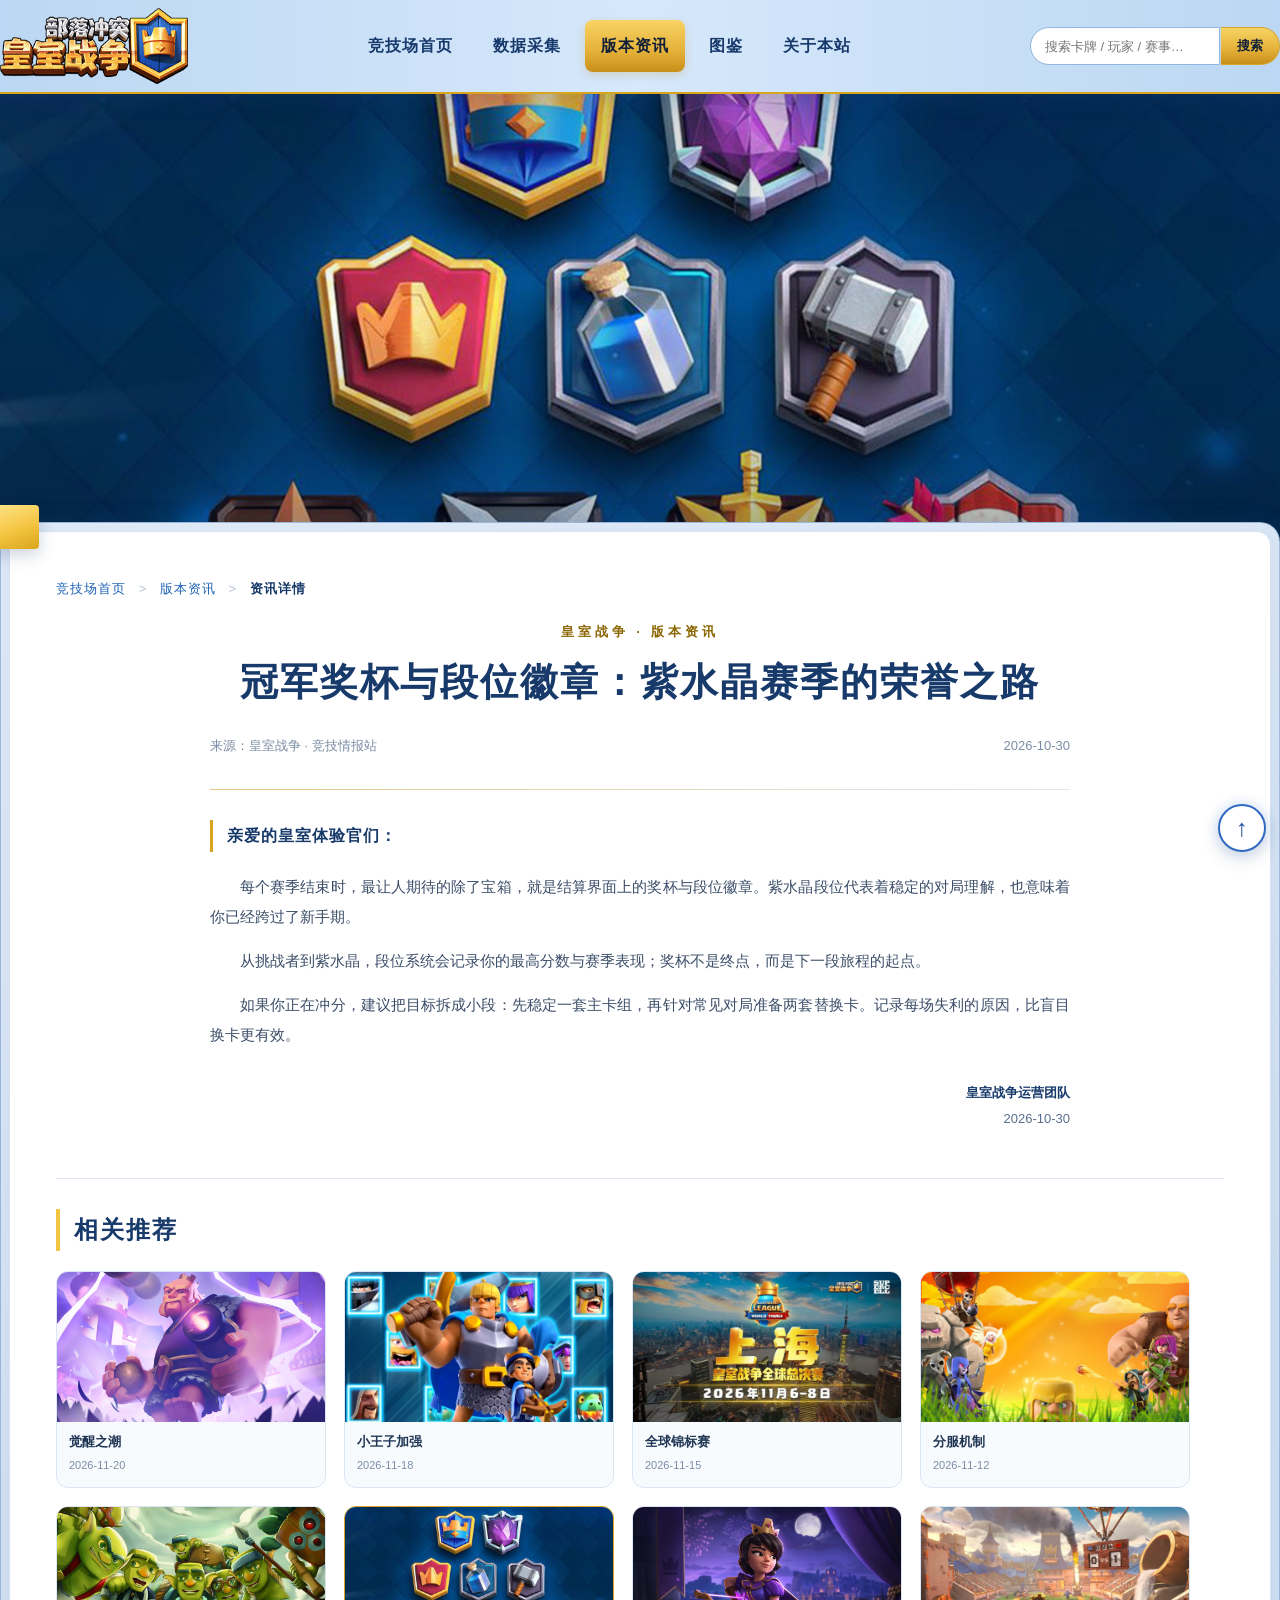
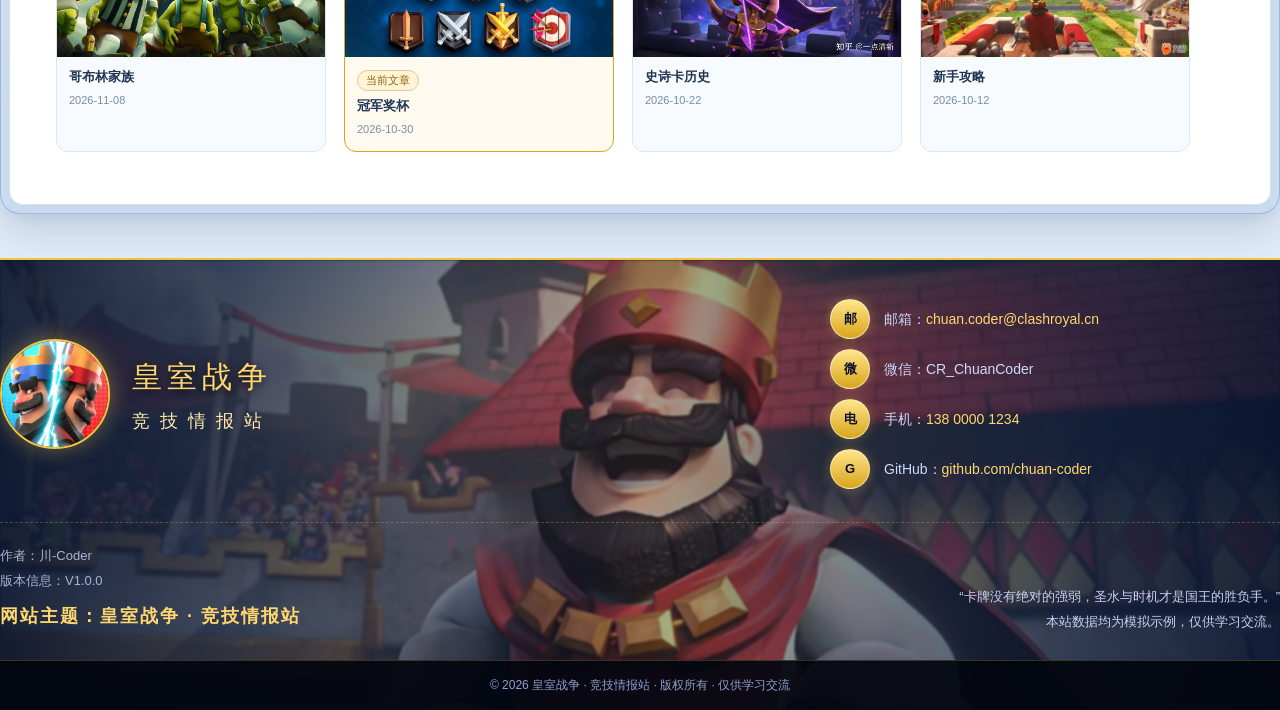
<file: news/trophy.html>
<!DOCTYPE html>
<html lang="zh-CN">
<head>
  <meta charset="UTF-8">
  <meta name="viewport" content="width=device-width, initial-scale=1.0">
  <meta name="description" content="冠军奖杯 · 皇室战争 竞技情报站新闻详情。">
  <meta name="keywords" content="皇室战争, 冠军奖杯, 版本资讯, 觉醒之潮">
  <meta name="author" content="川-Coder">
  <title>冠军奖杯与段位徽章：紫水晶赛季的荣誉之路 · 皇室战争 竞技情报站</title>
  <link rel="stylesheet" href="../css/style.css">
</head>
<body id="top">

<!-- ============================================================
     新闻详情页（news/trophy.html）：冠军奖杯
     ============================================================ -->

<header class="site-header">
  <div class="header-inner">
    <a class="logo" href="../index.html" title="返回竞技场首页">
      <img src="../images/icons/ClashRoyalImages.png" alt="皇室战争 · 竞技情报站 Logo">
    </a>

    <nav class="main-nav" aria-label="主导航">
      <ul class="nav">
        <li><a href="../index.html">竞技场首页</a></li>
        <li><a href="../signup.html">数据采集</a></li>
        <li class="active"><a href="../news.html">版本资讯</a></li>
        <li><a href="../gallery.html">图鉴</a></li>
        <li><a href="../about.html">关于本站</a></li>
      </ul>
    </nav>

    <form class="search-box" action="#" method="get" role="search" aria-label="站内搜索（装饰占位）">
      <input type="text" name="keyword" placeholder="搜索卡牌 / 玩家 / 赛事…">
      <button type="button">搜索</button>
    </form>
  </div>
</header>

<!-- 新闻大图：版心之外的全宽图片 -->
<section class="article-hero" aria-label="新闻配图">
  <img src="../images/news/Cup.jpg" alt="冠军奖杯">
</section>

<!-- 与主图重叠的白色版心卡片 -->
<main class="container container-single article-page">
  <div class="container-inner">
    <p class="article-breadcrumb">
      <a href="../index.html">竞技场首页</a>
      <span class="sep">&gt;</span>
      <a href="../news.html#list">版本资讯</a>
      <span class="sep">&gt;</span>
      <span class="breadcrumb-current">资讯详情</span>
    </p>

    <p class="article-kicker">皇室战争 · 版本资讯</p>
    <h1 class="article-title">冠军奖杯与段位徽章：紫水晶赛季的荣誉之路</h1>
    <div class="article-meta-line">
      <span>来源：皇室战争 · 竞技情报站</span>
      <time datetime="2026-10-30">2026-10-30</time>
    </div>
    <hr class="article-rule">

    <div class="article-body">
      <p class="article-lead">亲爱的皇室体验官们：</p>
      <p>每个赛季结束时，最让人期待的除了宝箱，就是结算界面上的奖杯与段位徽章。紫水晶段位代表着稳定的对局理解，也意味着你已经跨过了新手期。</p>
        <p>从挑战者到紫水晶，段位系统会记录你的最高分数与赛季表现；奖杯不是终点，而是下一段旅程的起点。</p>
        <p>如果你正在冲分，建议把目标拆成小段：先稳定一套主卡组，再针对常见对局准备两套替换卡。记录每场失利的原因，比盲目换卡更有效。</p>
    </div>

    <p class="article-signature"><strong>皇室战争运营团队</strong><br><time datetime="2026-10-30">2026-10-30</time></p>

    <section class="related-section" aria-label="相关推荐">
      <h2>相关推荐</h2>
      <div class="related-grid">
        <a class="related-card" href="awakening.html">
          <img src="../images/news/Juexing.jpg" alt="觉醒之潮">
          <div class="related-text">
            <p>觉醒之潮</p>
            <span class="related-date">2026-11-20</span>
          </div>
        </a>
        <a class="related-card" href="prince.html">
          <img src="../images/news/Prince.jpg" alt="小王子加强">
          <div class="related-text">
            <p>小王子加强</p>
            <span class="related-date">2026-11-18</span>
          </div>
        </a>
        <a class="related-card" href="crl.html">
          <img src="../images/news/Match.jpg" alt="全球锦标赛">
          <div class="related-text">
            <p>全球锦标赛</p>
            <span class="related-date">2026-11-15</span>
          </div>
        </a>
        <a class="related-card" href="server-split.html">
          <img src="../images/news/ServerSplit.jpg" alt="分服机制">
          <div class="related-text">
            <p>分服机制</p>
            <span class="related-date">2026-11-12</span>
          </div>
        </a>
        <a class="related-card" href="goblin.html">
          <img src="../images/news/Goblin.jpg" alt="哥布林家族">
          <div class="related-text">
            <p>哥布林家族</p>
            <span class="related-date">2026-11-08</span>
          </div>
        </a>
        <div class="related-card related-card-current">
          <img src="../images/news/Cup.jpg" alt="冠军奖杯">
          <div class="related-text">
            <span class="related-tag">当前文章</span>
            <p>冠军奖杯</p>
            <span class="related-date">2026-10-30</span>
          </div>
        </div>
        <a class="related-card" href="epic-cards.html">
          <img src="../images/news/EpicCard.jpg" alt="史诗卡历史">
          <div class="related-text">
            <p>史诗卡历史</p>
            <span class="related-date">2026-10-22</span>
          </div>
        </a>
        <a class="related-card" href="guide.html">
          <img src="../images/news/Guide.jpg" alt="新手攻略">
          <div class="related-text">
            <p>新手攻略</p>
            <span class="related-date">2026-10-12</span>
          </div>
        </a>
      </div>
    </section>
  </div>
</main>

<!-- ========== 返回顶部 ========== -->
<a class="back-top" href="#top" title="返回页面顶部" aria-label="返回页面顶部">↑</a>

<!-- ========== 统一底栏 ========== -->
<footer class="site-footer">
  <img class="footer-bg" src="../images/backgroud/RedKing.jpg" alt="" aria-hidden="true">

  <div class="footer-inner">
    <div class="footer-top">
      <div class="footer-brand">
        <img class="footer-logo" src="../images/icons/ClashRoyalImages2.png" alt="皇室战争双国王 Logo">
        <div class="footer-titles">
          <p class="footer-title-main">皇室战争</p>
          <p class="footer-title-sub">竞技情报站</p>
        </div>
      </div>

      <ul class="footer-contact">
        <li><span class="contact-circle">邮</span><span>邮箱：<a href="mailto:chuan.coder@clashroyal.cn">chuan.coder@clashroyal.cn</a></span></li>
        <li><span class="contact-circle">微</span><span>微信：CR_ChuanCoder</span></li>
        <li><span class="contact-circle">电</span><span>手机：<a href="tel:13800001234">138 0000 1234</a></span></li>
        <li><span class="contact-circle">G</span><span>GitHub：<a href="https://github.com/chuan-coder" target="_blank" rel="noopener" title="川-Coder 的 GitHub 主页">github.com/chuan-coder</a></span></li>
      </ul>
    </div>

    <div class="footer-lower">
      <div class="footer-info">
        <p>作者：川-Coder</p>
        <p>版本信息：V1.0.0</p>
        <p class="footer-theme">网站主题：皇室战争 · 竞技情报站</p>
      </div>
      <p class="footer-quote">“卡牌没有绝对的强弱，圣水与时机才是国王的胜负手。”<br>本站数据均为模拟示例，仅供学习交流。</p>
    </div>
  </div>

  <div class="footer-copy">
    <p>&copy; 2026 皇室战争 · 竞技情报站 · 版权所有 · 仅供学习交流</p>
  </div>
</footer>

</body>
</html>
</file>
<file: css/style.css>
/* ========== 1. 全局基础与版心 ========== */
/* ===== 用到：* 清默认边距、box-sizing 盒子模型、背景渐变、margin:auto 居中、圆角 + 阴影 + ::before 小方块 ===== */
* {
  margin: 0;
  padding: 0;
  box-sizing: border-box;
}

body {
  font: 14px/1.75 "微软雅黑", "Microsoft YaHei", Arial, sans-serif;
  color: #f5f7fb;
  background-color: #060a1c;
  background-image: linear-gradient(180deg, #0d1638, #060a1c 420px);
}

/* 链接四态：L-V-H-A 顺序书写 */
a {
  text-decoration: none;
}
a:link {
  color: #4fc3f7;
}
a:visited {
  color: #9fa8e8;
}
a:hover {
  color: #ffd76e;
}
a:active {
  color: #ff4d5a;
}

h1, h2, h3, h4 {
  font-weight: bold;
  letter-spacing: 1px;
}

img {
  border: 0;
  vertical-align: middle;
}

/* 版心卡片：退台式双层容器（外层背板 + 内层阅读区 + 左上金色错位块） */
.container {
  position: relative;
  width: 1280px;
  margin: 28px auto;
  padding: 8px;
  background: linear-gradient(160deg, #223058, #18233f 70%);
  border: 1px solid rgba(244, 197, 66, 0.35);
  border-radius: 20px;
  box-shadow: 0 18px 50px rgba(0, 0, 0, 0.45),
              0 0 34px rgba(47, 127, 255, 0.12);
}

/* 左上角金色错位装饰块，略超出背板，形成“错位”层次 */
.container::before {
  content: "";
  position: absolute;
  top: -18px;
  left: -22px;
  width: 48px;
  height: 44px;
  background: linear-gradient(160deg, #ffe58a, #f4c542 55%, #d9a51c);
  border-radius: 4px;
  box-shadow: 0 6px 16px rgba(0, 0, 0, 0.4);
  z-index: 2;
}

/* 屏幕较窄时收紧错位块，避免金色方块被屏幕左边缘裁掉 */
@media screen and (max-width: 1320px) {
  .container::before {
    left: -10px;
  }
}

/* 内层阅读区：比背板再亮一档，配合第二道细边框 */
.container-inner {
  display: flex;
  align-items: flex-start;
  gap: 36px;
  padding: 22px 22px 24px;
  background: linear-gradient(165deg, #2b3a69, #1d2a4f 80%);
  border: 1px solid rgba(210, 225, 255, 0.3);
  border-radius: 14px;
  box-shadow: inset 0 1px 0 rgba(255, 255, 255, 0.08),
              0 8px 22px rgba(4, 8, 24, 0.35);
}

/* 中部主内容：占据版心剩余宽度，向左延伸 */
.page-main {
  flex: 1;
  min-width: 0;
}

/* 内页大标题 */
.page-title {
  font-size: 34px;
  color: #ffd76e;
  letter-spacing: 5px;
  text-shadow: 0 2px 14px rgba(244, 197, 66, 0.35);
  border-bottom: 2px solid rgba(244, 197, 66, 0.35);
  padding-bottom: 14px;
  margin-bottom: 8px;
}

.page-subtitle {
  font-size: 14px;
  color: #aab4d6;
  letter-spacing: 1px;
  margin-bottom: 20px;
}

/* ========== 2. 吸顶顶栏与主导航 ========== */
/* ===== 用到：position: sticky 吸顶、flex 横排导航、hover 悬停变色、absolute 二级菜单、focus 搜索框高亮 ===== */
.site-header {
  position: sticky;            /* 页面下滑时顶栏一直贴住屏幕顶部 */
  top: 0;
  z-index: 100;
  background: linear-gradient(90deg, #050818, #101d4f 50%, #050818);
  border-bottom: 2px solid #f4c542;
  box-shadow: 0 6px 26px rgba(0, 0, 0, 0.6);
}

.header-inner {
  width: 1280px;
  margin: 0 auto;
  padding: 8px 0;
  display: flex;
  align-items: center;
  justify-content: space-between;
  gap: 22px;
}

/* 左侧 Logo：比第二轮缩小一档，让顶栏更紧凑 */
.logo {
  flex-shrink: 0;
  display: block;
}
.logo img {
  display: block;
  height: 76px;
}

/* 主导航：横向 flex，去圆点、去下划线 */
.main-nav ul.nav {
  display: flex;
  align-items: center;
  gap: 8px;
  list-style: none;
  padding-left: 0;
}

.main-nav > ul > li {
  position: relative;
}

.main-nav > ul > li > a {
  display: block;
  padding: 12px 16px;
  color: #e8ecff;
  font-size: 16px;
  border-radius: 8px;
  letter-spacing: 1px;
}

/* LVHA：导航链接四态强化 */
.main-nav a:link {
  color: #e8ecff;
}
.main-nav a:visited {
  color: #c7d0f5;
}
.main-nav a:hover {
  color: #0b1030;
  background: linear-gradient(180deg, #ffe58a, #f4c542);
}
.main-nav a:active {
  color: #fff;
  background: #ff4d5a;
}

/* 当前页常亮：比悬停更深，且不随悬停变化 */
.main-nav .active > a {
  background: linear-gradient(180deg, #ffd76e, #d9a51c);
  color: #0b1030;
  box-shadow: 0 0 16px rgba(244, 197, 66, 0.6);
}


/* 装饰性搜索框占位 */
.search-box {
  display: flex;
  align-items: center;
  flex-shrink: 0;
}
.search-box input {
  width: 190px;
  height: 38px;
  padding: 0 14px;
  background: rgba(255, 255, 255, 0.08);
  color: #f5f7fb;
  font-size: 13px;
  border: 1px solid rgba(244, 197, 66, 0.5);
  border-radius: 19px 0 0 19px;
  outline: none;
}
.search-box input:focus {
  background: rgba(79, 195, 247, 0.16);
  border-color: #4fc3f7;
}
.search-box button {
  height: 38px;
  padding: 0 16px;
  margin-left: 1px;
  border: 1px solid rgba(244, 197, 66, 0.5);
  border-left: none;
  border-radius: 0 19px 19px 0;
  background: linear-gradient(180deg, #ffe58a, #d9a51c);
  color: #0b1030;
  font-size: 13px;
  font-weight: bold;
  cursor: pointer;
}
.search-box button:hover {
  background: linear-gradient(180deg, #fff2b3, #f4c542);
}

/* ========== 3. 右侧栏：吸顶 + 两张统一格式卡片 ========== */
/* ===== 用到：flex 竖排卡片、position: sticky 跟随滚动、::before 顶部金条、圆角 + 阴影 ===== */
.side-right {
  width: 300px;
  flex-shrink: 0;
  align-self: flex-start;
  margin-top: 14px;            /* 首屏第一张卡顶部与左侧“竞技场首页”标题对齐 */
  position: sticky;            /* 页面下滑时右侧栏一起跟随 */
  top: 106px;                  /* 与缩短后的吸顶顶栏对齐 */
  display: flex;
  flex-direction: column;
  gap: 20px;
}

.side-card {
  position: relative;
  overflow: hidden;
  min-height: 170px;
  padding: 18px 20px 20px;
  background: linear-gradient(165deg, rgba(30, 44, 92, 0.92), rgba(10, 16, 42, 0.94));
  border: 1px solid rgba(244, 197, 66, 0.28);
  border-radius: 16px;
  box-shadow: 0 10px 26px rgba(0, 0, 0, 0.42),
              inset 0 0 30px rgba(79, 195, 247, 0.05);
}

/* 卡片顶部金色渐隐横条，两张卡统一样式 */
.side-card::before {
  content: "";
  position: absolute;
  top: 0;
  left: 0;
  width: 100%;
  height: 3px;
  background: linear-gradient(90deg, #f4c542, rgba(244, 197, 66, 0.25), rgba(244, 197, 66, 0));
}

.side-card h3 {
  margin-bottom: 12px;
  padding: 0 0 10px 14px;
  color: #ffd76e;
  font-size: 18px;
  letter-spacing: 2px;
  border-left: 4px solid #f4c542;
  border-bottom: 1px solid rgba(244, 197, 66, 0.25);
  text-shadow: 0 0 10px rgba(244, 197, 66, 0.35);
}

.side-card p {
  font-size: 13px;
  color: #aab4d6;
  line-height: 1.8;
}

/* 侧栏快捷导航：分“本页目录 / 其他”两组，排列紧凑、列表不带分隔线 */
.side-sub-title {
  margin: 9px 0 1px;
  font-size: 12px;
  color: #8fa0d0;
  letter-spacing: 2px;
  line-height: 1.4;
}
.side-sub-title:first-child {
  margin-top: 0;
}
.side-nav ul {
  list-style: none;
  padding-left: 0;
}
.side-nav a {
  display: block;
  padding: 1px 4px;
  font-size: 13px;
  line-height: 1.7;
}
.side-nav a::before {
  content: "◆";
  margin-right: 8px;
  color: #4fc3f7;
  font-size: 10px;
}
.side-nav a:hover {
  background: rgba(244, 197, 66, 0.1);
  padding-left: 8px;
}
.side-nav a:hover::before {
  color: #f4c542;
}

.side-link {
  margin-top: 12px;
  text-align: right;
}
.side-link a {
  font-size: 12px;
}

/* 版本运营公告列表 */
.notice-list {
  list-style: none;
  padding-left: 0;
}
.notice-list li {
  padding: 9px 0;
  font-size: 13px;
  color: #c7d0f5;
  border-bottom: 1px dashed rgba(122, 160, 255, 0.25);
}
.notice-list li:last-child {
  border-bottom: none;
}
.notice-date {
  display: inline-block;
  min-width: 64px;
  margin-right: 8px;
  color: #ffd76e;
  font-weight: bold;
  font-size: 12px;
}

/* 侧栏数据 / 定义列表 */
.season-info dt,
.focus-list dt,
.site-info dt {
  margin-top: 7px;
  font-size: 12px;
  color: #8fa0d0;
}
.season-info dd,
.focus-list dd,
.site-info dd {
  margin: 1px 0 0;
  font-size: 14px;
  color: #cfe4ff;
}

/* 赛事日历（版本资讯页侧栏）：压缩行高，保持一屏可读 */
.calendar-list {
  list-style: none;
  padding-left: 0;
}
.calendar-list li {
  padding: 4px 0;
  border-bottom: 1px dashed rgba(122, 160, 255, 0.25);
}
.calendar-list li:last-child {
  border-bottom: none;
}
.cal-date {
  display: inline-block;
  width: 46px;
  height: 18px;
  line-height: 16px;
  margin-right: 6px;
  text-align: center;
  font-size: 11px;
  color: #ffd76e;
  background: rgba(244, 197, 66, 0.14);
  border: 1px solid rgba(244, 197, 66, 0.45);
  border-radius: 5px;
}
.calendar-list strong {
  color: #cfe4ff;
  font-size: 12px;
}
.calendar-list p {
  margin: 0 0 0 52px;
  font-size: 11px;
  line-height: 1.5;
  color: #8fa0d0;
}

/* 侧栏底部按钮：例如“查看历史赛事” */
.side-button {
  display: block;
  margin-top: 12px;
  padding: 6px 0;
  text-align: center;
  font-size: 13px;
  color: #ffd76e;
  background: rgba(244, 197, 66, 0.12);
  border: 1px solid rgba(244, 197, 66, 0.5);
  border-radius: 16px;
}
.side-button:hover {
  color: #0b1030;
  background: linear-gradient(180deg, #ffe58a, #f4c542);
  border-color: #ffe58a;
}

/* 侧栏联系方式 */
.contact-simple a {
  display: block;
  padding: 6px 0;
  font-size: 13px;
}
.contact-simple p {
  padding: 4px 0;
}

/* ========== 4. 首页赛事焦点 Banner（大气 + 居中圆点） ========== */
/* ===== 用到：position 绝对定位叠文字/箭头/圆点、隐藏 radio + :checked 切图（不用 JS）、label 点击、overflow 裁圆角、hover 变色 ===== */
.banner-section {
  position: relative;
  border: 1px solid rgba(244, 197, 66, 0.55);
  border-radius: 18px;
  overflow: hidden;
  background: #0a1230;
  box-shadow: 0 0 26px rgba(79, 195, 247, 0.22);
}

.banner-radio {
  display: none;
}

.banner-stage {
  position: relative;
  height: 500px;
}

.banner-slide {
  position: absolute;
  top: 0;
  left: 0;
  width: 100%;
  height: 100%;
  display: none;
}

/* 图片链接：点击在新窗口查看原图 */
.banner-image {
  display: block;
  width: 100%;
  height: 100%;
}
.banner-slide img {
  display: block;
  width: 100%;
  height: 100%;
  object-fit: cover;
}

#banner-1:checked ~ .banner-stage .slide-1,
#banner-2:checked ~ .banner-stage .slide-2,
#banner-3:checked ~ .banner-stage .slide-3 {
  display: block;
}

/* 说明文字移到左上角：小卡片 + 黄色标题 + 跳转链接 */
.banner-caption {
  position: absolute;
  top: 22px;
  left: 22px;
  width: auto;
  max-width: 440px;
  padding: 16px 22px 18px;
  text-align: left;
  background: rgba(5, 8, 24, 0.68);
  border: 1px solid rgba(244, 197, 66, 0.4);
  border-radius: 12px;
}
.banner-caption h3 {
  color: #ffd76e;
  font-size: 22px;
  margin-bottom: 4px;
  letter-spacing: 2px;
  text-shadow: 0 2px 10px rgba(0, 0, 0, 0.9);
}
.banner-caption p {
  font-size: 13px;
  color: #dbe3ff;
  margin-bottom: 6px;
}
.banner-caption a {
  font-size: 13px;
  font-weight: bold;
}

/* 左右切换小箭头：点击跳到上一张 / 下一张 */
.banner-arrow {
  position: absolute;
  top: 50%;
  margin-top: -23px;
  width: 46px;
  height: 46px;
  line-height: 44px;
  text-align: center;
  font-size: 26px;
  font-weight: bold;
  color: #ffd76e;
  background: rgba(5, 8, 24, 0.6);
  border: 1px solid rgba(244, 197, 66, 0.75);
  border-radius: 50%;
  cursor: pointer;
}
.banner-arrow-prev {
  left: 18px;
}
.banner-arrow-next {
  right: 18px;
}
.banner-arrow:hover {
  color: #0b1030;
  background: linear-gradient(180deg, #ffe58a, #f4c542);
}

/* 轮播圆点移到正中间：空心小圆，选中后变黄 */
.banner-dots {
  position: absolute;
  left: 0;
  right: 0;
  bottom: 16px;
  text-align: center;
}
.banner-dots label {
  display: inline-block;
  width: 16px;
  height: 16px;
  margin: 0 7px;
  vertical-align: middle;
  background: rgba(5, 8, 24, 0.35);
  border: 2px solid rgba(255, 255, 255, 0.85);
  border-radius: 50%;
  cursor: pointer;
}
.banner-dots label:hover {
  border-color: #ffd76e;
}
#banner-1:checked ~ .banner-dots label[for="banner-1"],
#banner-2:checked ~ .banner-dots label[for="banner-2"],
#banner-3:checked ~ .banner-dots label[for="banner-3"] {
  background: #f4c542;
  border-color: #ffe58a;
  box-shadow: 0 0 10px rgba(244, 197, 66, 0.85);
}

/* ========== 5. 皇室👑要文：弹性相册 ========== */
/* ===== 用到：inline-block 横排图片、font-size:0 去掉缝隙、object-fit 裁图、transform:scale 悬停放大 ===== */
.album {
  list-style: none;
  padding-left: 0;
  text-align: left;
  margin-top: 16px;
  font-size: 0;                /* 消除 inline-block 之间的空白 */
}

.album li {
  display: inline-block;
  width: 194px;
  margin: 6px;
  vertical-align: top;
  text-align: center;
}

.album a {
  display: block;
}

.album img {
  display: block;
  width: 194px;
  height: 124px;
  object-fit: cover;
  border: 2px solid rgba(122, 160, 255, 0.4);
  border-radius: 12px;
  box-shadow: 0 5px 14px rgba(0, 0, 0, 0.45);
  transition: transform 0.25s;
}

/* 悬浮稍微放大 */
.album a:hover img {
  transform: scale(1.05);
  border-color: #f4c542;
  box-shadow: 0 0 20px rgba(244, 197, 66, 0.55);
}

.album p {
  margin: 8px 0 0;
}
.album p a {
  font-size: 14px;
  color: #cfe4ff;
}
.album p a:hover {
  color: #ffd76e;
}

/* ========== 6. 竞技场排名表 ========== */
/* ===== 用到：table 表格、border-collapse 合并边框、nth-child 隔行变色、tr:hover 行高亮、img 当小图标放在格子里 ===== */
.rank-table {
  width: 100%;
  border-collapse: collapse;
  margin-top: 14px;
  font-size: 14px;
}
.rank-table caption {
  text-align: left;
  padding: 4px 0 12px;
  color: #aab4d6;
  font-size: 13px;
  font-weight: normal;
}
.rank-table th,
.rank-table td {
  border: 1px solid rgba(122, 160, 255, 0.28);
  padding: 10px 8px;
  text-align: center;
  white-space: nowrap;
}
.rank-table thead th {
  background: linear-gradient(180deg, rgba(244, 197, 66, 0.32), rgba(244, 197, 66, 0.1));
  color: #ffe9a8;
  letter-spacing: 1px;
}
.rank-table tbody th {
  text-align: left;
  background: rgba(255, 255, 255, 0.02);
}
.rank-table tbody tr:nth-child(even) {
  background: rgba(79, 195, 247, 0.06);
}
.rank-table tbody tr:hover {
  background: rgba(244, 197, 66, 0.13);
}
.rank-table tfoot td {
  border: none;
  padding-top: 10px;
  color: #8fa0d0;
  font-size: 12px;
  text-align: left;
}
.rank-no {
  display: inline-block;
  width: 22px;
  color: #8fa0d0;
  font-size: 12px;
}
.fav-icon {
  width: 30px;
  height: 38px;
  object-fit: cover;
  border-radius: 5px;
  border: 1px solid rgba(164, 92, 255, 0.85);
  margin: 0 8px 0 2px;
}
.player-name {
  color: #ffe9a8;
  font-weight: bold;
}
.deck-cell {
  text-align: left;
  font-size: 13px;
  color: #cfe4ff;
  white-space: normal;
}
.score-cell {
  color: #c79bff;
  font-weight: bold;
}

/* ========== 7. 订阅表单 ========== */
/* ===== 用到：flex 左右分栏、float 让标签和输入框并排、overflow:hidden 清浮动、focus 高亮、按钮 hover/active 变色 ===== */
.subscribe-inner {
  margin-top: 16px;
  display: flex;
  align-items: flex-start;
  gap: 26px;
}

.subscribe-form {
  flex: 1;
}

.subscribe-poster {
  width: 230px;
  flex-shrink: 0;
  text-align: center;
}
.subscribe-poster img {
  width: 100%;
  background: rgba(255, 255, 255, 0.06);
  border: 1px solid rgba(244, 197, 66, 0.5);
  border-radius: 14px;
  box-shadow: 0 0 20px rgba(164, 92, 255, 0.3);
}
.subscribe-poster p {
  margin-top: 8px;
  font-size: 12px;
  color: #aab4d6;
  line-height: 1.7;
}

/* 表单行：标签定宽右对齐，冒号成一条竖线 */
.order {
  margin: 10px 0;
  overflow: hidden;
}
.order > label,
.order-label {
  float: left;
  width: 120px;
  text-align: right;
  line-height: 36px;
  color: #cfd8ff;
  font-size: 14px;
}
.order input[type="text"],
.order input[type="email"],
.order input[type="number"],
.order select {
  float: left;
  width: 280px;
  height: 36px;
  margin-left: 10px;
  padding: 0 12px;
  background: rgba(255, 255, 255, 0.06);
  color: #f5f7fb;
  font-size: 14px;
  border: 1px solid rgba(122, 160, 255, 0.5);
  border-radius: 8px;
  outline: none;
}
.order textarea {
  float: left;
  width: 440px;
  height: 90px;
  margin-left: 10px;
  padding: 9px 12px;
  background: rgba(255, 255, 255, 0.06);
  color: #f5f7fb;
  font-size: 14px;
  border: 1px solid rgba(122, 160, 255, 0.5);
  border-radius: 8px;
  outline: none;
}
.order input:focus,
.order select:focus,
.order textarea:focus {
  background: rgba(79, 195, 247, 0.16);
  border-color: #4fc3f7;
  box-shadow: 0 0 12px rgba(79, 195, 247, 0.35);
}
.order select option {
  background: #0c1538;
  color: #f5f7fb;
}
.order input[type="radio"],
.order input[type="checkbox"] {
  float: none;
  width: auto;
  margin: 0 5px 0 0;
  vertical-align: -2px;
}
.choices {
  float: left;
  margin-left: 10px;
  line-height: 36px;
  color: #cfd8ff;
  font-size: 14px;
}
.choices label {
  margin-right: 16px;
  white-space: nowrap;
  cursor: pointer;
}

fieldset {
  border: 1px solid rgba(244, 197, 66, 0.32);
  border-radius: 12px;
  padding: 14px 18px 18px;
  margin-bottom: 12px;
}
legend {
  padding: 0 8px;
  color: #ffd76e;
  font-weight: bold;
  letter-spacing: 1px;
}

.form-actions {
  margin: 18px 0 4px 130px;
}
button[type="submit"] {
  padding: 10px 30px;
  border: none;
  border-radius: 22px;
  background: linear-gradient(180deg, #ffe58a, #f4c542 55%, #d9a51c);
  color: #0b1030;
  font-size: 15px;
  font-weight: bold;
  letter-spacing: 2px;
  cursor: pointer;
  box-shadow: 0 0 18px rgba(244, 197, 66, 0.45);
}
button[type="submit"]:hover {
  background: linear-gradient(180deg, #fff2b3, #ffd76e);
}
button[type="submit"]:active {
  box-shadow: 0 0 6px rgba(244, 197, 66, 0.6);
}
button[type="reset"] {
  padding: 10px 24px;
  margin-left: 10px;
  border: 1px solid rgba(122, 160, 255, 0.55);
  border-radius: 22px;
  background: rgba(255, 255, 255, 0.08);
  color: #cfd8ff;
  font-size: 15px;
  cursor: pointer;
}
button[type="reset"]:hover {
  background: rgba(79, 195, 247, 0.16);
  border-color: #4fc3f7;
}

/* ========== 8. 内容分区与分割线 ========== */
/* ===== 用到：背景 + 边框 + 圆角 + 阴影做卡片、h2 左边框做竖条、linear-gradient 渐隐分割线 ===== */
.content-block {
  padding: 26px 26px 30px;
  background: rgba(9, 15, 42, 0.66);
  border: 1px solid rgba(122, 160, 255, 0.22);
  border-radius: 16px;
  box-shadow: inset 0 0 30px rgba(79, 195, 247, 0.05);
}

.content-block h2 {
  color: #ffd76e;
  font-size: 26px;
  letter-spacing: 2px;
  padding-left: 14px;
  border-left: 4px solid #f4c542;
  text-shadow: 0 0 12px rgba(244, 197, 66, 0.35);
  margin-bottom: 12px;
}

.content-block h3 {
  color: #ffe9a8;
  font-size: 17px;
  margin: 20px 0 9px;
  padding-bottom: 6px;
  border-bottom: 1px dashed rgba(122, 160, 255, 0.35);
}

.section-desc {
  font-size: 13px;
  color: #aab4d6;
  margin-bottom: 14px;
  text-align: left;
}

/* 分割线：中间明亮，两端渐隐 */
.divider {
  border: none;
  height: 2px;
  margin: 28px 0;
  background: linear-gradient(90deg,
              rgba(244, 197, 66, 0),
              rgba(244, 197, 66, 0.7),
              rgba(255, 255, 255, 0.9),
              rgba(244, 197, 66, 0.7),
              rgba(244, 197, 66, 0));
}

/* ========== 9. 返回顶部：固定在版心右侧的圆形箭头 ========== */
/* ===== 用到：position:fixed 固定按钮、border-radius:50% 圆形、hover/active 变色、@media 小屏回退 ===== */
.back-top {
  position: fixed;             /* 固定在版心卡片右侧的空白区域 */
  right: 50%;                  /* 先对齐屏幕中线 */
  margin-right: -712px;        /* 再向右移出版心右边约 24px */
  bottom: 48px;
  z-index: 90;
  width: 48px;
  height: 48px;
  line-height: 44px;
  text-align: center;
  font-size: 24px;
  font-weight: bold;
  color: #ffd76e;
  background: rgba(6, 10, 28, 0.75);
  border: 2px solid #f4c542;
  border-radius: 50%;
  box-shadow: 0 6px 18px rgba(0, 0, 0, 0.5),
              0 0 16px rgba(244, 197, 66, 0.3);
}
.back-top:hover {
  color: #0b1030;
  background: linear-gradient(180deg, #ffe58a, #f4c542);
  border-color: #ffe58a;
  box-shadow: 0 0 22px rgba(244, 197, 66, 0.7);
}
.back-top:active {
  color: #fff;
  background: #ff4d5a;
  border-color: #ff4d5a;
}

/* 屏幕较窄、版心外侧没有足够空白时，退回到屏幕右下角 */
@media screen and (max-width: 1440px) {
  .back-top {
    right: 14px;
    margin-right: 0;
  }
}

/* ========== 10. 内页通用：资讯 / 采集 / 关于 ========== */
/* ===== 用到：列表卡片 + 左边框、nth-child 隔行、float 放右边日期、dl/ol 排版、虚线提示框、hover 高亮 ===== */
/* 10.1 资讯列表 */
/* ===== 用到：列表 + 左边框 + hover 变色 ===== */
.news-list {
  list-style: none;
  padding-left: 0;
  margin-top: 12px;
}
.news-list li {
  margin-bottom: 10px;
  padding: 12px 14px;
  background: rgba(255, 255, 255, 0.035);
  border-left: 3px solid rgba(244, 197, 66, 0.55);
  border-radius: 0 8px 8px 0;
}
.news-list li:hover {
  background: rgba(244, 197, 66, 0.1);
  border-left-color: #f4c542;
}
.news-list .date {
  margin-right: 12px;
  font-size: 12px;
  color: #8fa0d0;
}
.news-list a {
  font-weight: bold;
  font-size: 14px;
}

/* 10.2 新闻正文 */
/* ===== 用到：text-indent 首行缩进、blockquote 引用框、文章图片 object-fit ===== */
.article-meta {
  font-size: 12px;
  color: #8fa0d0;
  margin-bottom: 14px;
}
.article-body p {
  margin-bottom: 14px;
  text-align: justify;
  text-indent: 2em;
  line-height: 1.95;
  color: #dfe6ff;
}
.article-body blockquote {
  margin: 16px 0;
  padding: 14px 20px;
  background: linear-gradient(90deg, rgba(244, 197, 66, 0.12), rgba(164, 92, 255, 0.08));
  border-left: 4px solid #f4c542;
  color: #ffe9a8;
  font-size: 13px;
}
.article-body .thumb {
  display: block;
  margin: 16px 0;
}
.article-body .thumb img {
  display: block;
  width: 100%;
  height: 340px;
  object-fit: cover;
  border: 1px solid rgba(244, 197, 66, 0.35);
  border-radius: 12px;
}

/* 10.3 表格通用样式 */
/* ===== 用到：border-collapse 合并边框、nth-child 隔行、tr:hover 高亮 ===== */
.data-table {
  width: 100%;
  border-collapse: collapse;
  margin-top: 12px;
  font-size: 14px;
}
.data-table caption {
  text-align: left;
  padding: 4px 0 12px;
  color: #aab4d6;
  font-size: 13px;
  font-weight: normal;
}
.data-table th,
.data-table td {
  border: 1px solid rgba(122, 160, 255, 0.28);
  padding: 10px 12px;
  text-align: left;
}
.data-table thead th {
  background: linear-gradient(180deg, rgba(244, 197, 66, 0.32), rgba(244, 197, 66, 0.1));
  color: #ffe9a8;
  white-space: nowrap;
}
.data-table tbody th {
  color: #cfe4ff;
  background: rgba(255, 255, 255, 0.02);
}
.data-table tbody tr:nth-child(even) {
  background: rgba(79, 195, 247, 0.06);
}
.data-table tbody tr:hover {
  background: rgba(244, 197, 66, 0.13);
}
.data-table tfoot td {
  border: none;
  padding-top: 10px;
  color: #8fa0d0;
  font-size: 12px;
}
.org-table th {
  white-space: nowrap;
}

/* 10.4 说明列表 / 步骤列表 */
/* ===== 用到：dl/dt/dd 名词解释、ol 有序步骤、虚线提示框 ===== */
.fact-list dt {
  margin-top: 12px;
  color: #ffe9a8;
  font-weight: bold;
}
.fact-list dd {
  margin: 2px 0 0 20px;
  color: #c7d0f5;
  line-height: 1.85;
}
.steps {
  margin: 10px 0 0 20px;
  color: #c7d0f5;
  line-height: 1.95;
}
.steps li {
  margin-bottom: 6px;
}
.tip-box {
  margin-top: 14px;
  padding: 12px 16px;
  background: rgba(164, 92, 255, 0.1);
  border: 1px dashed rgba(164, 92, 255, 0.55);
  border-radius: 8px;
  font-size: 13px;
  color: #d9ccff;
}

/* 10.5 关于本站：布局示意图 / 配色色块 / 留言 */
/* ===== 用到：等宽字体布局示意、色块 + 文字、float 把留言日期放右边 ===== */
.layout-diagram {
  margin-top: 12px;
  padding: 16px 18px;
  overflow-x: auto;
  background: rgba(6, 10, 28, 0.7);
  color: #ffd76e;
  font: 13px/1.9 Consolas, "Courier New", monospace;
  border: 1px dashed rgba(244, 197, 66, 0.45);
  border-radius: 10px;
}
.color-list dt {
  margin-top: 9px;
  color: #cfe4ff;
}
.color-list dd {
  margin: 1px 0 0 6px;
  font-size: 12px;
  color: #8fa0d0;
}
.swatch {
  display: inline-block;
  width: 14px;
  height: 14px;
  margin-right: 6px;
  vertical-align: -2px;
  border: 1px solid rgba(255, 255, 255, 0.35);
  border-radius: 4px;
}
.swatch-navy { background: #0b1030; }
.swatch-gold { background: #f4c542; }
.swatch-sapphire { background: #4fc3f7; }
.swatch-amethyst { background: #a45cff; }
.swatch-red { background: #ff4d5a; }
.swatch-white { background: #f5f7fb; }

.message-list {
  list-style: none;
  padding-left: 0;
  margin-top: 16px;
}
.message-list li {
  margin-bottom: 10px;
  padding: 12px 16px;
  background: rgba(255, 255, 255, 0.035);
  border-radius: 8px;
  border-left: 3px solid rgba(79, 195, 247, 0.6);
  font-size: 13px;
}
.message-list strong {
  color: #ffe9a8;
}
.message-list span {
  float: right;
  font-size: 12px;
  color: #8fa0d0;
}

/* ========== 11. 图鉴占位页 ========== */
/* ===== 用到：text-align:center 居中、radial-gradient 径向渐变、inline-block 按钮、hover 变色 ===== */
.container-single {
  display: block;
}
.container-single .container-inner {
  display: block;
}
.under-wrap {
  width: 100%;
  padding: 80px 40px;
  text-align: center;
  background: radial-gradient(circle at 50% 0, rgba(79, 195, 247, 0.1), rgba(9, 15, 42, 0.66) 70%);
  border: 1px solid rgba(122, 160, 255, 0.22);
  border-radius: 16px;
  box-shadow: inset 0 0 30px rgba(79, 195, 247, 0.05);
}
.under-ing {
  margin-bottom: 10px;
  color: #4fc3f7;
  font-size: 15px;
  letter-spacing: 6px;
}
.under-title {
  color: #ffd76e;
  font-size: 44px;
  letter-spacing: 8px;
  text-shadow: 0 0 18px rgba(244, 197, 66, 0.4);
}
.under-text {
  margin: 18px auto 0;
  max-width: 640px;
  font-size: 15px;
  color: #c7d0f5;
  line-height: 2;
}
.loading-bar {
  width: 320px;
  height: 8px;
  margin: 26px auto 0;
  background: rgba(255, 255, 255, 0.08);
  border: 1px solid rgba(122, 160, 255, 0.4);
  border-radius: 6px;
  overflow: hidden;
}
.loading-bar span {
  display: block;
  width: 68%;
  height: 100%;
  background: linear-gradient(90deg, #4fc3f7, #f4c542);
}
.under-links {
  margin-top: 28px;
}
.under-links a {
  display: inline-block;
  margin: 0 10px;
  padding: 9px 24px;
  border: 1px solid rgba(244, 197, 66, 0.5);
  border-radius: 22px;
  background: rgba(244, 197, 66, 0.1);
  color: #ffd76e;
  font-size: 14px;
}
.under-links a:hover {
  background: linear-gradient(180deg, #ffe58a, #f4c542);
  color: #0b1030;
}
.under-note {
  margin-top: 24px;
  font-size: 12px;
  color: #8fa0d0;
  letter-spacing: 1px;
}

/* ========== 12. 底栏：背景图 + Logo + 四类联系方式 ========== */
/* ===== 用到：relative + absolute 铺背景图、::after 渐变压暗、z-index 文字在上层、flex 左右排、border-radius:50% 圆形徽章 ===== */
.site-footer {
  position: relative;
  margin-top: 44px;
  overflow: hidden;
  background: #060a1c;
  border-top: 2px solid #f4c542;
}
.footer-bg {
  position: absolute;
  top: 0;
  left: 0;
  width: 100%;
  height: 100%;
  object-fit: cover;
  opacity: 0.55;               /* 提高背景图可见度，能看出 RedKing 原貌 */
  filter: blur(1px);           /* 只保留轻微模糊 */
}
/* 深色压层，保证黄色文字依然清晰 */
.site-footer::after {
  content: "";
  position: absolute;
  top: 0;
  left: 0;
  width: 100%;
  height: 100%;
  background: linear-gradient(90deg,
              rgba(4, 7, 20, 0.9),
              rgba(4, 7, 20, 0.5) 50%,
              rgba(4, 7, 20, 0.9));
}
.footer-inner {
  position: relative;
  z-index: 3;
  width: 1280px;
  margin: 0 auto;
  padding-top: 34px;
}
.footer-top {
  display: flex;
  align-items: center;
  justify-content: space-between;
  gap: 40px;
  padding-bottom: 28px;
}
.footer-brand {
  display: flex;
  align-items: center;
  gap: 22px;
}
.footer-logo {
  width: 110px;
  height: 110px;
  object-fit: cover;
  border: 2px solid #f4c542;
  border-radius: 50%;
  box-shadow: 0 0 24px rgba(244, 197, 66, 0.5);
}
.footer-title-main {
  color: #ffd76e;
  font-size: 30px;
  letter-spacing: 5px;
  text-shadow: 0 2px 10px rgba(0, 0, 0, 0.8);
}
.footer-title-sub {
  margin-top: 2px;
  color: #ffe9a8;
  font-size: 18px;
  letter-spacing: 10px;
}
.footer-contact {
  list-style: none;
  padding-left: 0;
  width: 450px;
}
.footer-contact li {
  display: flex;
  align-items: center;
  gap: 14px;
  padding: 5px 0;
  font-size: 14px;
  color: #cfd8ff;
}
.contact-circle {
  display: inline-block;
  flex-shrink: 0;
  width: 40px;
  height: 40px;
  line-height: 38px;
  text-align: center;
  font-size: 13px;
  font-weight: bold;
  color: #0b1030;
  background: linear-gradient(180deg, #ffe58a, #d9a51c);
  border: 1px solid rgba(255, 255, 255, 0.55);
  border-radius: 50%;
  box-shadow: 0 0 12px rgba(244, 197, 66, 0.35);
}
.footer-contact a {
  color: #ffd76e;
}
.footer-contact a:hover {
  color: #fff;
}
.footer-lower {
  display: flex;
  align-items: flex-end;
  justify-content: space-between;
  gap: 30px;
  padding: 20px 0 26px;
  border-top: 1px dashed rgba(244, 197, 66, 0.28);
}
.footer-info p {
  margin: 2px 0;
  font-size: 13px;
  color: #aab4d6;
}
.footer-theme {
  margin-top: 8px;
  color: #ffd76e;
  font-size: 18px;
  letter-spacing: 2px;
  font-weight: bold;
}
.footer-quote {
  max-width: 400px;
  text-align: right;
  color: #c7d0f5;
  font-size: 13px;
  line-height: 1.9;
}
.footer-copy {
  position: relative;
  z-index: 3;
  padding: 14px 0;
  text-align: center;
  font-size: 12px;
  color: #8fa0d0;
  background: rgba(3, 6, 16, 0.92);
  border-top: 1px solid rgba(244, 197, 66, 0.22);
}

/* ============================================================
   蓝白主题覆盖层（当前生效）
   ------------------------------------------------------------
   保留前文的深色基础样式，用同名选择器覆盖为“浅蓝白 + 中蓝 + 金色”。
   用到：还是同名的选择器，只改颜色，布局基本不动。
   如需回到深色版：cp _backup/style-dark-baseline.css css/style.css
   ============================================================ */

/* 1. 页面底色、正文与链接 */
body {
  color: #33445f;
  background-color: #eaf1fa;
  background-image: linear-gradient(180deg, #f5f9fe, #e2edf9 480px);
}

a:link {
  color: #1e63b5;
}
a:visited {
  color: #6a4fa8;
}
a:hover {
  color: #a87d0c;
}
a:active {
  color: #cc3d49;
}

/* 2. 顶栏：中蓝色，保留金色描边与当前页高亮 */
.site-header {
  background: linear-gradient(90deg, #1b3f82, #2a5cae 50%, #1b3f82);
  box-shadow: 0 6px 24px rgba(22, 48, 92, 0.28);
}
.main-nav a:link {
  color: #f0f6ff;
}
.main-nav a:visited {
  color: #d3e2ff;
}
.main-nav a:hover {
  color: #0b1030;
  background: linear-gradient(180deg, #ffe58a, #f4c542);
}
.main-nav a:active {
  color: #ffffff;
  background: #ff4d5a;
}
.sub-menu {
  background: #153b76;
  border-color: rgba(244, 197, 66, 0.55);
  box-shadow: 0 12px 26px rgba(10, 30, 70, 0.35);
}
.search-box input {
  background: rgba(255, 255, 255, 0.92);
  color: #173a6b;
  border-color: rgba(244, 197, 66, 0.65);
}
.search-box input:focus {
  background: #ffffff;
  border-color: #4fc3f7;
}

/* 3. 版心：浅蓝背板 + 白色阅读区，金色错位块保留 */
.container {
  background: linear-gradient(160deg, #dfeaf8, #cfdff2 70%);
  border-color: rgba(37, 86, 160, 0.3);
  box-shadow: 0 18px 42px rgba(31, 58, 100, 0.16),
              0 0 28px rgba(70, 130, 200, 0.08);
}
.container::before {
  box-shadow: 0 6px 16px rgba(31, 58, 100, 0.22);
}
.container-inner {
  background: #ffffff;
  border-color: #d8e3f0;
  box-shadow: inset 0 1px 0 #ffffff,
              0 8px 20px rgba(31, 58, 100, 0.05);
}

.page-title {
  color: #163a6b;
  text-shadow: none;
  border-bottom-color: rgba(201, 154, 31, 0.55);
}
.page-subtitle {
  color: #647a96;
}

/* 4. 侧栏：白色卡片 + 浅蓝描边，文字与悬停单独调色 */
.side-card {
  background: linear-gradient(165deg, #ffffff, #f2f7fe);
  border-color: #d5e3f3;
  box-shadow: 0 8px 22px rgba(31, 58, 100, 0.1),
              inset 0 0 24px rgba(79, 150, 220, 0.03);
}
.side-card h3 {
  color: #1b3f70;
  border-bottom-color: rgba(201, 154, 31, 0.32);
  text-shadow: none;
}
.side-card p {
  color: #5a6f8b;
}
.side-sub-title {
  color: #8394aa;
}
.side-nav a::before {
  color: #2f7fff;
}
.side-nav a:hover {
  color: #8a6500;
  background: #fff3d8;
}
.side-nav a:hover::before {
  color: #b8860b;
}
.notice-list li {
  color: #3b4d66;
  border-bottom-color: #e0e8f2;
}
.notice-date {
  color: #8f6500;
}
.site-info dt,
.season-info dt,
.focus-list dt {
  color: #8394aa;
}
.site-info dd,
.season-info dd,
.focus-list dd {
  color: #1f3553;
}
.calendar-list li {
  border-bottom-color: #e0e8f2;
}
.cal-date {
  color: #7a5a00;
  background: #fff4d9;
  border-color: #e6cf8f;
}
.calendar-list strong {
  color: #1c3f70;
}
.calendar-list p {
  color: #70829a;
}
.side-button {
  color: #7d5c00;
  background: #fff6e3;
  border-color: #e2c98d;
}

/* 5. 内容分区与标题：深蓝标题 + 金色左边框 */
.content-block {
  background: linear-gradient(180deg, #f9fcff, #f4f9ff);
  border-color: #dbe6f3;
  box-shadow: 0 1px 2px rgba(31, 58, 100, 0.03);
}
.content-block h2 {
  color: #1b3f70;
  text-shadow: none;
}
.content-block h3 {
  color: #2b4a73;
  border-bottom-color: #d3e0ee;
}
.section-desc {
  color: #617792;
}
.divider {
  background: linear-gradient(90deg,
              rgba(201, 154, 31, 0),
              rgba(201, 154, 31, 0.5),
              rgba(110, 140, 180, 0.4),
              rgba(201, 154, 31, 0.5),
              rgba(201, 154, 31, 0));
}

/* 6. 相册与 Banner 说明卡 */
.album img {
  border-color: #d7e4f2;
  box-shadow: 0 5px 14px rgba(31, 58, 100, 0.12);
}
.album p a {
  color: #1f3f6d;
}
.album p a:hover {
  color: #a87d0c;
}
.banner-section {
  box-shadow: 0 10px 24px rgba(31, 58, 100, 0.14);
}
.banner-caption {
  background: rgba(8, 28, 60, 0.76);
  border-color: rgba(244, 197, 66, 0.5);
}
.banner-caption a:link {
  color: #8fd8ff;
}
.banner-caption a:visited {
  color: #b9c4f0;
}
.banner-caption a:hover {
  color: #ffd76e;
}
.banner-caption a:active {
  color: #ff4d5a;
}

/* 7. 表格：浅蓝表头 + 白底行，悬停浅金 */
.rank-table caption,
.data-table caption {
  color: #6e7f96;
}
.rank-table th,
.rank-table td,
.data-table th,
.data-table td {
  border-color: #d8e4f2;
}
.rank-table thead th,
.data-table thead th {
  background: linear-gradient(180deg, #e9f3ff, #dcebfb);
  color: #173a6b;
}
.rank-table tbody th,
.data-table tbody th {
  background: #f1f7fe;
}
.data-table tbody th {
  color: #1f3553;
}
.rank-table tbody tr:nth-child(even),
.data-table tbody tr:nth-child(even) {
  background: #f6faff;
}
.rank-table tbody tr:hover,
.data-table tbody tr:hover {
  background: #fff4d8;
}
.rank-table tfoot td,
.data-table tfoot td {
  color: #7a8ba3;
}
.rank-no {
  color: #8c9ab0;
}
.player-name {
  color: #173a6b;
}
.deck-cell {
  color: #465a76;
}
.score-cell {
  color: #6a45a8;
}

/* 8. 表单：白色输入框 + 蓝色焦点 */
.subscribe-poster img {
  background: #f4f9ff;
  border-color: #e0c98f;
  box-shadow: 0 6px 18px rgba(60, 90, 140, 0.14);
}
.subscribe-poster p {
  color: #6e7f96;
}
.order > label,
.order-label {
  color: #334d70;
}
.order input[type="text"],
.order input[type="email"],
.order input[type="number"],
.order select,
.order textarea {
  background: #ffffff;
  color: #26374f;
  border-color: #cddcec;
}
.order input:focus,
.order select:focus,
.order textarea:focus {
  background: #f5faff;
  border-color: #2f7fff;
  box-shadow: 0 0 10px rgba(47, 127, 255, 0.18);
}
.order select option {
  background: #ffffff;
  color: #26374f;
}
.choices {
  color: #334d70;
}
fieldset {
  border-color: #d7e4f3;
}
legend {
  color: #1b3f70;
}
button[type="reset"] {
  border-color: #c9d8e8;
  background: #f2f7fd;
  color: #3b526f;
}
button[type="reset"]:hover {
  background: #e8f3ff;
  border-color: #2f7fff;
}

/* 9. 资讯列表、正文与说明框 */
.news-list li {
  background: #ffffff;
  border: 1px solid #e0e8f2;
  border-left: 3px solid rgba(201, 154, 31, 0.6);
  border-radius: 0 8px 8px 0;
}
.news-list li:hover {
  background: #fff7e2;
  border-left-color: #c99a1f;
}
.news-list .date,
.article-meta {
  color: #7b8da4;
}
.article-body p {
  color: #3b4d68;
}
.article-body blockquote {
  background: linear-gradient(90deg, #fff5da, #f7f1ff);
  color: #5c4514;
}
.article-body .thumb img {
  border-color: rgba(201, 154, 31, 0.45);
}
.fact-list dt {
  color: #1f3553;
}
.fact-list dd,
.steps {
  color: #4b607c;
}
.tip-box {
  background: #f5f0ff;
  border-color: #d8c6f5;
  color: #5a3d85;
}

/* 10. 布局示意、配色卡与留言 */
.layout-diagram {
  background: #f5f9fe;
  color: #3b5170;
  border-color: rgba(31, 79, 159, 0.3);
}
.color-list dt {
  color: #1f3553;
}
.color-list dd {
  color: #6e7f96;
}
.swatch {
  border-color: rgba(31, 58, 100, 0.3);
}
.swatch-sapphire {
  background: #2f7fff;
}
.swatch-sky {
  background: #dfeaf8;
}
.message-list li {
  background: #ffffff;
  border: 1px solid #e0e8f2;
  border-left: 3px solid #4f93e0;
}
.message-list strong {
  color: #7a5a00;
}
.message-list span {
  color: #7b8da4;
}

/* 11. 图鉴占位页 */
.under-wrap {
  background: radial-gradient(circle at 50% 0, #e9f4ff, #f7fbff 70%);
  border-color: #dbe6f3;
  box-shadow: inset 0 0 30px rgba(79, 150, 220, 0.04);
}
.under-ing {
  color: #2f7fff;
}
.under-title {
  color: #1b3f70;
  text-shadow: none;
}
.under-text {
  color: #4b607c;
}
.loading-bar {
  background: #eef4fb;
  border-color: #c9d9ea;
}
.loading-bar span {
  background: linear-gradient(90deg, #2f7fff, #f4c542);
}
.under-links a {
  color: #7d5c00;
  background: #fff6e3;
  border-color: #e2c98d;
}
.under-note {
  color: #7b8da4;
}

/* 12. 返回顶部：白底蓝边，悬停仍为金色 */
.back-top {
  color: #1f4f9f;
  background: #ffffff;
  border-color: #2f6ac0;
  box-shadow: 0 6px 18px rgba(31, 58, 100, 0.18),
              0 0 14px rgba(47, 127, 255, 0.18);
}

/* 13. 底栏：保留 RedKing 与金色质感，压层由近黑改为深皇家蓝 */
.site-footer {
  background: #081f45;
}
.site-footer::after {
  background: linear-gradient(90deg,
              rgba(6, 24, 56, 0.9),
              rgba(10, 36, 80, 0.55) 50%,
              rgba(6, 24, 56, 0.9));
}
.footer-copy {
  background: rgba(5, 20, 48, 0.92);
}

/* 14. 链接状态保护：按钮、返回顶部与页脚链接不受正文链接色影响 */
.side-button:link,
.side-button:visited {
  color: #7d5c00;
}
.side-button:hover {
  color: #0b1030;
}
.back-top:link,
.back-top:visited {
  color: #1f4f9f;
}
.back-top:hover {
  color: #0b1030;
}
.footer-contact a:link,
.footer-contact a:visited {
  color: #ffd76e;
}
.footer-contact a:hover {
  color: #ffffff;
}

/* 15. 顶栏二次调和：浅雾蓝底 + 暗蓝文字 + Logo 同款暖金色导航 */
.site-header {
  background: linear-gradient(90deg, #bcd7f3, #d6e8fb 50%, #bcd7f3);
  border-bottom-color: #d9a51c;
  box-shadow: 0 6px 20px rgba(39, 78, 132, 0.16);
}
.main-nav a:link {
  color: #173a6b;
}
.main-nav a:visited {
  color: #45607f;
}
.main-nav a:hover {
  color: #173a6b;
  background: #fff1cf;
}
.main-nav .active > a {
  background: linear-gradient(180deg, #f8d363, #e5b23a 58%, #c98f18);
  color: #122038;
  box-shadow: 0 3px 10px rgba(180, 130, 20, 0.22);
}
.sub-menu {
  background: #ffffff;
  border-color: rgba(201, 154, 31, 0.55);
  box-shadow: 0 12px 26px rgba(31, 58, 100, 0.18);
}
.sub-menu li a.current {
  color: #8a6500;
  background: #fff3d8;
  border-left-color: #d9a51c;
}
.search-box input {
  background: #ffffff;
  color: #173a6b;
  border-color: #93b6dc;
}
.search-box input:focus {
  background: #ffffff;
  border-color: #2f7fff;
}
.search-box button {
  background: linear-gradient(180deg, #f8d363, #e5b23a 58%, #c98f18);
  color: #122038;
  border-color: #d5a52a;
}
.search-box button:hover {
  background: linear-gradient(180deg, #ffdd75, #ecc04a);
}

/* 侧栏已访问链接：不再使用紫色，改为近黑蓝；悬停仍为金色 */
.side-nav a:visited,
.side-link a:visited {
  color: #26324a;
}
.side-nav a:hover,
.side-link a:hover {
  color: #8a6500;
}

/* 16. Footer 浅蓝白版：淡 RedKing 水印 + 深蓝文字 + 金色徽章点缀 */
.site-footer {
  background: #eef6ff;
  border-top-color: #d9a51c;
}
.footer-bg {
  opacity: 0.68;
}
.site-footer::after {
  background: linear-gradient(90deg,
              rgba(248, 252, 255, 0.92) 0%,
              rgba(248, 252, 255, 0.86) 22%,
              rgba(234, 246, 255, 0.38) 50%,
              rgba(248, 252, 255, 0.86) 78%,
              rgba(248, 252, 255, 0.92) 100%);
}
.footer-logo {
  border-color: #d9a51c;
  box-shadow: 0 0 18px rgba(201, 154, 31, 0.28);
}
.footer-title-main {
  color: #173a6b;
  text-shadow: none;
}
.footer-title-sub {
  color: #8a6500;
}
.footer-contact li {
  color: #33445f;
}
.footer-contact a:link,
.footer-contact a:visited {
  color: #1e63b5;
}
.footer-contact a:hover {
  color: #8a6500;
}
.footer-lower {
  border-top-color: rgba(201, 154, 31, 0.4);
}
.footer-info p {
  color: #5a6f8b;
}
.footer-theme {
  color: #8a6500;
}
.footer-info .footer-theme {
  margin-top: 8px;
  color: #8a6500;
  font-size: 18px;
  letter-spacing: 2px;
}
.footer-quote {
  color: #4b607c;
}
.footer-copy {
  background: #eaf3fc;
  color: #5a6f8b;
  border-top-color: #d7e4f3;
}

/* 17. Banner 介绍卡：白底 + 金色左描边，替换原来的深色浮层 */
.banner-caption {
  background: linear-gradient(180deg, #ffffff, #f2f8ff);
  border: 1px solid rgba(201, 154, 31, 0.6);
  border-left: 4px solid #d9a51c;
  box-shadow: 0 10px 26px rgba(26, 52, 96, 0.22);
}
.banner-caption h3 {
  color: #173a6b;
  text-shadow: none;
}
.banner-caption p {
  color: #3a4c66;
}
.banner-caption a:link {
  color: #1e63b5;
}
.banner-caption a:visited {
  color: #26324a;
}
.banner-caption a:hover {
  color: #8a6500;
}
.banner-caption a:active {
  color: #cc3d49;
}

/* 18. 本轮细节：主导航加粗 / 订阅插图去框 / 紫水晶图标 */
.main-nav > ul > li > a {
  font-weight: bold;
}
.subscribe-poster img {
  background: transparent;
  border: 0;
  border-radius: 0;
  box-shadow: none;
}
.amethyst-row-icon {
  width: 30px;
  height: 38px;
  object-fit: cover;
  border-radius: 5px;
  margin-right: 6px;
  vertical-align: middle;
}

/* 19. Footer 按旧版参考：中间露出 RedKing，两侧深色阴影，浅色文字 */
.footer-bg {
  opacity: 0.7;
}
.site-footer {
  background: #0a1f45;
  border-top-color: #f4c542;
}
.site-footer::after {
  background: linear-gradient(90deg,
              rgba(6, 20, 48, 0.86) 0%,
              rgba(8, 26, 58, 0.7) 16%,
              rgba(8, 26, 58, 0.34) 34%,
              rgba(8, 26, 58, 0.04) 50%,
              rgba(8, 26, 58, 0.34) 66%,
              rgba(8, 26, 58, 0.7) 84%,
              rgba(6, 20, 48, 0.86) 100%);
}
.footer-logo {
  border-color: #f4c542;
  box-shadow: 0 0 22px rgba(244, 197, 66, 0.4);
}
.footer-title-main {
  color: #ffd76e;
  text-shadow: 0 2px 10px rgba(0, 0, 0, 0.8);
}
.footer-title-sub {
  color: #ffe9a8;
}
.footer-contact li {
  color: #cfd8ff;
}
.footer-contact a:link,
.footer-contact a:visited {
  color: #ffd76e;
}
.footer-contact a:hover {
  color: #ffffff;
}
.footer-lower {
  border-top-color: rgba(244, 197, 66, 0.28);
}
.footer-info p {
  color: #aab4d6;
}
.footer-info .footer-theme {
  color: #ffd76e;
}
.footer-quote {
  color: #c7d0f5;
}
.footer-copy {
  background: rgba(3, 6, 16, 0.92);
  color: #8fa0d0;
  border-top-color: rgba(244, 197, 66, 0.22);
}

/* ============================================================
   20. 资讯中心与新闻详情页 / 皇室心得配图
   ============================================================ */
/* ===== 用到：flex 图文左右排、固定宽度 + object-fit、relative + ::after 压暗、负 margin 让白卡片压住大图、float 绕排、rotate 倾斜、flex-wrap 换行 ===== */

/* 20.1 资讯中心：编辑部精选 */
/* ===== 用到：flex 左图右文 + 固定宽度 ===== */
.news-feature {
  display: flex;
  align-items: center;
  gap: 24px;
  margin-top: 16px;
}
.news-feature-image {
  display: block;
  width: 340px;
  flex-shrink: 0;
}
.news-feature-image img {
  display: block;
  width: 100%;
  height: 230px;
  object-fit: cover;
  border: 1px solid rgba(201, 154, 31, 0.45);
  border-radius: 14px;
  box-shadow: 0 8px 20px rgba(31, 58, 100, 0.12);
}
.news-feature-text {
  flex: 1;
  min-width: 0;
}
.feature-tag {
  margin: 0 0 8px;
  color: #8a6500;
  font-size: 12px;
  font-weight: bold;
  letter-spacing: 2px;
}
.news-feature-text h3 {
  margin: 0 0 10px;
  padding: 0;
  color: #173a6b;
  font-size: 22px;
  line-height: 1.5;
  border-bottom: none;
}
.news-feature-text p {
  margin: 0 0 12px;
  color: #4b607c;
  font-size: 13px;
  line-height: 1.9;
}
.feature-link {
  font-size: 13px;
  font-weight: bold;
}

/* 20.2 新闻详情页：全宽大图 + 重叠白色版心卡片 */
/* ===== 用到：relative/absolute 叠图、负 margin 重叠、flex 两端对齐、flex-wrap 换行 ===== */
.article-hero {
  position: relative;
  width: 100%;
  height: 520px;
  overflow: hidden;
}
.article-hero img {
  display: block;
  width: 100%;
  height: 100%;
  object-fit: cover;
}

/* 新闻大图：有的图人物脸在上边，单独挪一下显示位置，别让人脸被裁掉。
   没写到的图保持默认居中。 */
.article-hero.hero-awakening img {
  object-position: 50% 8%;
}
.article-hero.hero-prince img {
  object-position: 50% 8%;
}
.article-hero.hero-epic img {
  object-position: 50% 8%;
}
.article-hero::after {
  content: "";
  position: absolute;
  top: 0;
  left: 0;
  width: 100%;
  height: 100%;
  background: linear-gradient(180deg,
              rgba(6, 20, 45, 0.18),
              rgba(6, 20, 45, 0) 42%,
              rgba(6, 20, 45, 0.42));
}
.article-page {
  position: relative;
  z-index: 5;
  margin-top: -92px;
}
.article-page .container-inner {
  display: block;
  padding: 46px 46px 52px;
}
.article-kicker {
  margin: 0 0 12px;
  text-align: center;
  color: #8a6500;
  font-size: 13px;
  font-weight: bold;
  letter-spacing: 4px;
}
.article-title {
  max-width: 1000px;
  margin: 0 auto 16px;
  text-align: center;
  color: #173a6b;
  font-size: 38px;
  line-height: 1.4;
  letter-spacing: 2px;
}
.article-meta-line {
  display: flex;
  align-items: center;
  justify-content: space-between;
  gap: 20px;
  max-width: 860px;
  margin: 0 auto;
  padding: 10px 0;
  color: #7b8da4;
  font-size: 13px;
}
.article-rule {
  border: none;
  height: 1px;
  max-width: 860px;
  margin: 22px auto 30px;
  background: linear-gradient(90deg,
              rgba(201, 154, 31, 0.55),
              rgba(110, 140, 180, 0.2));
}
.article-page .article-body {
  max-width: 860px;
  margin: 0 auto;
}
.article-page .article-body p {
  font-size: 15px;
  line-height: 2;
}
.article-page .article-body .article-lead {
  margin-bottom: 20px;
  padding-left: 14px;
  text-indent: 0;
  color: #173a6b;
  font-size: 16px;
  font-weight: bold;
  letter-spacing: 1px;
  border-left: 3px solid #d9a51c;
}
.article-signature {
  max-width: 860px;
  margin: 30px auto 0;
  text-align: right;
  color: #5a6f8b;
  font-size: 13px;
  line-height: 2;
}
.article-signature strong {
  color: #173a6b;
}
.related-section {
  margin-top: 46px;
  padding-top: 30px;
  border-top: 1px solid #e0e7f2;
}
.related-section h2 {
  margin-bottom: 20px;
  padding-left: 14px;
  color: #173a6b;
  font-size: 24px;
  letter-spacing: 2px;
  border-left: 4px solid #f4c542;
}
.related-grid {
  display: flex;
  flex-wrap: wrap;
  gap: 18px;
}
.related-card {
  display: block;
  width: 270px;
  background: #f8fbfe;
  border: 1px solid #dbe6f3;
  border-radius: 12px;
  overflow: hidden;
}
.related-card img {
  display: block;
  width: 100%;
  height: 150px;
  object-fit: cover;
}
.related-text {
  padding: 10px 12px 12px;
}
.related-text p {
  margin: 0;
  color: #1f3553;
  font-size: 13px;
  font-weight: bold;
  line-height: 1.5;
}
.related-date {
  display: block;
  margin-top: 4px;
  color: #7b8da4;
  font-size: 11px;
}
.related-tag {
  display: inline-block;
  margin-bottom: 5px;
  padding: 0 8px;
  background: #fff3d8;
  color: #8a6500;
  font-size: 11px;
  border: 1px solid #e2c98d;
  border-radius: 12px;
}
.related-card:hover {
  border-color: #d9a51c;
  box-shadow: 0 8px 18px rgba(31, 58, 100, 0.12);
}
.related-card-current {
  border-color: #d9a51c;
  background: #fffaf0;
}

/* 20.3 关于本站：皇室心得配图 */
/* ===== 用到：float 右浮动让文字绕图、rotate 小角度倾斜、图片居中 ===== */
.story-pig {
  float: right;
  width: 150px;
  margin: 0 0 14px 20px;
  transform: rotate(-5deg);
}
.story-figure {
  clear: both;
  margin: 24px 0;
  text-align: center;
}
.story-figure img {
  width: 78%;
  max-width: 720px;
  border: 1px solid #dbe6f3;
  border-radius: 14px;
  box-shadow: 0 8px 20px rgba(31, 58, 100, 0.12);
}
.story-figure figcaption {
  margin-top: 8px;
  color: #7b8da4;
  font-size: 12px;
}
.thanks-gif {
  display: block;
  width: 240px;
  max-width: 100%;
  margin: 28px auto 0;
  border: 0;
  border-radius: 0;
  background: transparent;
  box-shadow: none;
}

/* 21. 新闻详情页：版心左上角面包屑 */
/* ===== 用到：文字排版 + 链接颜色四态 ===== */
.article-breadcrumb {
  margin: 0 0 20px;
  color: #7b8da4;
  font-size: 13px;
  letter-spacing: 1px;
}
.article-breadcrumb a:link {
  color: #1e63b5;
}
.article-breadcrumb a:visited {
  color: #26324a;
}
.article-breadcrumb a:hover {
  color: #8a6500;
}
.article-breadcrumb .sep {
  margin: 0 8px;
  color: #b4c1d3;
}
.article-breadcrumb .breadcrumb-current {
  color: #173a6b;
  font-weight: bold;
}

/* ============================================================
   22. 分区装饰图标：标题右侧与表单空白处的角色插图
   ============================================================ */
/* ===== 用到：flex 让标题和图标左右排、position:absolute 贴纸放空白处、float 让文字绕图、drop-shadow 阴影 ===== */
.block-head {
  display: flex;
  align-items: center;
  justify-content: space-between;
  gap: 28px;
  margin-bottom: 12px;
}

.block-head h2 {
  flex: 1 1 auto;
  margin-bottom: 0;
}

.head-deco {
  flex-shrink: 0;
  display: block;
  filter: drop-shadow(0 10px 16px rgba(31, 58, 100, 0.2));
}

/* 数据说明：蓝王插图浮在标题右侧，正文环绕排布，下方恢复通栏，避免右侧大片留白 */
.deco-king {
  float: right;
  width: 280px;
  height: auto;
  margin: 6px 0 18px 28px;
  filter: drop-shadow(0 10px 16px rgba(31, 58, 100, 0.2));
}

/* 留言板：哭泣国王动图（227 × 215） */
.deco-gagaga {
  height: 120px;
  width: auto;
}

/* 资讯列表：迷你皮卡横幅（750 × 307） */
.deco-pika {
  height: 102px;
  width: auto;
}

/* 查询表单：好运国王贴纸落在表单右侧空白处 */
#query {
  position: relative;
}

.form-deco {
  position: absolute;
  top: 138px;
  right: 46px;
  width: 196px;
  height: auto;
  pointer-events: none;
  filter: drop-shadow(0 10px 16px rgba(31, 58, 100, 0.2));
}

/* ============================================================
   23. 竞技场排名表适配版心：固定列宽 + 长名称/部落换行
   ============================================================ */
/* ===== 用到：table-layout:fixed 固定列宽、百分比分列、white-space + overflow-wrap 换行、inline-block 控制折行、固定行高 ===== */
.rank-table {
  table-layout: fixed;
  font-size: 13px;
}

.rank-table th,
.rank-table td {
  padding: 9px 6px;
}

.rank-table thead th:nth-child(1) { width: 26%; }
.rank-table thead th:nth-child(2) { width: 15%; }
.rank-table thead th:nth-child(3) { width: 29%; }
.rank-table thead th:nth-child(4) { width: 9%; }
.rank-table thead th:nth-child(5) { width: 12%; }
.rank-table thead th:nth-child(6) { width: 9%; }

/* 统一行高，长名字换行后整张表依然整齐 */
.rank-table tbody tr {
  height: 62px;
}

/* 名称列与部落列允许换行，长 ID / 外文名不再把表格撑出框 */
.rank-table tbody th,
.rank-table tbody td:nth-child(2) {
  white-space: normal;
  overflow-wrap: anywhere;
  line-height: 1.55;
}

/* 名字换行时从名字起始位置折行，不缩回序号和图标下方 */
.rank-table .player-name {
  display: inline-block;
  width: 138px;
  max-width: 100%;
  vertical-align: middle;
}

.rank-table .rank-no {
  vertical-align: middle;
}

/* 卡组列也保持紧凑的行高，换行后依然整齐 */
.rank-table .deck-cell {
  line-height: 1.55;
}
</file>
